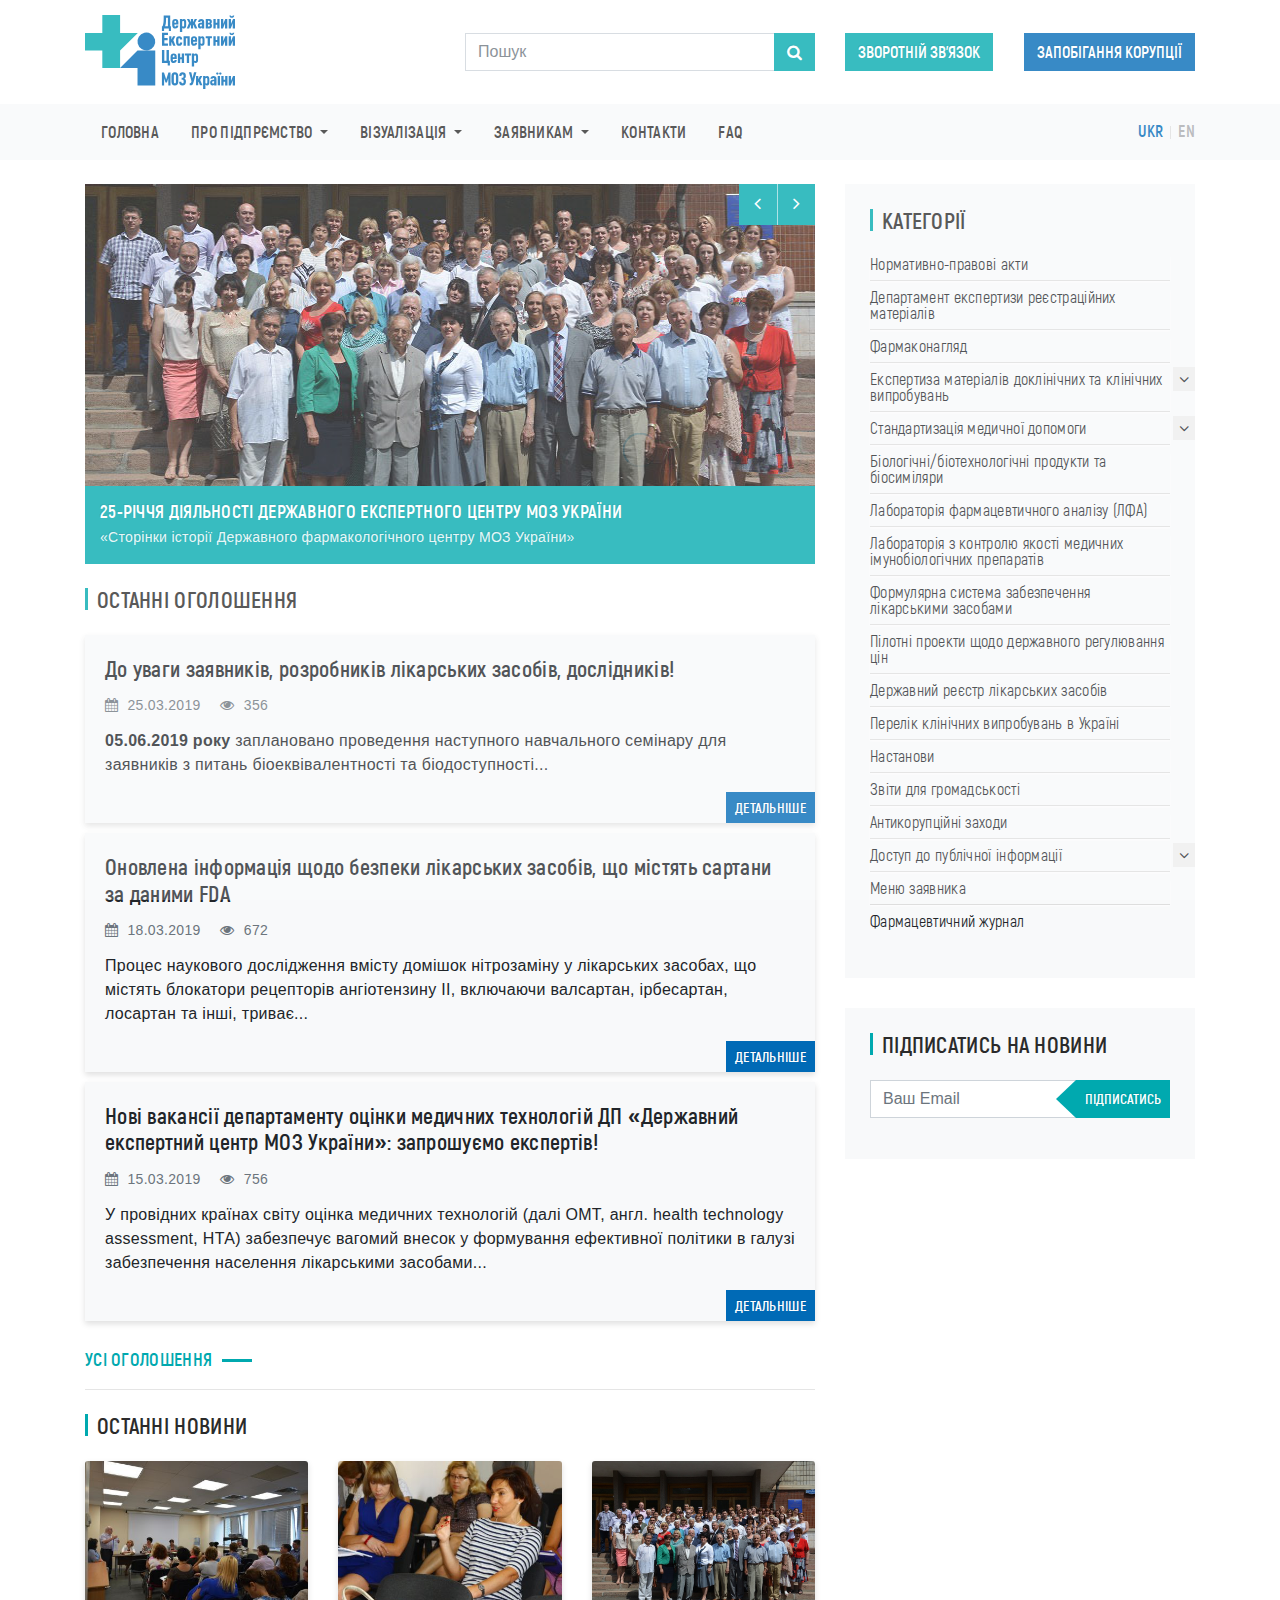
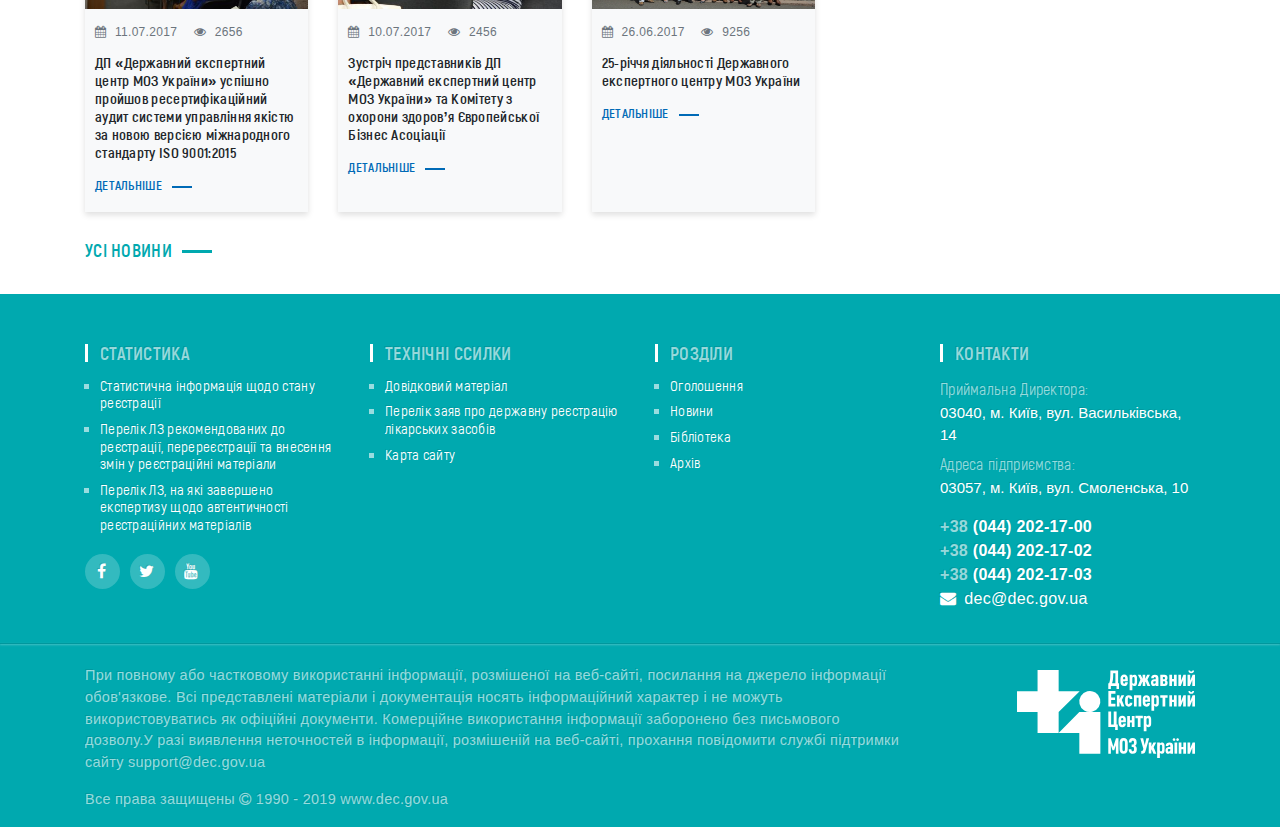
<file: dec/index.html>
<!doctype html>
<html lang="uk">
<head>
  <meta charset="utf-8">
  <meta name="viewport" content="width=device-width, initial-scale=1, shrink-to-fit=no">
  <title>Державний експертний центр Міністерства охорони здоров’я України</title>
  <link href="libs/font-awesome-4.7.0/css/font-awesome.min.css" rel="stylesheet">
  <link href="css/bootstrap/bootstrap.min.css" rel="stylesheet">
  <link href="libs/owl-carousel/owl.carousel.css" rel="stylesheet">
  <link href="libs/owl-carousel/owl.transitions.css" rel="stylesheet">
  <link href="libs/Magnific-Popup/magnific-popup.css" rel="stylesheet">
  <link href="libs/scroll/css/style.css" rel="stylesheet">
  <link href="fonts/akrobat/akrobat.css" rel="stylesheet">
  <link href="css/style.css" rel="stylesheet">

</head>
<body>
  <div id="preloader">
    <div class="preloader4"></div>
  </div>
  <header>
    <div class="container">
      <div class="row">
        <div class="col-xl-4 col-lg-4 col-md-12">
          <a href="/" class="logo">
		        <img src="img/logo_1.svg" class="img-fluid" alt="logo">
          </a>
        </div>
        <div class="col-xl-4 col-lg-4 col-md-6 col-sm-5 d-flex align-items-center">
          <div class="search">
            <form>
                <div class="form-group">
                  <input type="text" class="form-control" placeholder="Пошук" name="search">
                  <button type="submit" name="submitSearch" class="btn btn-info"><i class="fa fa-search" aria-hidden="true"></i></button>
                </div>
            </form>
          </div>
        </div>
        <div class="col-xl-4 col-lg-4 col-md-6 col-sm-7 d-flex justify-content-between align-items-center header_button">
          <button class="btn btn-info" data-toggle="modal" data-target="#feedback">Зворотній зв'язок</button>
          <button class="btn btn-primary" data-toggle="modal" data-target="#corruption">Запобігання корупції</button>
        </div>
      </div>
    </div>
  </header>
  <nav id="nav-menu" class="navbar navbar-expand-lg navbar-light bg-light">
    <div class="container">
      <a class="navbar-brand" href="/">
	    <img src="img/logotip.svg" class="img-fluid" alt="logo">
	  </a>
      <button class="navbar-toggler" type="button" data-toggle="collapse" data-target="#navbarCollapse" aria-controls="navbarCollapse" aria-expanded="false" aria-label="Toggle navigation">
        <i class="fa fa-bars" aria-hidden="true"></i>
      </button>
      <div class="collapse navbar-collapse" id="navbarCollapse">
        <ul class="navbar-nav mr-auto">
          <li class="nav-item">
            <a class="nav-link" href="index.html">Головна</a>
          </li>
          <li class="nav-item dropdown">
            <a class="nav-link dropdown-toggle" href="#" role="button" data-toggle="dropdown" aria-haspopup="true" aria-expanded="false">
              Про підпрємство
            </a>
            <div class="dropdown-menu">
              <a class="dropdown-item" href="page.html">Державний експертний центр</a>
              <a class="dropdown-item" href="page.html">Історія</a>
              <a class="dropdown-item" href="page.html">Графік прийому громадян</a>
              <a class="dropdown-item" href="page.html">ISO 9001:2015</a>
              <a class="dropdown-item" href="page.html">25-річчя діяльності ДЕЦ</a>
            </div>
          </li>
          <li class="nav-item dropdown">
            <a class="nav-link dropdown-toggle" href="#" role="button" data-toggle="dropdown" aria-haspopup="true" aria-expanded="false">
              Візуалізація
            </a>
            <div class="dropdown-menu">
              <a class="dropdown-item" href="#">Візуалізація</a>
              <a class="dropdown-item" href="#">Зразок листа-запиту на доступ до візуалізації</a>
              <a class="dropdown-item" href="#">Зразок довіренності від заявника</a>
            </div>
          </li>
          <li class="nav-item dropdown">
            <a class="nav-link dropdown-toggle" href="#" role="button" data-toggle="dropdown" aria-haspopup="true" aria-expanded="false">
              Заявникам
            </a>
            <div class="dropdown-menu">
              <a class="dropdown-item" href="#">Візуалізація</a>
              <a class="dropdown-item" href="#">Консультація</a>
            </div>
          </li>
          <li class="nav-item">
            <a class="nav-link" href="contact.html">Контакти</a>
          </li>
          <li class="nav-item">
            <a class="nav-link" href="#">FAQ</a>
          </li>
        </ul>
        <div class="lang">
          <ul class="d-flex">
            <li class="lang-item current-lang"><a hreflang="uk-UK" href="#" lang="uk-UK">UKR</a></li>
            <li class="lang-item"><a hreflang="en-US" href="#" lang="en-US">EN</a></li>
          </ul>
        </div>
      </div>
    </div>
  </nav>
  <main>
    <div class="container">
      <div class="row mt-4">
        <div class="col-xl-8 col-lg-8 col-md-12">
          <div class="home-carusel owl-carousel owl-theme">
            <div class="item">
              <img src="img/slider/25.jpg" class="img-fluid" alt="">
              <div class="bg-img">
                <h3>25-річчя діяльності Державного експертного центру МОЗ України</h3>
                <p>«Сторінки історії Державного фармакологічного центру МОЗ України»</p>
              </div>
            </div>
            <div class="item">
              <img src="img/slider/sl-02.jpg" class="img-fluid" alt="">
              <div class="bg-img">
                <h3>25-річчя діяльності Державного експертного центру МОЗ України</h3>
                <p>«Сторінки історії Державного фармакологічного центру МОЗ України»</p>
              </div>
            </div>
            <div class="item">
              <img src="img/slider/sl-03.jpg" class="img-fluid" alt="">
              <div class="bg-img">
                <h3>25-річчя діяльності Державного експертного центру МОЗ України</h3>
                <p>«Сторінки історії Державного фармакологічного центру МОЗ України»</p>
              </div>
            </div>
          </div>
          <div class="announcement mt-4">
            <span class="title-text">Останні Оголошення</span>
            <div class="cart">
              <div class="card-body">
                <h5 class="card-title">До уваги заявників, розробників лікарських засобів, дослідників!</h5>
                <div class="meta-data text-muted">
                  <span><i class="fa fa-calendar" aria-hidden="true"></i> 25.03.2019</span>
                  <span><i class="fa fa-eye" aria-hidden="true"></i> 356</span>
                </div>
                <p class="card-text"><strong>05.06.2019 року</strong> заплановано проведення наступного навчального семінару для заявників з питань біоеквівалентності та біодоступності...</p>
                <a href="announcement-page.html" class="btn btn-primary btn-sm">Детальніше</a>
              </div>
            </div>
            <div class="cart">
              <div class="card-body">
                <h5 class="card-title">Оновлена інформація щодо безпеки лікарських засобів, що містять сартани за даними FDA</h5>
                <div class="meta-data text-muted">
                  <span><i class="fa fa-calendar" aria-hidden="true"></i> 18.03.2019</span>
                  <span><i class="fa fa-eye" aria-hidden="true"></i> 672</span>
                </div>
                <p class="card-text">Процес наукового дослідження вмісту домішок нітрозаміну у лікарських засобах, що містять блокатори рецепторів ангіотензину II, включаючи валсартан, ірбесартан, лосартан та інші, триває...</p>
                <a href="announcement-page.html" class="btn btn-primary btn-sm">Детальніше</a>
              </div>
            </div>
            <div class="cart">
              <div class="card-body">
                <h5 class="card-title">Нові вакансії департаменту оцінки медичних технологій ДП «Державний експертний центр МОЗ України»: запрошуємо експертів!</h5>
                <div class="meta-data text-muted">
                  <span><i class="fa fa-calendar" aria-hidden="true"></i> 15.03.2019</span>
                  <span><i class="fa fa-eye" aria-hidden="true"></i> 756</span>
                </div>
                <p class="card-text">У провідних країнах світу оцінка медичних технологій (далі ОМТ, англ. health technology assessment, НТА) забезпечує вагомий внесок у формування ефективної політики в галузі забезпечення населення лікарськими засобами...</p>
                <a href="announcement-page.html" class="btn btn-primary btn-sm">Детальніше</a>
              </div>
            </div>
            <a href="announcement.html" class="title-link">Усі Оголошення</a>
          </div>
          <hr>
          <div class="home-news mt-4">
            <span class="title-text">Останні Новини</span>
            <div class="row">
              <div class="col-xl-4 col-lg-4 col-md-4 col-sm-12 d-flex flex-wrap">
                <div class="cart">
                  <a href="news-page.html" class="wrap-img">
                    <img src="img/images/img-0003.jpg" class="card-img-top" alt="">
                  </a>
                  <div class="card-body">
                    <div class="meta-data text-muted">
                      <span><i class="fa fa-calendar" aria-hidden="true"></i> 11.07.2017</span>
                      <span><i class="fa fa-eye" aria-hidden="true"></i> 2656</span>
                    </div>
                    <h5 class="card-title">ДП «Державний експертний центр МОЗ України» успішно пройшов ресертифікаційний аудит системи управління якістю за новою версією міжнародного стандарту ISO 9001:2015</h5>
                    <a href="news-page.html" class="title-link">Детальніше</a>
                  </div>
                </div>
              </div>
              <div class="col-xl-4 col-lg-4 col-md-4 col-sm-12 d-flex flex-wrap">
                <div class="cart">
                  <a href="news-page.html" class="wrap-img">
                    <img src="img/images/img-0002.jpg" class="card-img-top" alt="">
                  </a>
                  <div class="card-body">
                    <div class="meta-data text-muted">
                      <span><i class="fa fa-calendar" aria-hidden="true"></i> 10.07.2017</span>
                      <span><i class="fa fa-eye" aria-hidden="true"></i> 2456</span>
                    </div>
                    <h5 class="card-title">Зустріч представників ДП «Державний експертний центр МОЗ України» та Комітету з охорони здоров’я Європейської Бізнес Асоціації</h5>
                    <a href="news-page.html" class="title-link">Детальніше</a>
                  </div>
                </div>
              </div>
              <div class="col-xl-4 col-lg-4 col-md-4 col-sm-12 d-flex flex-wrap">
                <div class="cart">
                  <a href="#" class="wrap-img">
                    <img src="img/images/img-0001.jpg" class="card-img-top" alt="">
                  </a>
                  <div class="card-body">
                    <div class="meta-data text-muted">
                      <span><i class="fa fa-calendar" aria-hidden="true"></i> 26.06.2017</span>
                      <span><i class="fa fa-eye" aria-hidden="true"></i> 9256</span>
                    </div>
                    <h5 class="card-title">25-річчя діяльності Державного експертного центру МОЗ України</h5>
                    <a href="#" class="title-link">Детальніше</a>
                  </div>
                </div>
              </div>
              <div class="col-12">
                <a href="news.html" class="title-link">Усі Новини</a>
              </div>
            </div>
          </div>
        </div>
        <div class="col-xl-4 col-lg-4 col-md-12 mb-5">
          <aside>
            <span class="title-text">Категорії</span>
            <ul>
              <li><a href="#">Нормативно-правові акти</a></li>
              <li><a href="#">Департамент експертизи реєстраційних матеріалів </a></li>
              <li><a href="#">Фармаконагляд</a></li>
              <li><a href="#" class="dropdown_toggle">Експертиза матеріалів доклінічних та клінічних випробувань</a>
                <ul class="dropdown_menu">
                  <li><a href="#">Законодавство України про доклінічні та клінічні випробування</a></li>
                  <li><a href="#">Методичні рекомендації щодо проведення доклінічних та клінічних випробувань</a></li>
                  <li><a href="#">Актуальна інформація</a></li>
                  <li><a href="#">Участь співробітників Департаменту у тематичних міжнародних конференціях</a></li>
                  <li><a href="#">Інформація щодо місць проведення клінічних випробувань </a></li>
                  <li><a href="#">Перелік протоколів клінічних випробувань лікарських засобів</a></li>
                  <li><a href="#">Накази МОЗ України «Про проведення КВ»</a></li>
                  <li><a href="#">Реєстр клінічних випробувань лікарських засобів</a></li>
                </ul>
              </li>
              <li><a href="#" class="dropdown_toggle">Стандартизація медичної допомоги</a>
                <ul class="dropdown_menu">
                  <li><a href="#">Департамент стандартизації медичних послуг</a></li>
                  <li><a href="#">РЕЄСТР медико-технологічних документів (перейти на сайт)</a></li>
                  <li><a href="#">Стан затвердження медико-технологічних документів</a></li>
                </ul>
              </li>
              <li><a href="#">Біологічні/біотехнологічні продукти та біосиміляри</a></li>
              <li><a href="#">Лабораторія фармацевтичного аналізу (ЛФА)</a></li>
              <li><a href="#">Лабораторія з контролю якості медичних імунобіологічних препаратів</a></li>
              <li><a href="#">Формулярна система забезпечення лікарськими засобами </a></li>
              <li><a href="#">Пілотні проекти щодо державного регулювання цін </a></li>
              <li><a href="#">Державний реєстр лікарських засобів</a></li>
              <li><a href="#">Перелік клінічних випробувань в Україні</a></li>
              <li><a href="#">Настанови</a></li>
              <li><a href="#">Звіти для громадськості</a></li>
              <li><a href="#">Антикорупційні заходи</a></li>
              <li><a href="#" class="dropdown_toggle">Доступ до публічної інформації</a>
                <ul class="dropdown_menu">
                  <li><a href="#">Дані про надання публічної інформації</a></li>
                  <li><a href="#">Найбільш запитувана інформація</a></li>
                  <li><a href="#">Порядок оскарження</a></li>
                  <li><a href="#">Звіти про виконання фінансового плану</a></li>
                </ul>
              </li>
              <li><a href="#">Меню заявника</a></li>
              <li><a href="#">Фармацевтичний журнал</a></li>
            </ul>
          </aside>
          <div class="newsletter">
            <span class="title-text">Підписатись на новини</span>
            <form>
                <div class="form-group">
                  <input type="text" class="form-control input-md" placeholder="Ваш Email" name="email">
                  <button type="submit" name="submitNewsletter" class="btn btn-info btn-sm">Підписатись</button>
                </div>
            </form>
          </div>
        </div>
      </div>
    </div>
  </main>

  <footer>
    <div class="container">
      <div class="row">
        <div class="col-xl-3 col-lg-3 col-md-6 col-sm-12 col-12">
          <span class="footer_title">Статистика</span>
          <ul>
            <li><a href="#">Статистична інформація щодо стану реєстрації</a></li>
            <li><a href="#">Перелік ЛЗ рекомендованих до реєстрації, перереєстрації та внесення змін у реєстраційні матеріали</a></li>
            <li><a href="#">Перелік ЛЗ, на які завершено експертизу щодо автентичності реєстраційних матеріалів</a></li>
          </ul>
          <div class="social">
            <a href="#" rel="nofollow noopener" target="_blank"><i class="fa fa-facebook" aria-hidden="true"></i></a>
            <a href="#" rel="nofollow noopener" target="_blank"><i class="fa fa-twitter" aria-hidden="true"></i></a>
            <a href="#" rel="nofollow noopener" target="_blank"><i class="fa fa-youtube" aria-hidden="true"></i></a>
          </div>
        </div>
        <div class="col-xl-3 col-lg-3 col-md-6 col-sm-12 col-12">
          <span class="footer_title">Технічні ссилки</span>
          <ul>
            <li><a href="#">Довідковий матеріал</a></li>
            <li><a href="#">Перелік заяв про державну реєстрацію лікарських засобів</a></li>
            <li><a href="#">Карта сайту</a></li>
          </ul>
        </div>
        <div class="col-xl-3 col-lg-3 col-md-6 col-sm-12 col-12">
          <span class="footer_title">Розділи</span>
          <ul>
            <li><a href="#">Оголошення</a></li>
            <li><a href="#">Новини</a></li>
            <li><a href="#">Бібліотека</a></li>
            <li><a href="#">Архів</a></li>
          </ul>
        </div>
        <div class="col-xl-3 col-lg-3 col-md-6 col-sm-12 col-12">
          <span class="footer_title">Контакти</span>
          <div class="footer_contact">
            <address>
              <span>Приймальна Директора:</span>
              <p class="text">03040, м. Київ, вул. Васильківська, 14</p>
              <span>Адреса підприємства:</span>
              <p class="text">03057, м. Київ, вул. Смоленська, 10</p>
            </address>
            <div class="text_phon">
              <p class="phon"><a href="tel:+380442021700"><span>+38</span> (044) 202-17-00</a></p>
              <p class="phon"><a href="tel:+380442021702"><span>+38</span> (044) 202-17-02</a></p>
              <p class="phon"><a href="tel:+380442021703"><span>+38</span> (044) 202-17-03</a></p>
              <p class="email"><a href="mailto:dec@dec.gov.ua"><i class="fa fa-envelope mr-2"></i>dec@dec.gov.ua</a></p>
            </div>
          </div>
        </div>
      </div>
    </div>
    <hr class="footer_hr">
    <div class="copirayt container">
      <div class="row">
        <div class="col-xl-9 col-lg-9 col-md-12 col-sm-12">
          <p>При повному або частковому використанні інформації, розмішеної на веб-сайті, посилання на джерело інформації обов'язкове. Всі представлені матеріали і документація носять інформаційний характер і не можуть використовуватись як офіційні документи. Комерційне використання інформації заборонено без письмового дозволу.У разі виявлення неточностей в інформації, розмішеній на веб-сайті, прохання повідомити службі підтримки сайту support@dec.gov.ua</p>
          <p>Все права защищены <span><i class="fa fa-copyright"></i></span> 1990 - 2019 www.dec.gov.ua</p>
        </div>
        <div class="col-xl-3 col-lg-3 col-md-12 col-sm-12 d-flex justify-content-lg-end justify-content-md-center justify-content-sm-center justify-content-center align-items-start">
		      <img src="img/logo_wite.svg" class="img-fluid" alt="logo">
        </div>
      </div>
    </div>
  </footer>
  <div id="scroll">
    <a class="scrollup"></a>
  </div>
  <!-- feedback -->
  <div class="modal fade" id="feedback" tabindex="-1" role="dialog" aria-labelledby="myModalLabel" aria-hidden="true">
      <div class="modal-dialog text-center">
          <div class="modal-content">
              <div class="modal-header d-block">
                  <button type="button" class="close" data-dismiss="modal" aria-hidden="true">&times;</button>
                  <h4 class="modal-title">Зворотній зв'язок</h4>
              </div>
              <div class="modal-body">
                  <form action="" method="post" class="ajax_form af_example">
                    <div class="form-group">
                      <input type="text" class="form-control" placeholder="Ваше ім'я" name="name" required>
                      <span class="required">*</span>
                    </div>
                    <div class="form-group">
                      <input type="text" class="form-control" placeholder="Ваш email" name="email" required>
                      <span class="required">*</span>
                    </div>
                    <div class="form-group">
                      <input type="text" class="form-control" placeholder="Ваш телефон" name="phone">
                    </div>
                    <div class="form-group">
                      <textarea class="form-control" placeholder="Ваше повідомлення" rows="3"></textarea>
                    </div>
                    <button type="submit" class="btn btn-info mb-2">Відправити</button>
                  </form>
              </div>
          </div>
      </div>
  </div>
  <!-- corruption -->
  <div class="modal fade" id="corruption" tabindex="-1" role="dialog" aria-labelledby="myModalLabel" aria-hidden="true">
      <div class="modal-dialog text-center">
          <div class="modal-content">
            <div class="modal-header d-block">
              <button type="button" class="close" data-dismiss="modal" aria-hidden="true">&times;</button>
              <h4 class="modal-title">Запобігання корупції</h4>
            </div>
            <div class="modal-body">
              <img src="img/images/img338.jpg" class="img-fluid" alt="corruption">
            </div>
         </div>
      </div>
  </div>

<script src="js/jquery-3.3.1.min.js"></script>
<script src="js/jquery-migrate-3.0.1.min.js"></script>
<script src="js/bootstrap/bootstrap.bundle.min.js"></script>
<script src="libs/owl-carousel/owl.carousel.min.js"></script>
<script src="libs/Magnific-Popup/jquery.magnific-popup.min.js"></script>
<script src="libs/scroll/scrollup.js"></script>
<script src="js/castom.js"></script>

</body>
</html>
</file>
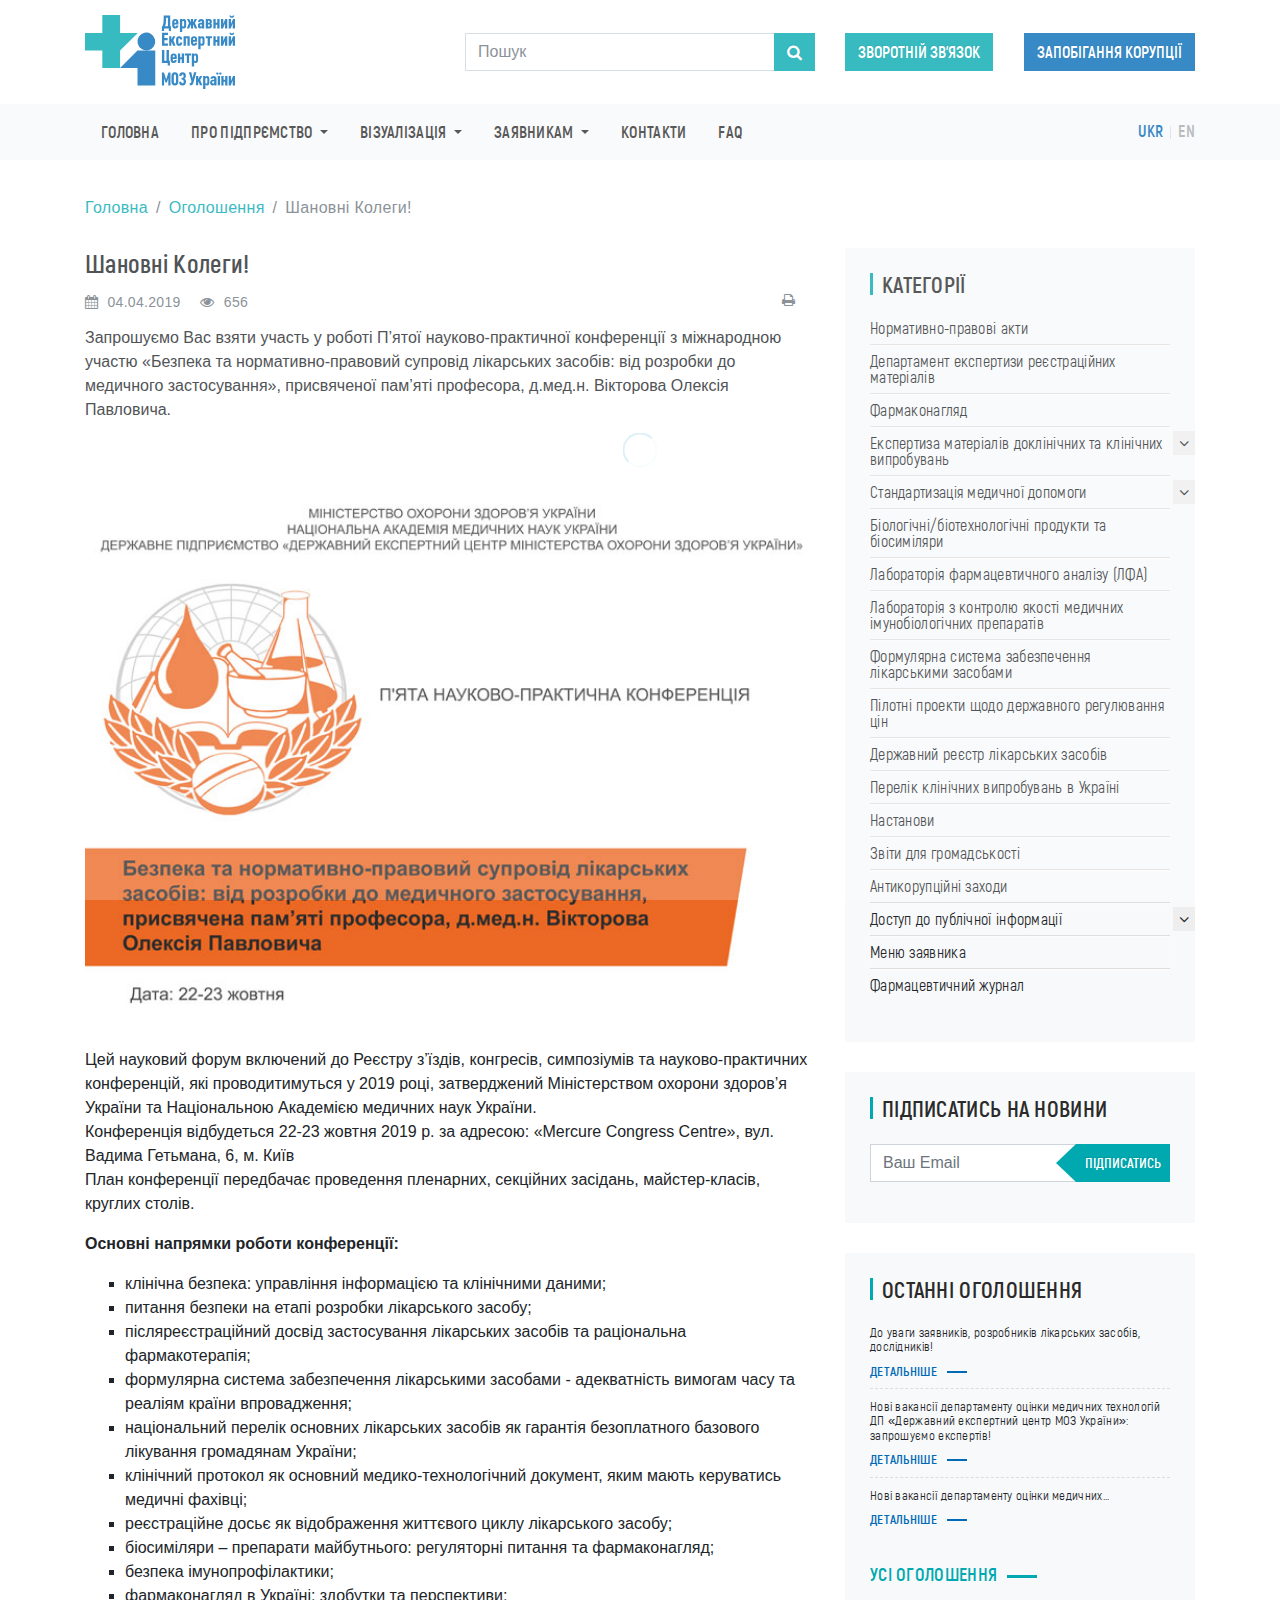
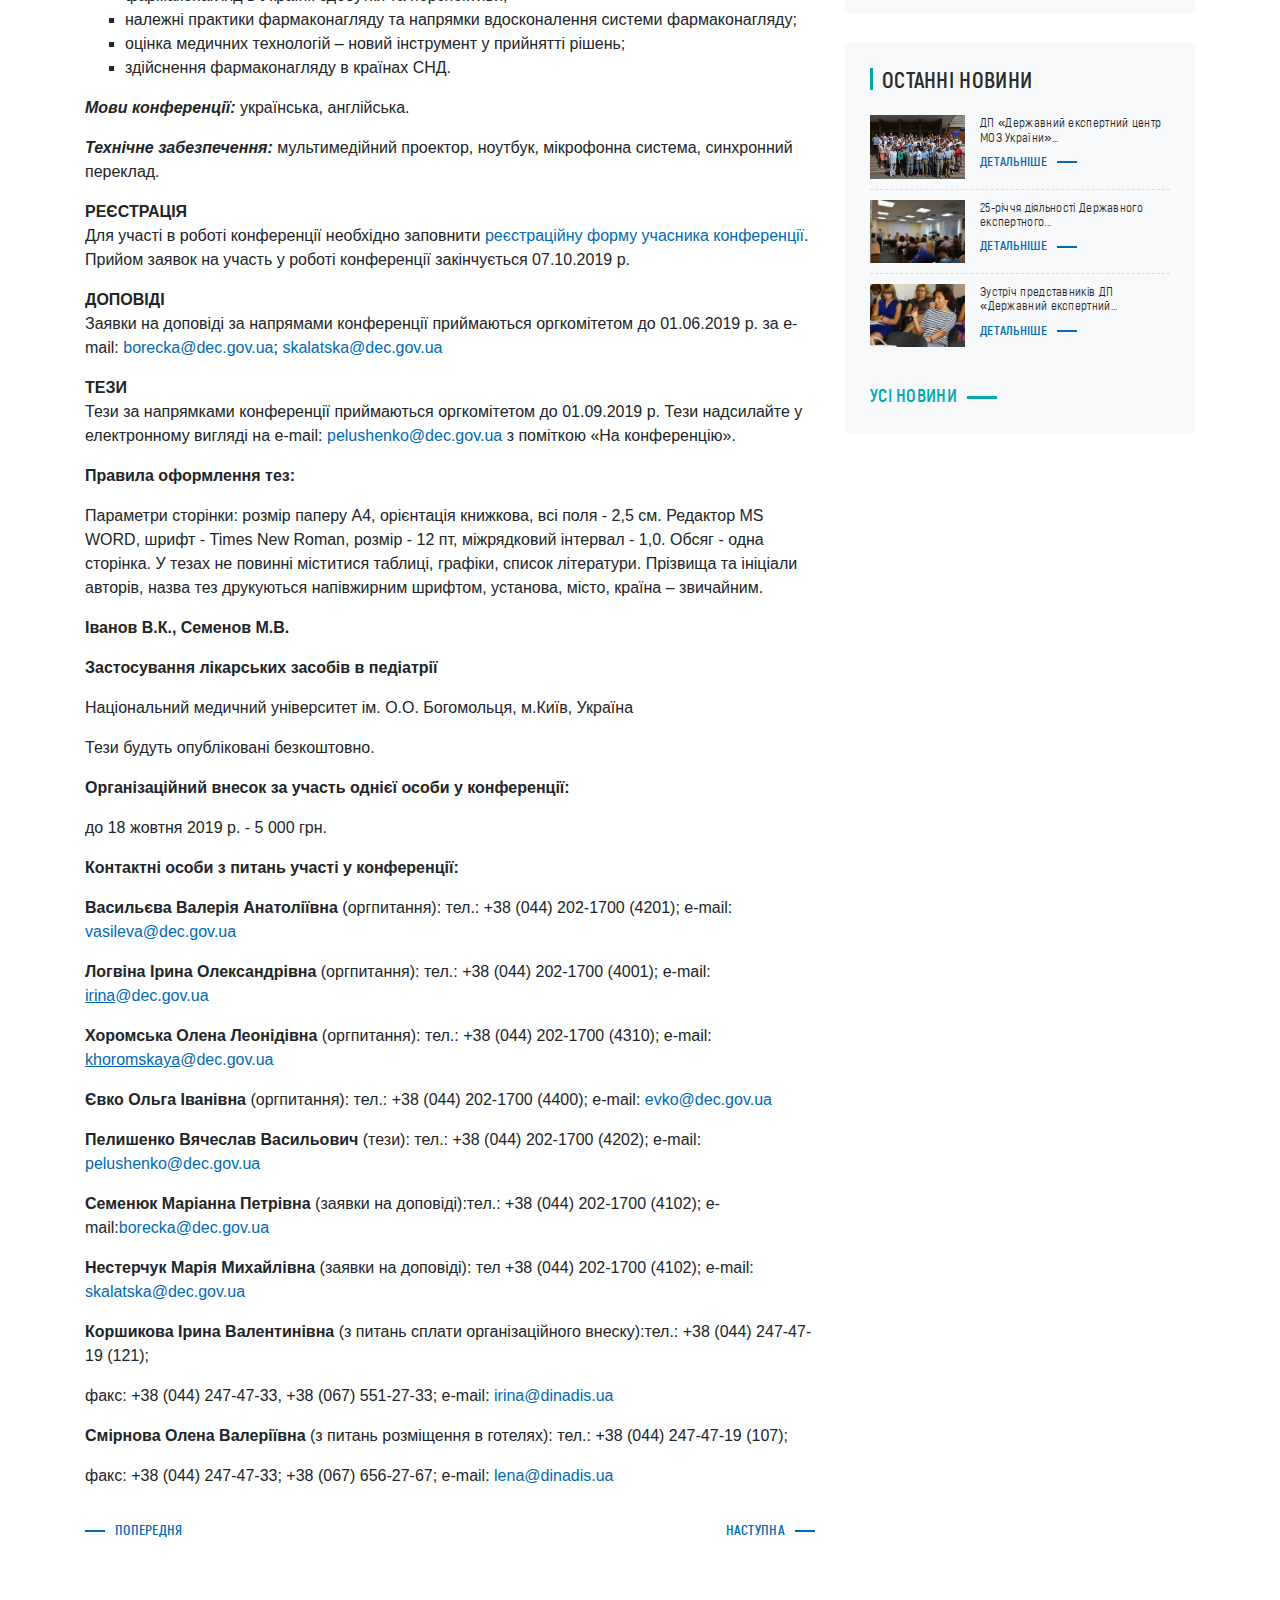
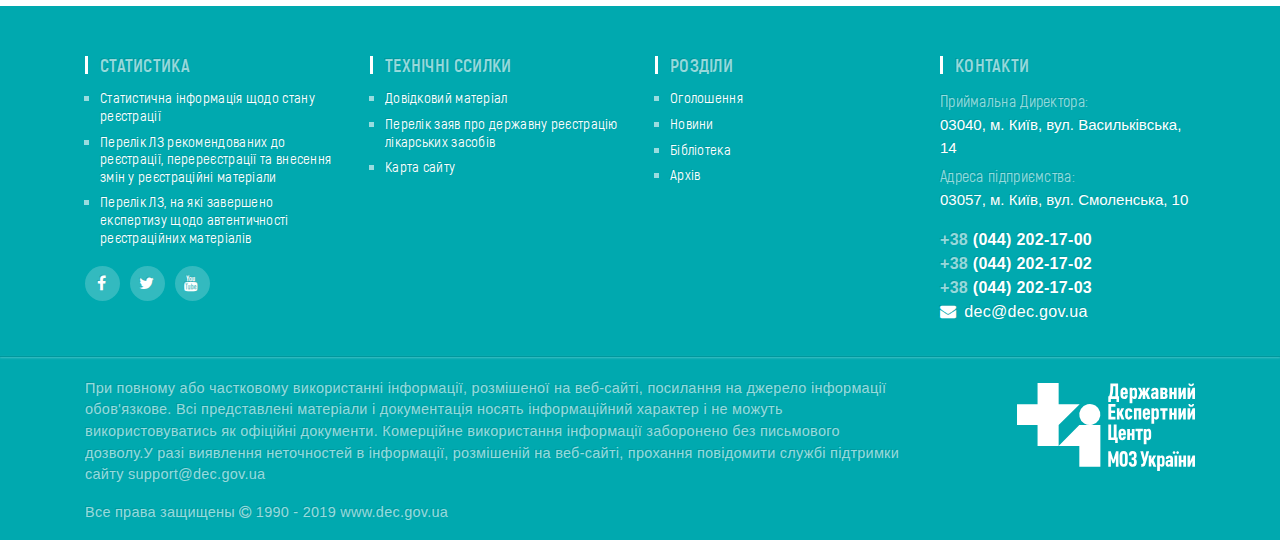
<file: dec/announcement-page.html>
<!doctype html>
<html lang="uk">
<head>
  <meta charset="utf-8">
  <meta name="viewport" content="width=device-width, initial-scale=1, shrink-to-fit=no">
  <title>Державний експертний центр Міністерства охорони здоров’я України</title>
  <link href="libs/font-awesome-4.7.0/css/font-awesome.min.css" rel="stylesheet">
  <link href="css/bootstrap/bootstrap.min.css" rel="stylesheet">
  <link href="libs/owl-carousel/owl.carousel.css" rel="stylesheet">
  <link href="libs/owl-carousel/owl.transitions.css" rel="stylesheet">
  <link href="libs/Magnific-Popup/magnific-popup.css" rel="stylesheet">
  <link href="libs/scroll/css/style.css" rel="stylesheet">
  <link href="fonts/akrobat/akrobat.css" rel="stylesheet">
  <link href="css/style.css" rel="stylesheet">

</head>
<body>
  <div id="preloader">
    <div class="preloader4"></div>
  </div>
  <header>
    <div class="container">
      <div class="row">
        <div class="col-xl-4 col-lg-4 col-md-12">
          <a href="/" class="logo">
            <img src="img/logo_1.svg" class="img-fluid" alt="logo">
          </a>
        </div>
        <div class="col-xl-4 col-lg-4 col-md-6 col-sm-5 d-flex align-items-center">
          <div class="search">
            <form>
                <div class="form-group">
                  <input type="text" class="form-control" placeholder="Пошук" name="search">
                  <button type="submit" name="submitSearch" class="btn btn-info"><i class="fa fa-search" aria-hidden="true"></i></button>
                </div>
            </form>
          </div>
        </div>
        <div class="col-xl-4 col-lg-4 col-md-6 col-sm-7 d-flex justify-content-between align-items-center header_button">
          <button class="btn btn-info" data-toggle="modal" data-target="#feedback">Зворотній зв'язок</button>
          <button class="btn btn-primary" data-toggle="modal" data-target="#corruption">Запобігання корупції</button>
        </div>
      </div>
    </div>
  </header>
  <nav id="nav-menu" class="navbar navbar-expand-lg navbar-light bg-light">
    <div class="container">
      <a class="navbar-brand" href="#">
	    <img src="img/logotip.svg" class="img-fluid" alt="logo">
	  </a>
      <button class="navbar-toggler" type="button" data-toggle="collapse" data-target="#navbarCollapse" aria-controls="navbarCollapse" aria-expanded="false" aria-label="Toggle navigation">
        <i class="fa fa-bars" aria-hidden="true"></i>
      </button>
      <div class="collapse navbar-collapse" id="navbarCollapse">
        <ul class="navbar-nav mr-auto">
          <li class="nav-item">
            <a class="nav-link" href="index.html">Головна</a>
          </li>
          <li class="nav-item dropdown">
            <a class="nav-link dropdown-toggle" href="#" role="button" data-toggle="dropdown" aria-haspopup="true" aria-expanded="false">
              Про підпрємство
            </a>
            <div class="dropdown-menu">
              <a class="dropdown-item" href="#">Державний експертний центр</a>
              <a class="dropdown-item" href="#">Історія</a>
              <a class="dropdown-item" href="#">Графік прийому громадян</a>
              <a class="dropdown-item" href="#">ISO 9001:2015</a>
              <a class="dropdown-item" href="#">25-річчя діяльності ДЕЦ</a>
            </div>
          </li>
          <li class="nav-item dropdown">
            <a class="nav-link dropdown-toggle" href="#" role="button" data-toggle="dropdown" aria-haspopup="true" aria-expanded="false">
              Візуалізація
            </a>
            <div class="dropdown-menu">
              <a class="dropdown-item" href="#">Візуалізація</a>
              <a class="dropdown-item" href="#">Зразок листа-запиту на доступ до візуалізації</a>
              <a class="dropdown-item" href="#">Зразок довіренності від заявника</a>
            </div>
          </li>
          <li class="nav-item dropdown">
            <a class="nav-link dropdown-toggle" href="#" role="button" data-toggle="dropdown" aria-haspopup="true" aria-expanded="false">
              Заявникам
            </a>
            <div class="dropdown-menu">
              <a class="dropdown-item" href="#">Візуалізація</a>
              <a class="dropdown-item" href="#">Консультація</a>
            </div>
          </li>
          <li class="nav-item">
            <a class="nav-link" href="#">Контакти</a>
          </li>
          <li class="nav-item">
            <a class="nav-link" href="#">FAQ</a>
          </li>
        </ul>
        <div class="lang">
          <ul class="d-flex">
            <li class="lang-item current-lang"><a hreflang="uk-UK" href="#" lang="uk-UK">UKR</a></li>
            <li class="lang-item"><a hreflang="en-US" href="#" lang="en-US">EN</a></li>
          </ul>
        </div>
      </div>
    </div>
  </nav>
  <div class="container">
    <div class="row">
      <div class="col-12">
        <ul class="breadcrumb mt-4">
          <li class="breadcrumb-item"><a href="index.html">Головна</a></li>
          <li class="breadcrumb-item"><a href="announcement.html">Оголошення</a></li>
          <li class="breadcrumb-item active">Шановні Колеги!</li>
        </ul>
      </div>
    </div>
  </div>
  <main class="mb-5">
    <div class="container">
      <div class="row">
        <div class="col-xl-8 col-lg-8 col-md-12">
          <article class="announcement-page">
            <h1 class="card-title">Шановні Колеги!</h1>
            <div class="meta-data text-muted">
              <span><i class="fa fa-calendar" aria-hidden="true"></i> 04.04.2019</span>
              <span><i class="fa fa-eye" aria-hidden="true"></i> 656</span>
              <span class="print"><a href="#" title="Друк"> <i class="fa fa-print" aria-hidden="true"></i></a></span>
            </div>
            <div class="announcement-text">
              <p>Запрошуємо Вас взяти участь у роботі  П’ятої науково-практичної конференції з міжнародною участю «Безпека та нормативно-правовий супровід лікарських засобів: від розробки до медичного застосування», присвяченої пам’яті професора, д.мед.н. Вікторова Олексія Павловича.</p>
              <img src="img/images/1-ua.jpg" class="img-fluid" alt="">
              <p>Цей науковий форум включений до Реєстру з’їздів, конгресів, симпозіумів та науково-практичних конференцій, які проводитимуться у 2019 році, затверджений Міністерством охорони здоров’я України та Національною Академією медичних наук України.<br>
              Конференція відбудеться 22-23 жовтня 2019 р. за адресою: «Mercure Congress Centre», вул. Вадима Гетьмана, 6, м. Київ<br>
              План конференції передбачає проведення пленарних, секційних засідань, майстер-класів, круглих столів.</p>
              <p><strong>Основні напрямки роботи конференції:</strong></p>
              <ul>
                <li>клінічна безпека: управління інформацією та клінічними даними;</li>
                <li>питання безпеки на етапі розробки лікарського засобу;</li>
                <li>післяреєстраційний досвід застосування лікарських засобів та раціональна фармакотерапія;</li>
                <li>формулярна система забезпечення лікарськими засобами - адекватність вимогам часу та реаліям країни впровадження;</li>
                <li>національний перелік основних лікарських засобів як гарантія безоплатного базового лікування громадянам України;</li>
                <li>клінічний протокол як основний медико-технологічний документ, яким мають керуватись медичні фахівці;</li>
                <li>реєстраційне досьє як відображення життєвого циклу лікарського засобу;</li>
                <li>біосиміляри – препарати майбутнього: регуляторні питання та фармаконагляд; </li>
                <li>безпека імунопрофілактики;</li>
                <li>фармаконагляд в Україні: здобутки та перспективи;</li>
                <li>належні практики фармаконагляду та напрямки вдосконалення системи фармаконагляду;</li>
                <li>оцінка медичних технологій – новий інструмент у прийнятті рішень;</li>
                <li>здійснення фармаконагляду в країнах СНД.</li>
              </ul>
              <p><strong><em>Мови конференції:</em></strong> українська, англійська.</p>
              <p><strong><em>Технічне забезпечення:</em></strong> мультимедійний проектор, ноутбук, мікрофонна система, синхронний переклад.</p>
              <p><strong>РЕЄСТРАЦІЯ</strong>
              <br>Для участі в роботі конференції необхідно заповнити <a href="https://docs.google.com/forms/d/e/1FAIpQLSeTZapt_hPgCnDY202lvdcdrNnku3UylnqDhQgdevLlM0deuw/viewform?usp=sf_link">реєстраційну форму учасника конференції</a>. Прийом заявок на участь у роботі конференції закінчується 07.10.2019 р.</p>
              <p><strong>ДОПОВІДІ</strong>
              <br>Заявки на доповіді за напрямами конференції приймаються оргкомітетом до 01.06.2019 р. за e-mail: <a href="mailto:pelushenko@dec.gov.ua">borecka@dec.gov.ua</a>; <a href="mailto:skalatska@dec.gov.ua">skalatska@dec.gov.ua</a></p>
              <p><strong>ТЕЗИ</strong>
              <br>Тези за напрямками конференції приймаються оргкомітетом до 01.09.2019 р. Тези надсилайте у електронному вигляді на e-mail: <a href="mailto:pelushenko@dec.gov.ua">pelushenko@dec.gov.ua</a> з поміткою «На конференцію».</p>
              <p><strong>Правила оформлення тез:</strong></p>
              <p>Параметри сторінки: розмір паперу А4, орієнтація книжкова, всі поля - 2,5 см. Редактор MS WORD, шрифт - Times New Roman, розмір - 12 пт, міжрядковий інтервал - 1,0. Обсяг - одна сторінка. У тезах не повинні міститися таблиці, графіки, список літератури. Прізвища та ініціали авторів, назва тез друкуються напівжирним шрифтом, установа, місто, країна – звичайним.</p>
              <p><strong>Іванов В.К., Семенов М.В.</strong></p>
              <p><strong>Застосування лікарських засобів в педіатрії</strong></p>
              <p>Національний медичний університет ім. О.О. Богомольця, м.Київ, Україна</p>
              <p>Тези будуть опубліковані безкоштовно.</p>
              <p><strong>Організаційний внесок за участь однієї особи у конференції:</strong></p>
              <p>до 18 жовтня 2019 р. - 5 000 грн.</p>
              <p><strong>Контактні особи з питань участі у конференції:</strong></p>
              <p><strong>Васильєва Валерія Анатоліївна</strong> (оргпитання): тел.: +38 (044) 202-1700 (4201); e-mail: <a href="mailto:vasileva@dec.gov.ua">vasileva@dec.gov.ua</a></p>
              <p><strong>Логвіна Ірина Олександрівна</strong> (оргпитання): тел.: +38 (044) 202-1700 (4001); e-mail: <a href="mailto:irina@dec.gov.ua"><u>irina</u>@dec.gov.ua</a></p>
              <p><strong>Хоромська Олена Леонідівна</strong> (оргпитання): тел.: +38 (044) 202-1700 (4310); e-mail: <a title="khoromskaya@dec.gov.ua" href="mailto:khoromskaya@dec.gov.ua"><u>khoromskaya</u>@dec.gov.ua</a></p>
              <p><strong>Євко Ольга Іванівна </strong>(оргпитання): тел.: +38 (044) 202-1700 (4400); e-mail: <a href="mailto:evko@dec.gov.ua">evko@dec.gov.ua</a></p>
              <p><strong>Пелишенко Вячеслав Васильович</strong> (тези): тел.: +38 (044) 202-1700 (4202); e-mail: <a href="mailto:pelushenko@dec.gov.ua">pelushenko@dec.gov.ua</a></p>
              <p><strong>Семенюк Маріанна Петрівна</strong> (заявки на доповіді):тел.: +38 (044) 202-1700 (4102); e-mail:<a href="mailto:pelushenko@dec.gov.ua">borecka@dec.gov.ua</a></p>
              <p><strong>Нестерчук Марія Михайлівна</strong> (заявки на доповіді): тел +38 (044) 202-1700 (4102); e-mail: <a href="mailto:skalatska@dec.gov.ua">skalatska@dec.gov.ua</a></p>
              <p><strong>Коршикова Ірина Валентинівна</strong> (з питань сплати організаційного внеску):тел.: +38 (044) 247-47-19 (121);</p>
              <p>факс: +38 (044) 247-47-33, +38 (067) 551-27-33; e-mail: <a href="mailto:irina@dinadis.ua">irina@dinadis.ua</a>&nbsp;</p>
              <p><strong>Смірнова Олена Валеріївна</strong> (з питань розміщення в готелях): тел.: +38 (044) 247-47-19 (107);</p>
              <p>факс: +38 (044) 247-47-33; +38 (067) 656-27-67; e-mail: <a href="mailto:lena@dinadis.ua">lena@dinadis.ua</a></p>
            </div>
          </article>
          <ul class="pagenav">
            <li class="prev">
                <a href="#">Попередня</a>
            </li>
            <li class="next">
                <a href="#">Наступна</a>
            </li>
          </ul>
        </div>
        <div class="col-xl-4 col-lg-4 col-md-12 mb-5">
          <aside>
            <span class="title-text">Категорії</span>
            <ul>
              <li><a href="#">Нормативно-правові акти</a></li>
              <li><a href="#">Департамент експертизи реєстраційних матеріалів </a></li>
              <li><a href="#">Фармаконагляд</a></li>
              <li><a href="#" class="dropdown_toggle">Експертиза матеріалів доклінічних та клінічних випробувань</a>
                <ul class="dropdown_menu">
                  <li><a href="#">Законодавство України про доклінічні та клінічні випробування</a></li>
                  <li><a href="#">Методичні рекомендації щодо проведення доклінічних та клінічних випробувань</a></li>
                  <li><a href="#">Актуальна інформація</a></li>
                  <li><a href="#">Участь співробітників Департаменту у тематичних міжнародних конференціях</a></li>
                  <li><a href="#">Інформація щодо місць проведення клінічних випробувань </a></li>
                  <li><a href="#">Перелік протоколів клінічних випробувань лікарських засобів</a></li>
                  <li><a href="#">Накази МОЗ України «Про проведення КВ»</a></li>
                  <li><a href="#">Реєстр клінічних випробувань лікарських засобів</a></li>
                </ul>
              </li>
              <li><a href="#" class="dropdown_toggle">Стандартизація медичної допомоги</a>
                <ul class="dropdown_menu">
                  <li><a href="#">Департамент стандартизації медичних послуг</a></li>
                  <li><a href="#">РЕЄСТР медико-технологічних документів (перейти на сайт)</a></li>
                  <li><a href="#">Стан затвердження медико-технологічних документів</a></li>
                </ul>
              </li>
              <li><a href="#">Біологічні/біотехнологічні продукти та біосиміляри</a></li>
              <li><a href="#">Лабораторія фармацевтичного аналізу (ЛФА)</a></li>
              <li><a href="#">Лабораторія з контролю якості медичних імунобіологічних препаратів</a></li>
              <li><a href="#">Формулярна система забезпечення лікарськими засобами </a></li>
              <li><a href="#">Пілотні проекти щодо державного регулювання цін </a></li>
              <li><a href="#">Державний реєстр лікарських засобів</a></li>
              <li><a href="#">Перелік клінічних випробувань в Україні</a></li>
              <li><a href="#">Настанови</a></li>
              <li><a href="#">Звіти для громадськості</a></li>
              <li><a href="#">Антикорупційні заходи</a></li>
              <li><a href="#" class="dropdown_toggle">Доступ до публічної інформації</a>
                <ul class="dropdown_menu">
                  <li><a href="#">Дані про надання публічної інформації</a></li>
                  <li><a href="#">Найбільш запитувана інформація</a></li>
                  <li><a href="#">Порядок оскарження</a></li>
                  <li><a href="#">Звіти про виконання фінансового плану</a></li>
                </ul>
              </li>
              <li><a href="#">Меню заявника</a></li>
              <li><a href="#">Фармацевтичний журнал</a></li>
            </ul>
          </aside>
          <div class="newsletter">
            <span class="title-text">Підписатись на новини</span>
            <form>
                <div class="form-group">
                  <input type="text" class="form-control input-md" placeholder="Ваш Email" name="email">
                  <button type="submit" name="submitNewsletter" class="btn btn-info btn-sm">Підписатись</button>
                </div>
            </form>
          </div>
          <div class="sidebar-widget">
            <span class="title-text">Останні Оголошення</span>
            <div class="news-sidebar">
                <a href="#" class="title-news-sidebar"><p>До уваги заявників, розробників лікарських засобів, дослідників!</p></a>
                <a href="#" class="title-link">Детальніше</a>
            </div>
            <div class="news-sidebar">
              <a href="#" class="title-news-sidebar"><p>Нові вакансії департаменту оцінки медичних технологій ДП «Державний експертний центр МОЗ України»: запрошуємо експертів!</p></a>
              <a href="#" class="title-link">Детальніше</a>
            </div>
            <div class="news-sidebar">
              <a href="#" class="title-news-sidebar"><p>Нові вакансії департаменту оцінки медичних...</p></a>
              <a href="#" class="title-link">Детальніше</a>
            </div>
            <a href="announcement.html" class="title-link">Усі Оголошення</a>
          </div>
          <div class="sidebar-widget">
            <span class="title-text">Останні Новини</span>
            <div class="news-sidebar">
              <div class="row">
                <div class="col-4 pr-0">
                  <a href="news-page.html" class="widget-post-media">
                    <img src="img/images/img-0001.jpg" class="img-fluid" alt="">
                  </a>
                </div>
                <div class="col-8">
                  <a href="news-page.html" class="title-news-sidebar"><p>ДП «Державний експертний центр МОЗ України»...</p></a>
                  <a href="news-page.html" class="title-link">Детальніше</a>
                </div>
              </div>
            </div>
            <div class="news-sidebar">
              <div class="row">
                <div class="col-4 pr-0">
                  <a href="#" class="widget-post-media">
                    <img src="img/images/img-0003.jpg" class="img-fluid" alt="">
                  </a>
                </div>
                <div class="col-8">
                  <a href="#" class="title-news-sidebar"><p>25-річчя діяльності Державного експертного...</p></a>
                  <a href="#" class="title-link">Детальніше</a>
                </div>
              </div>
            </div>
            <div class="news-sidebar">
              <div class="row">
                <div class="col-4 pr-0">
                  <a href="#" class="widget-post-media">
                    <img src="img/images/img-0002.jpg" class="img-fluid" alt="">
                  </a>
                </div>
                <div class="col-8">
                  <a href="#" class="title-news-sidebar"><p>Зустріч представників ДП «Державний експертний...</p></a>
                  <a href="#" class="title-link">Детальніше</a>
                </div>
              </div>
            </div>
            <a href="news.html" class="title-link">Усі Новини</a>
          </div>
        </div>
      </div>
    </div>
  </main>

  <footer>
    <div class="container">
      <div class="row">
        <div class="col-xl-3 col-lg-3 col-md-6 col-sm-12 col-12">
          <span class="footer_title">Статистика</span>
          <ul>
            <li><a href="#">Статистична інформація щодо стану реєстрації</a></li>
            <li><a href="#">Перелік ЛЗ рекомендованих до реєстрації, перереєстрації та внесення змін у реєстраційні матеріали</a></li>
            <li><a href="#">Перелік ЛЗ, на які завершено експертизу щодо автентичності реєстраційних матеріалів</a></li>
          </ul>
          <div class="social">
            <a href="#" rel="nofollow noopener" target="_blank"><i class="fa fa-facebook" aria-hidden="true"></i></a>
            <a href="#" rel="nofollow noopener" target="_blank"><i class="fa fa-twitter" aria-hidden="true"></i></a>
            <a href="#" rel="nofollow noopener" target="_blank"><i class="fa fa-youtube" aria-hidden="true"></i></a>
          </div>
        </div>
        <div class="col-xl-3 col-lg-3 col-md-6 col-sm-12 col-12">
          <span class="footer_title">Технічні ссилки</span>
          <ul>
            <li><a href="#">Довідковий матеріал</a></li>
            <li><a href="#">Перелік заяв про державну реєстрацію лікарських засобів</a></li>
            <li><a href="#">Карта сайту</a></li>
          </ul>
        </div>
        <div class="col-xl-3 col-lg-3 col-md-6 col-sm-12 col-12">
          <span class="footer_title">Розділи</span>
          <ul>
            <li><a href="#">Оголошення</a></li>
            <li><a href="#">Новини</a></li>
            <li><a href="#">Бібліотека</a></li>
            <li><a href="#">Архів</a></li>
          </ul>
        </div>
        <div class="col-xl-3 col-lg-3 col-md-6 col-sm-12 col-12">
          <span class="footer_title">Контакти</span>
          <div class="footer_contact">
            <address>
              <span>Приймальна Директора:</span>
              <p class="text">03040, м. Київ, вул. Васильківська, 14</p>
              <span>Адреса підприємства:</span>
              <p class="text">03057, м. Київ, вул. Смоленська, 10</p>
            </address>
            <div class="text_phon">
              <p class="phon"><a href="tel:+380442021700"><span>+38</span> (044) 202-17-00</a></p>
              <p class="phon"><a href="tel:+380442021702"><span>+38</span> (044) 202-17-02</a></p>
              <p class="phon"><a href="tel:+380442021703"><span>+38</span> (044) 202-17-03</a></p>
              <p class="email"><a href="mailto:dec@dec.gov.ua"><i class="fa fa-envelope mr-2"></i>dec@dec.gov.ua</a></p>
            </div>
          </div>
        </div>
      </div>
    </div>
    <hr class="footer_hr">
    <div class="copirayt container">
      <div class="row">
        <div class="col-xl-9 col-lg-9 col-md-12 col-sm-12">
          <p>При повному або частковому використанні інформації, розмішеної на веб-сайті, посилання на джерело інформації обов'язкове. Всі представлені матеріали і документація носять інформаційний характер і не можуть використовуватись як офіційні документи. Комерційне використання інформації заборонено без письмового дозволу.У разі виявлення неточностей в інформації, розмішеній на веб-сайті, прохання повідомити службі підтримки сайту support@dec.gov.ua</p>
          <p>Все права защищены <span><i class="fa fa-copyright"></i></span> 1990 - 2019 www.dec.gov.ua</p>
        </div>
        <div class="col-xl-3 col-lg-3 col-md-12 col-sm-12 d-flex justify-content-lg-end justify-content-md-center justify-content-sm-center justify-content-center align-items-start">
          <img src="img/logo_wite.svg" class="img-fluid" alt="logo">
        </div>
      </div>
    </div>
  </footer>
  <div id="scroll">
    <a class="scrollup"></a>
  </div>
  <!-- feedback -->
  <div class="modal fade" id="feedback" tabindex="-1" role="dialog" aria-labelledby="myModalLabel" aria-hidden="true">
      <div class="modal-dialog text-center">
          <div class="modal-content">
              <div class="modal-header d-block">
                  <button type="button" class="close" data-dismiss="modal" aria-hidden="true">&times;</button>
                  <h4 class="modal-title">Зворотній зв'язок</h4>
              </div>
              <div class="modal-body">
                  <form action="" method="post" class="ajax_form af_example">
                    <div class="form-group">
                      <input type="text" class="form-control" placeholder="Ваше ім'я" name="name" required>
                      <span class="required">*</span>
                    </div>
                    <div class="form-group">
                      <input type="text" class="form-control" placeholder="Ваш email" name="email" required>
                      <span class="required">*</span>
                    </div>
                    <div class="form-group">
                      <input type="text" class="form-control" placeholder="Ваш телефон" name="phone">
                    </div>
                    <div class="form-group">
                      <textarea class="form-control" placeholder="Ваше повідомлення" rows="3"></textarea>
                    </div>
                    <button type="submit" class="btn btn-info mb-2">Відправити</button>
                  </form>
              </div>
          </div>
      </div>
  </div>
  <!-- corruption -->
  <div class="modal fade" id="corruption" tabindex="-1" role="dialog" aria-labelledby="myModalLabel" aria-hidden="true">
      <div class="modal-dialog text-center">
          <div class="modal-content">
            <div class="modal-header d-block">
              <button type="button" class="close" data-dismiss="modal" aria-hidden="true">&times;</button>
              <h4 class="modal-title">Запобігання корупції</h4>
            </div>
            <div class="modal-body">
              <img src="img/images/img338.jpg" class="img-fluid" alt="corruption">
            </div>
         </div>
      </div>
  </div>

<script src="js/jquery-3.3.1.min.js"></script>
<script src="js/jquery-migrate-3.0.1.min.js"></script>
<script src="js/bootstrap/bootstrap.bundle.min.js"></script>
<script src="libs/owl-carousel/owl.carousel.min.js"></script>
<script src="libs/Magnific-Popup/jquery.magnific-popup.min.js"></script>
<script src="libs/scroll/scrollup.js"></script>
<script src="js/castom.js"></script>

</body>
</html>
</file>
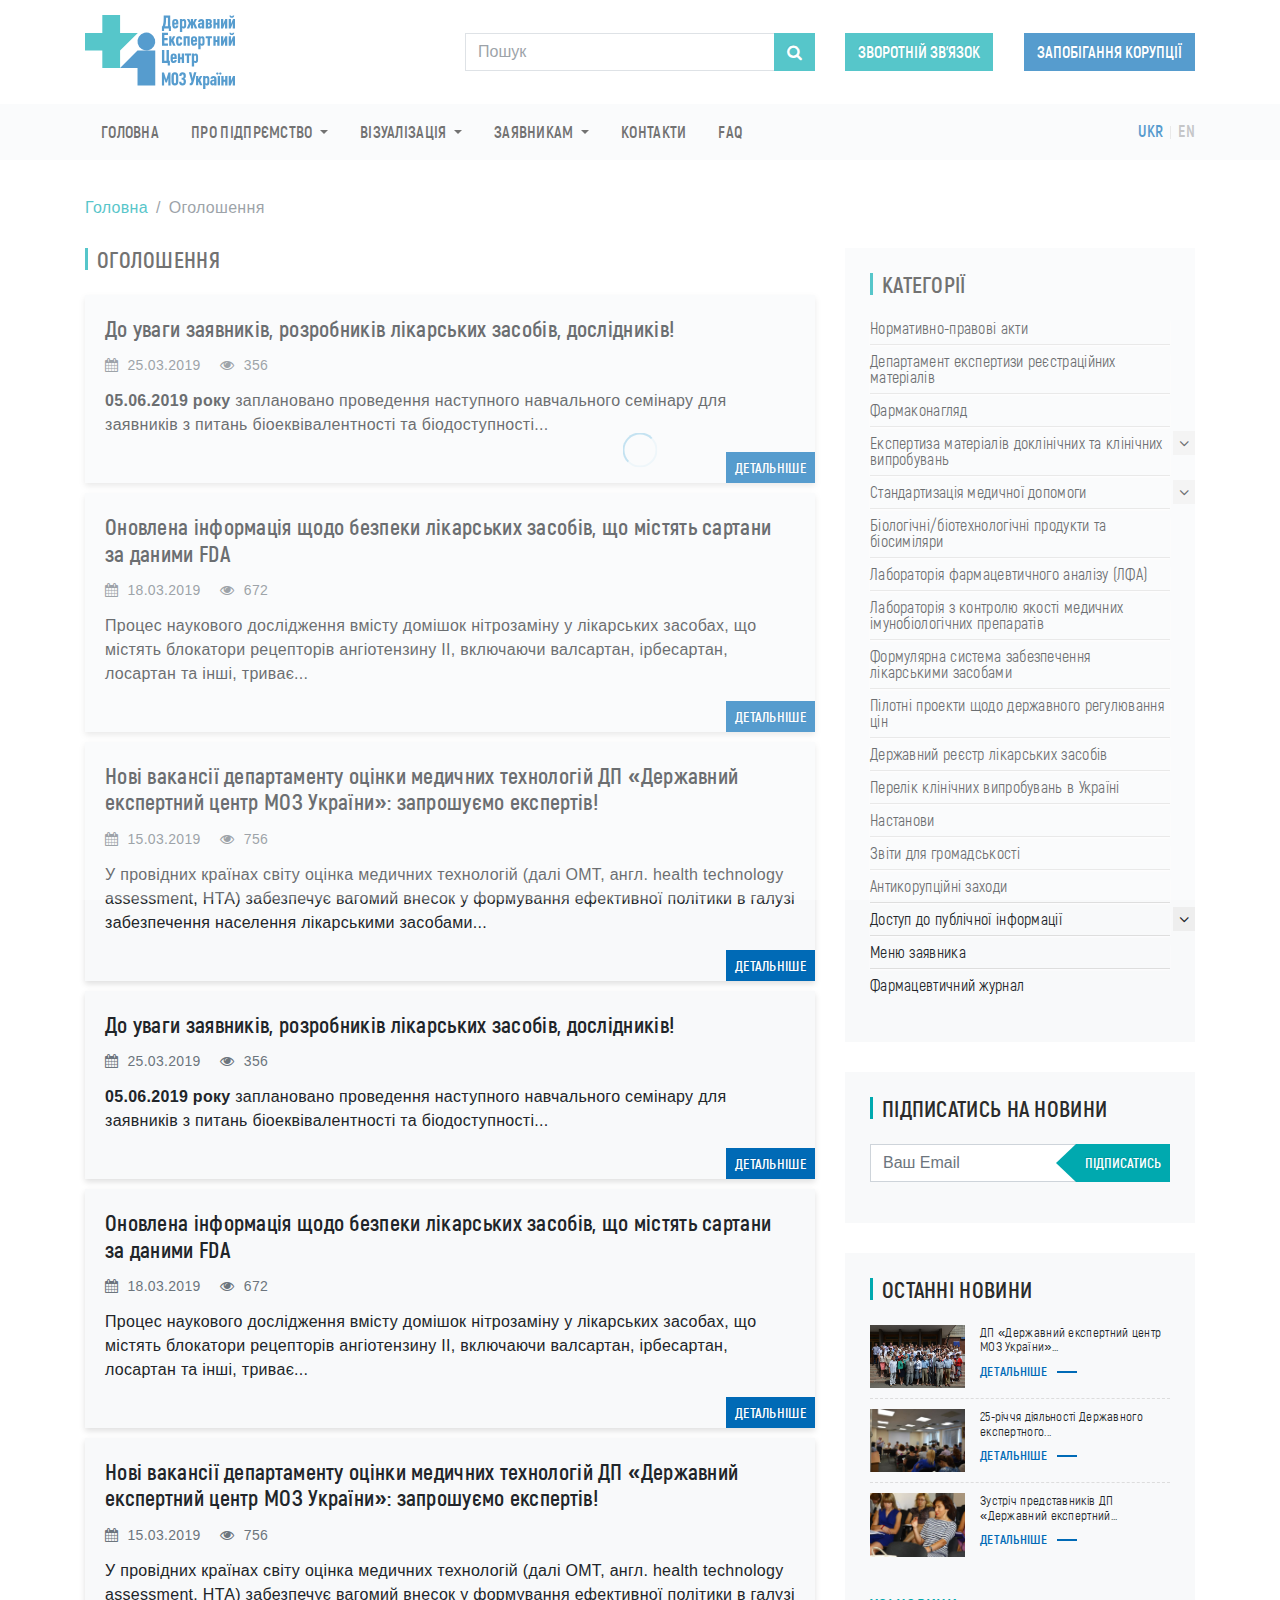
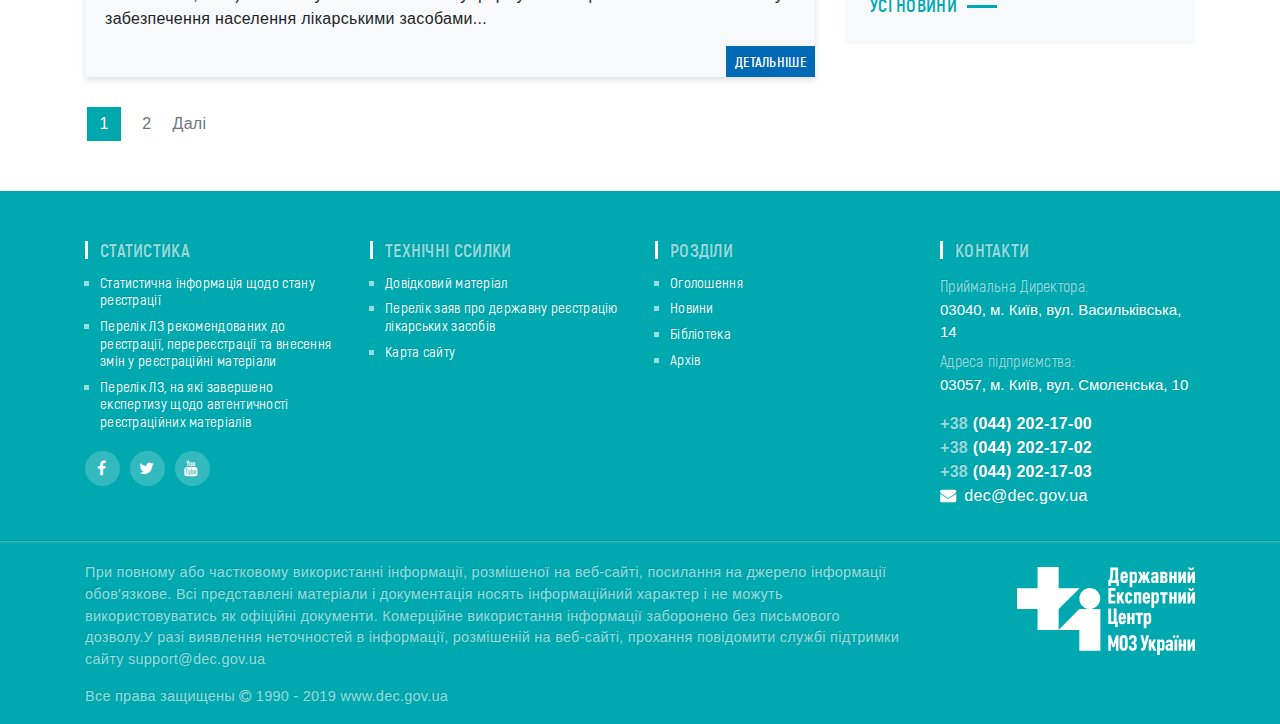
<file: dec/announcement.html>
<!doctype html>
<html lang="uk">
<head>
  <meta charset="utf-8">
  <meta name="viewport" content="width=device-width, initial-scale=1, shrink-to-fit=no">
  <title>Державний експертний центр Міністерства охорони здоров’я України</title>
  <link href="libs/font-awesome-4.7.0/css/font-awesome.min.css" rel="stylesheet">
  <link href="css/bootstrap/bootstrap.min.css" rel="stylesheet">
  <link href="libs/owl-carousel/owl.carousel.css" rel="stylesheet">
  <link href="libs/owl-carousel/owl.transitions.css" rel="stylesheet">
  <link href="libs/Magnific-Popup/magnific-popup.css" rel="stylesheet">
  <link href="libs/scroll/css/style.css" rel="stylesheet">
  <link href="fonts/akrobat/akrobat.css" rel="stylesheet">
  <link href="css/style.css" rel="stylesheet">

</head>
<body>
  <div id="preloader">
    <div class="preloader4"></div>
  </div>
  <header>
    <div class="container">
      <div class="row">
        <div class="col-xl-4 col-lg-4 col-md-12">
          <a href="/" class="logo">
            <img src="img/logo_1.svg" class="img-fluid" alt="logo">
          </a>
        </div>
        <div class="col-xl-4 col-lg-4 col-md-6 col-sm-5 d-flex align-items-center">
          <div class="search">
            <form>
                <div class="form-group">
                  <input type="text" class="form-control" placeholder="Пошук" name="search">
                  <button type="submit" name="submitSearch" class="btn btn-info"><i class="fa fa-search" aria-hidden="true"></i></button>
                </div>
            </form>
          </div>
        </div>
        <div class="col-xl-4 col-lg-4 col-md-6 col-sm-7 d-flex justify-content-between align-items-center header_button">
          <button class="btn btn-info" data-toggle="modal" data-target="#feedback">Зворотній зв'язок</button>
          <button class="btn btn-primary" data-toggle="modal" data-target="#corruption">Запобігання корупції</button>
        </div>
      </div>
    </div>
  </header>
  <nav id="nav-menu" class="navbar navbar-expand-lg navbar-light bg-light">
    <div class="container">
      <a class="navbar-brand" href="index.html">
	    <img src="img/logotip.svg" class="img-fluid" alt="logo">
	  </a>
      <button class="navbar-toggler" type="button" data-toggle="collapse" data-target="#navbarCollapse" aria-controls="navbarCollapse" aria-expanded="false" aria-label="Toggle navigation">
        <i class="fa fa-bars" aria-hidden="true"></i>
      </button>
      <div class="collapse navbar-collapse" id="navbarCollapse">
        <ul class="navbar-nav mr-auto">
          <li class="nav-item">
            <a class="nav-link" href="index.html">Головна</a>
          </li>
          <li class="nav-item dropdown">
            <a class="nav-link dropdown-toggle" href="#" role="button" data-toggle="dropdown" aria-haspopup="true" aria-expanded="false">
              Про підпрємство
            </a>
            <div class="dropdown-menu">
              <a class="dropdown-item" href="page.html">Державний експертний центр</a>
              <a class="dropdown-item" href="page.html">Історія</a>
              <a class="dropdown-item" href="page.html">Графік прийому громадян</a>
              <a class="dropdown-item" href="page.html">ISO 9001:2015</a>
              <a class="dropdown-item" href="page.html">25-річчя діяльності ДЕЦ</a>
            </div>
          </li>
          <li class="nav-item dropdown">
            <a class="nav-link dropdown-toggle" href="#" role="button" data-toggle="dropdown" aria-haspopup="true" aria-expanded="false">
              Візуалізація
            </a>
            <div class="dropdown-menu">
              <a class="dropdown-item" href="#">Візуалізація</a>
              <a class="dropdown-item" href="#">Зразок листа-запиту на доступ до візуалізації</a>
              <a class="dropdown-item" href="#">Зразок довіренності від заявника</a>
            </div>
          </li>
          <li class="nav-item dropdown">
            <a class="nav-link dropdown-toggle" href="#" role="button" data-toggle="dropdown" aria-haspopup="true" aria-expanded="false">
              Заявникам
            </a>
            <div class="dropdown-menu">
              <a class="dropdown-item" href="#">Візуалізація</a>
              <a class="dropdown-item" href="#">Консультація</a>
            </div>
          </li>
          <li class="nav-item">
            <a class="nav-link" href="contact.html">Контакти</a>
          </li>
          <li class="nav-item">
            <a class="nav-link" href="#">FAQ</a>
          </li>
        </ul>
        <div class="lang">
          <ul class="d-flex">
            <li class="lang-item current-lang"><a hreflang="uk-UK" href="#" lang="uk-UK">UKR</a></li>
            <li class="lang-item"><a hreflang="en-US" href="#" lang="en-US">EN</a></li>
          </ul>
        </div>
      </div>
    </div>
  </nav>
  <div class="container">
    <div class="row">
      <div class="col-12">
        <ul class="breadcrumb mt-4">
          <li class="breadcrumb-item"><a href="index.html">Головна</a></li>
          <li class="breadcrumb-item active">Оголошення</li>
        </ul>
      </div>
    </div>
  </div>
  <main>
    <div class="container">
      <div class="row">
        <div class="col-xl-8 col-lg-8 col-md-12">
          <div class="announcement">
            <span class="title-text">Оголошення</span>
            <div class="cart">
              <div class="card-body">
                <h5 class="card-title">До уваги заявників, розробників лікарських засобів, дослідників!</h5>
                <div class="meta-data text-muted">
                  <span><i class="fa fa-calendar" aria-hidden="true"></i> 25.03.2019</span>
                  <span><i class="fa fa-eye" aria-hidden="true"></i> 356</span>
                </div>
                <p class="card-text"><strong>05.06.2019 року</strong> заплановано проведення наступного навчального семінару для заявників з питань біоеквівалентності та біодоступності...</p>
                <a href="announcement-page.html" class="btn btn-primary btn-sm">Детальніше</a>
              </div>
            </div>
            <div class="cart">
              <div class="card-body">
                <h5 class="card-title">Оновлена інформація щодо безпеки лікарських засобів, що містять сартани за даними FDA</h5>
                <div class="meta-data text-muted">
                  <span><i class="fa fa-calendar" aria-hidden="true"></i> 18.03.2019</span>
                  <span><i class="fa fa-eye" aria-hidden="true"></i> 672</span>
                </div>
                <p class="card-text">Процес наукового дослідження вмісту домішок нітрозаміну у лікарських засобах, що містять блокатори рецепторів ангіотензину II, включаючи валсартан, ірбесартан, лосартан та інші, триває...</p>
                <a href="announcement-page.html" class="btn btn-primary btn-sm">Детальніше</a>
              </div>
            </div>
            <div class="cart">
              <div class="card-body">
                <h5 class="card-title">Нові вакансії департаменту оцінки медичних технологій ДП «Державний експертний центр МОЗ України»: запрошуємо експертів!</h5>
                <div class="meta-data text-muted">
                  <span><i class="fa fa-calendar" aria-hidden="true"></i> 15.03.2019</span>
                  <span><i class="fa fa-eye" aria-hidden="true"></i> 756</span>
                </div>
                <p class="card-text">У провідних країнах світу оцінка медичних технологій (далі ОМТ, англ. health technology assessment, НТА) забезпечує вагомий внесок у формування ефективної політики в галузі забезпечення населення лікарськими засобами...</p>
                <a href="announcement-page.html" class="btn btn-primary btn-sm">Детальніше</a>
              </div>
            </div>
            <div class="cart">
              <div class="card-body">
                <h5 class="card-title">До уваги заявників, розробників лікарських засобів, дослідників!</h5>
                <div class="meta-data text-muted">
                  <span><i class="fa fa-calendar" aria-hidden="true"></i> 25.03.2019</span>
                  <span><i class="fa fa-eye" aria-hidden="true"></i> 356</span>
                </div>
                <p class="card-text"><strong>05.06.2019 року</strong> заплановано проведення наступного навчального семінару для заявників з питань біоеквівалентності та біодоступності...</p>
                <a href="announcement-page.html" class="btn btn-primary btn-sm">Детальніше</a>
              </div>
            </div>
            <div class="cart">
              <div class="card-body">
                <h5 class="card-title">Оновлена інформація щодо безпеки лікарських засобів, що містять сартани за даними FDA</h5>
                <div class="meta-data text-muted">
                  <span><i class="fa fa-calendar" aria-hidden="true"></i> 18.03.2019</span>
                  <span><i class="fa fa-eye" aria-hidden="true"></i> 672</span>
                </div>
                <p class="card-text">Процес наукового дослідження вмісту домішок нітрозаміну у лікарських засобах, що містять блокатори рецепторів ангіотензину II, включаючи валсартан, ірбесартан, лосартан та інші, триває...</p>
                <a href="announcement-page.html" class="btn btn-primary btn-sm">Детальніше</a>
              </div>
            </div>
            <div class="cart">
              <div class="card-body">
                <h5 class="card-title">Нові вакансії департаменту оцінки медичних технологій ДП «Державний експертний центр МОЗ України»: запрошуємо експертів!</h5>
                <div class="meta-data text-muted">
                  <span><i class="fa fa-calendar" aria-hidden="true"></i> 15.03.2019</span>
                  <span><i class="fa fa-eye" aria-hidden="true"></i> 756</span>
                </div>
                <p class="card-text">У провідних країнах світу оцінка медичних технологій (далі ОМТ, англ. health technology assessment, НТА) забезпечує вагомий внесок у формування ефективної політики в галузі забезпечення населення лікарськими засобами...</p>
                <a href="announcement-page.html" class="btn btn-primary btn-sm">Детальніше</a>
              </div>
            </div>
            <nav class="navigation pagination" role="navigation">
              <div class="nav-links"><span aria-current="page" class="page-numbers current">1</span>
                <a class="page-numbers" href="#">2</a>
                <a class="next page-numbers" href="#">Далі</a>
              </div>
            </nav>
          </div>
        </div>
        <div class="col-xl-4 col-lg-4 col-md-12 mb-5">
          <aside>
            <span class="title-text">Категорії</span>
            <ul>
              <li><a href="#">Нормативно-правові акти</a></li>
              <li><a href="#">Департамент експертизи реєстраційних матеріалів </a></li>
              <li><a href="#">Фармаконагляд</a></li>
              <li><a href="#" class="dropdown_toggle">Експертиза матеріалів доклінічних та клінічних випробувань</a>
                <ul class="dropdown_menu">
                  <li><a href="#">Законодавство України про доклінічні та клінічні випробування</a></li>
                  <li><a href="#">Методичні рекомендації щодо проведення доклінічних та клінічних випробувань</a></li>
                  <li><a href="#">Актуальна інформація</a></li>
                  <li><a href="#">Участь співробітників Департаменту у тематичних міжнародних конференціях</a></li>
                  <li><a href="#">Інформація щодо місць проведення клінічних випробувань </a></li>
                  <li><a href="#">Перелік протоколів клінічних випробувань лікарських засобів</a></li>
                  <li><a href="#">Накази МОЗ України «Про проведення КВ»</a></li>
                  <li><a href="#">Реєстр клінічних випробувань лікарських засобів</a></li>
                </ul>
              </li>
              <li><a href="#" class="dropdown_toggle">Стандартизація медичної допомоги</a>
                <ul class="dropdown_menu">
                  <li><a href="#">Департамент стандартизації медичних послуг</a></li>
                  <li><a href="#">РЕЄСТР медико-технологічних документів (перейти на сайт)</a></li>
                  <li><a href="#">Стан затвердження медико-технологічних документів</a></li>
                </ul>
              </li>
              <li><a href="#">Біологічні/біотехнологічні продукти та біосиміляри</a></li>
              <li><a href="#">Лабораторія фармацевтичного аналізу (ЛФА)</a></li>
              <li><a href="#">Лабораторія з контролю якості медичних імунобіологічних препаратів</a></li>
              <li><a href="#">Формулярна система забезпечення лікарськими засобами </a></li>
              <li><a href="#">Пілотні проекти щодо державного регулювання цін </a></li>
              <li><a href="#">Державний реєстр лікарських засобів</a></li>
              <li><a href="#">Перелік клінічних випробувань в Україні</a></li>
              <li><a href="#">Настанови</a></li>
              <li><a href="#">Звіти для громадськості</a></li>
              <li><a href="#">Антикорупційні заходи</a></li>
              <li><a href="#" class="dropdown_toggle">Доступ до публічної інформації</a>
                <ul class="dropdown_menu">
                  <li><a href="#">Дані про надання публічної інформації</a></li>
                  <li><a href="#">Найбільш запитувана інформація</a></li>
                  <li><a href="#">Порядок оскарження</a></li>
                  <li><a href="#">Звіти про виконання фінансового плану</a></li>
                </ul>
              </li>
              <li><a href="#">Меню заявника</a></li>
              <li><a href="#">Фармацевтичний журнал</a></li>
            </ul>
          </aside>
          <div class="newsletter">
            <span class="title-text">Підписатись на новини</span>
            <form>
                <div class="form-group">
                  <input type="text" class="form-control input-md" placeholder="Ваш Email" name="email">
                  <button type="submit" name="submitNewsletter" class="btn btn-info btn-sm">Підписатись</button>
                </div>
            </form>
          </div>
          <div class="sidebar-widget">
            <span class="title-text">Останні Новини</span>
            <div class="news-sidebar">
              <div class="row">
                <div class="col-4 pr-0">
                  <a href="news-page.html" class="widget-post-media">
                    <img src="img/images/img-0001.jpg" class="img-fluid" alt="">
                  </a>
                </div>
                <div class="col-8">
                  <a href="news-page.html" class="title-news-sidebar"><p>ДП «Державний експертний центр МОЗ України»...</p></a>
                  <a href="news-page.html" class="title-link">Детальніше</a>
                </div>
              </div>
            </div>
            <div class="news-sidebar">
              <div class="row">
                <div class="col-4 pr-0">
                  <a href="news-page.html" class="widget-post-media">
                    <img src="img/images/img-0003.jpg" class="img-fluid" alt="">
                  </a>
                </div>
                <div class="col-8">
                  <a href="news-page.html" class="title-news-sidebar"><p>25-річчя діяльності Державного експертного...</p></a>
                  <a href="news-page.html" class="title-link">Детальніше</a>
                </div>
              </div>
            </div>
            <div class="news-sidebar">
              <div class="row">
                <div class="col-4 pr-0">
                  <a href="news-page.html" class="widget-post-media">
                    <img src="img/images/img-0002.jpg" class="img-fluid" alt="">
                  </a>
                </div>
                <div class="col-8">
                  <a href="news-page.html" class="title-news-sidebar"><p>Зустріч представників ДП «Державний експертний...</p></a>
                  <a href="news-page.html" class="title-link">Детальніше</a>
                </div>
              </div>
            </div>
            <a href="news.html" class="title-link">Усі Новини</a>
          </div>
        </div>
      </div>
    </div>
  </main>

  <footer>
    <div class="container">
      <div class="row">
        <div class="col-xl-3 col-lg-3 col-md-6 col-sm-12 col-12">
          <span class="footer_title">Статистика</span>
          <ul>
            <li><a href="#">Статистична інформація щодо стану реєстрації</a></li>
            <li><a href="#">Перелік ЛЗ рекомендованих до реєстрації, перереєстрації та внесення змін у реєстраційні матеріали</a></li>
            <li><a href="#">Перелік ЛЗ, на які завершено експертизу щодо автентичності реєстраційних матеріалів</a></li>
          </ul>
          <div class="social">
            <a href="#" rel="nofollow noopener" target="_blank"><i class="fa fa-facebook" aria-hidden="true"></i></a>
            <a href="#" rel="nofollow noopener" target="_blank"><i class="fa fa-twitter" aria-hidden="true"></i></a>
            <a href="#" rel="nofollow noopener" target="_blank"><i class="fa fa-youtube" aria-hidden="true"></i></a>
          </div>
        </div>
        <div class="col-xl-3 col-lg-3 col-md-6 col-sm-12 col-12">
          <span class="footer_title">Технічні ссилки</span>
          <ul>
            <li><a href="#">Довідковий матеріал</a></li>
            <li><a href="#">Перелік заяв про державну реєстрацію лікарських засобів</a></li>
            <li><a href="#">Карта сайту</a></li>
          </ul>
        </div>
        <div class="col-xl-3 col-lg-3 col-md-6 col-sm-12 col-12">
          <span class="footer_title">Розділи</span>
          <ul>
            <li><a href="#">Оголошення</a></li>
            <li><a href="#">Новини</a></li>
            <li><a href="#">Бібліотека</a></li>
            <li><a href="#">Архів</a></li>
          </ul>
        </div>
        <div class="col-xl-3 col-lg-3 col-md-6 col-sm-12 col-12">
          <span class="footer_title">Контакти</span>
          <div class="footer_contact">
            <address>
              <span>Приймальна Директора:</span>
              <p class="text">03040, м. Київ, вул. Васильківська, 14</p>
              <span>Адреса підприємства:</span>
              <p class="text">03057, м. Київ, вул. Смоленська, 10</p>
            </address>
            <div class="text_phon">
              <p class="phon"><a href="tel:+380442021700"><span>+38</span> (044) 202-17-00</a></p>
              <p class="phon"><a href="tel:+380442021702"><span>+38</span> (044) 202-17-02</a></p>
              <p class="phon"><a href="tel:+380442021703"><span>+38</span> (044) 202-17-03</a></p>
              <p class="email"><a href="mailto:dec@dec.gov.ua"><i class="fa fa-envelope mr-2"></i>dec@dec.gov.ua</a></p>
            </div>
          </div>
        </div>
      </div>
    </div>
    <hr class="footer_hr">
    <div class="copirayt container">
      <div class="row">
        <div class="col-xl-9 col-lg-9 col-md-12 col-sm-12">
          <p>При повному або частковому використанні інформації, розмішеної на веб-сайті, посилання на джерело інформації обов'язкове. Всі представлені матеріали і документація носять інформаційний характер і не можуть використовуватись як офіційні документи. Комерційне використання інформації заборонено без письмового дозволу.У разі виявлення неточностей в інформації, розмішеній на веб-сайті, прохання повідомити службі підтримки сайту support@dec.gov.ua</p>
          <p>Все права защищены <span><i class="fa fa-copyright"></i></span> 1990 - 2019 www.dec.gov.ua</p>
        </div>
        <div class="col-xl-3 col-lg-3 col-md-12 col-sm-12 d-flex justify-content-lg-end justify-content-md-center justify-content-sm-center justify-content-center align-items-start">
          <img src="img/logo_wite.svg" class="img-fluid" alt="logo">
        </div>
      </div>
    </div>
  </footer>
  <div id="scroll">
    <a class="scrollup"></a>
  </div>
  <!-- feedback -->
  <div class="modal fade" id="feedback" tabindex="-1" role="dialog" aria-labelledby="myModalLabel" aria-hidden="true">
      <div class="modal-dialog text-center">
          <div class="modal-content">
              <div class="modal-header d-block">
                  <button type="button" class="close" data-dismiss="modal" aria-hidden="true">&times;</button>
                  <h4 class="modal-title">Зворотній зв'язок</h4>
              </div>
              <div class="modal-body">
                  <form action="" method="post" class="ajax_form af_example">
                    <div class="form-group">
                      <input type="text" class="form-control" placeholder="Ваше ім'я" name="name" required>
                      <span class="required">*</span>
                    </div>
                    <div class="form-group">
                      <input type="text" class="form-control" placeholder="Ваш email" name="email" required>
                      <span class="required">*</span>
                    </div>
                    <div class="form-group">
                      <input type="text" class="form-control" placeholder="Ваш телефон" name="phone">
                    </div>
                    <div class="form-group">
                      <textarea class="form-control" placeholder="Ваше повідомлення" rows="3"></textarea>
                    </div>
                    <button type="submit" class="btn btn-info mb-2">Відправити</button>
                  </form>
              </div>
          </div>
      </div>
  </div>
  <!-- corruption -->
  <div class="modal fade" id="corruption" tabindex="-1" role="dialog" aria-labelledby="myModalLabel" aria-hidden="true">
      <div class="modal-dialog text-center">
          <div class="modal-content">
            <div class="modal-header d-block">
              <button type="button" class="close" data-dismiss="modal" aria-hidden="true">&times;</button>
              <h4 class="modal-title">Запобігання корупції</h4>
            </div>
            <div class="modal-body">
              <img src="img/images/img338.jpg" class="img-fluid" alt="corruption">
            </div>
         </div>
      </div>
  </div>

<script src="js/jquery-3.3.1.min.js"></script>
<script src="js/jquery-migrate-3.0.1.min.js"></script>
<script src="js/bootstrap/bootstrap.bundle.min.js"></script>
<script src="libs/owl-carousel/owl.carousel.min.js"></script>
<script src="libs/Magnific-Popup/jquery.magnific-popup.min.js"></script>
<script src="libs/scroll/scrollup.js"></script>
<script src="js/castom.js"></script>

</body>
</html>
</file>
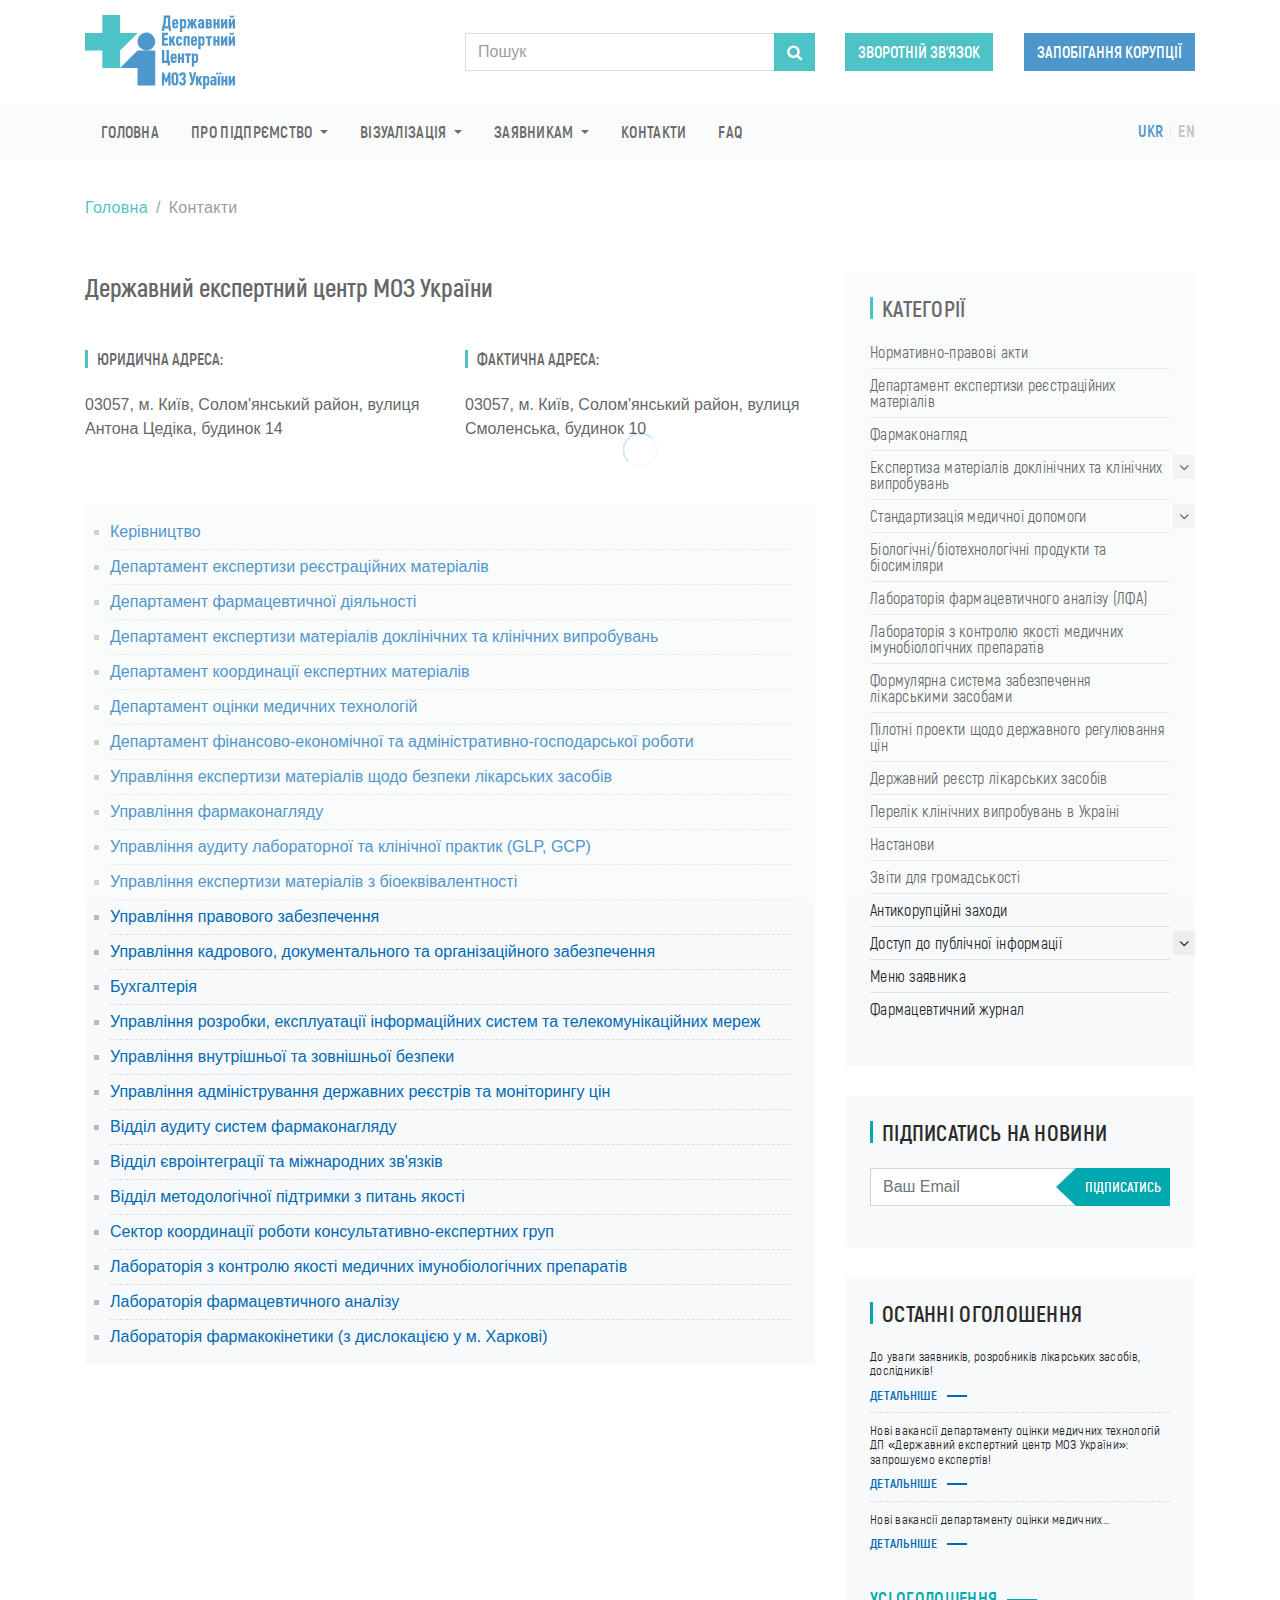
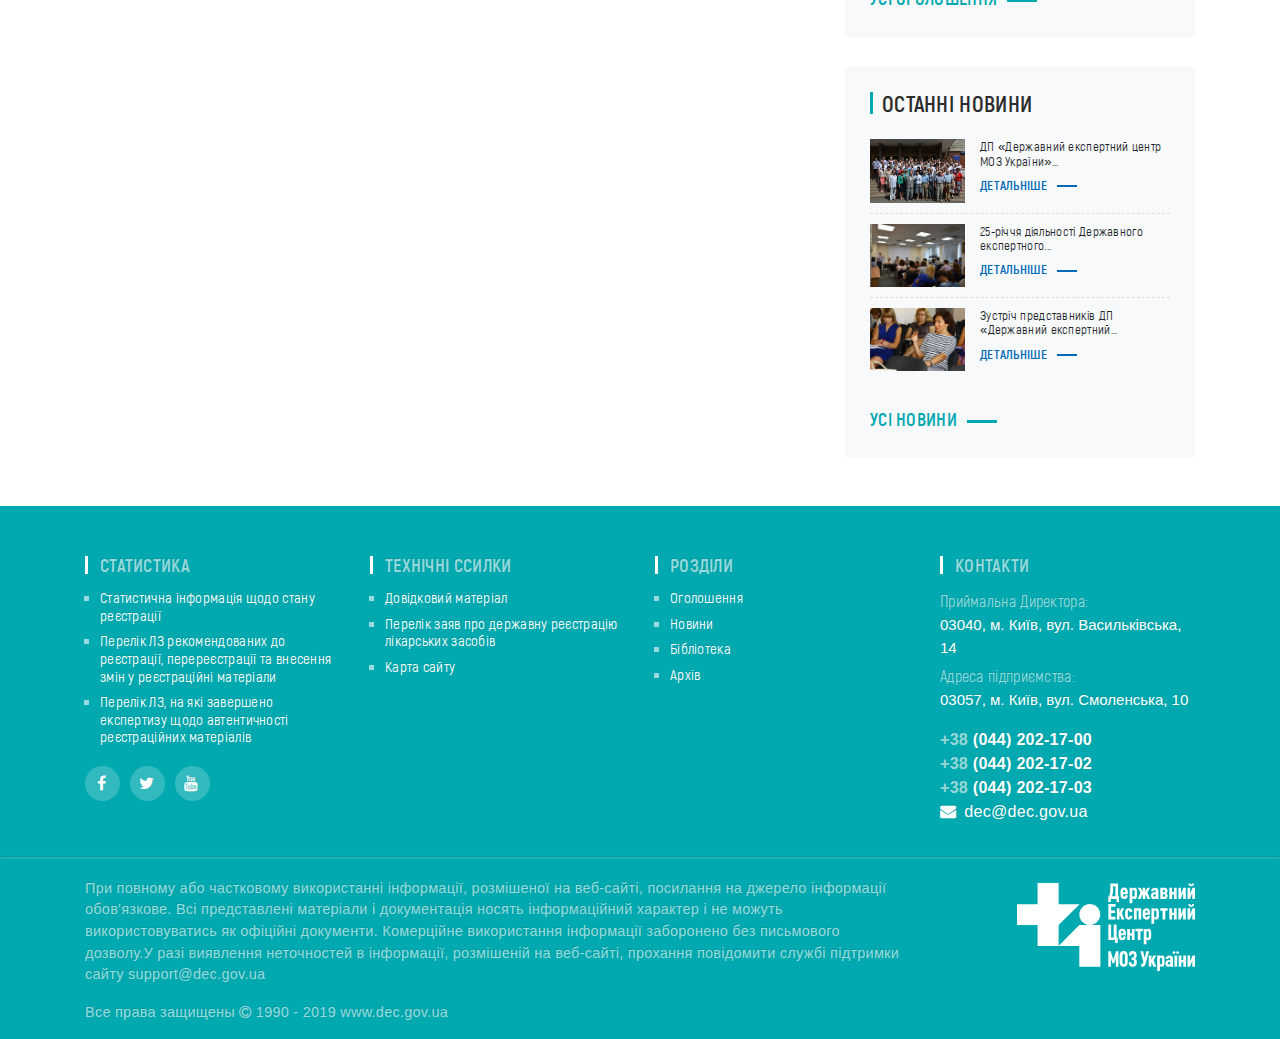
<file: dec/contact.html>
<!doctype html>
<html lang="uk">
<head>
  <meta charset="utf-8">
  <meta name="viewport" content="width=device-width, initial-scale=1, shrink-to-fit=no">
  <title>Державний експертний центр Міністерства охорони здоров’я України</title>
  <link href="libs/font-awesome-4.7.0/css/font-awesome.min.css" rel="stylesheet">
  <link href="css/bootstrap/bootstrap.min.css" rel="stylesheet">
  <link href="libs/owl-carousel/owl.carousel.css" rel="stylesheet">
  <link href="libs/owl-carousel/owl.transitions.css" rel="stylesheet">
  <link href="libs/Magnific-Popup/magnific-popup.css" rel="stylesheet">
  <link href="libs/scroll/css/style.css" rel="stylesheet">
  <link href="fonts/akrobat/akrobat.css" rel="stylesheet">
  <link href="css/style.css" rel="stylesheet">

</head>
<body>
  <div id="preloader">
    <div class="preloader4"></div>
  </div>
  <header>
    <div class="container">
      <div class="row">
        <div class="col-xl-4 col-lg-4 col-md-12">
          <a href="index.html" class="logo">
            <img src="img/logo_1.svg" class="img-fluid" alt="logo">
          </a>
        </div>
        <div class="col-xl-4 col-lg-4 col-md-6 col-sm-5 d-flex align-items-center">
          <div class="search">
            <form>
                <div class="form-group">
                  <input type="text" class="form-control" placeholder="Пошук" name="search">
                  <button type="submit" name="submitSearch" class="btn btn-info"><i class="fa fa-search" aria-hidden="true"></i></button>
                </div>
            </form>
          </div>
        </div>
        <div class="col-xl-4 col-lg-4 col-md-6 col-sm-7 d-flex justify-content-between align-items-center header_button">
          <button class="btn btn-info" data-toggle="modal" data-target="#feedback">Зворотній зв'язок</button>
          <button class="btn btn-primary" data-toggle="modal" data-target="#corruption">Запобігання корупції</button>
        </div>
      </div>
    </div>
  </header>
  <nav id="nav-menu" class="navbar navbar-expand-lg navbar-light bg-light">
    <div class="container">
      <a class="navbar-brand" href="index.html">
      <img src="img/logotip.svg" class="img-fluid" alt="logo">
    </a>
      <button class="navbar-toggler" type="button" data-toggle="collapse" data-target="#navbarCollapse" aria-controls="navbarCollapse" aria-expanded="false" aria-label="Toggle navigation">
        <i class="fa fa-bars" aria-hidden="true"></i>
      </button>
      <div class="collapse navbar-collapse" id="navbarCollapse">
        <ul class="navbar-nav mr-auto">
          <li class="nav-item">
            <a class="nav-link" href="index.html">Головна</a>
          </li>
          <li class="nav-item dropdown">
            <a class="nav-link dropdown-toggle" href="#" role="button" data-toggle="dropdown" aria-haspopup="true" aria-expanded="false">
              Про підпрємство
            </a>
            <div class="dropdown-menu">
              <a class="dropdown-item" href="page.html">Державний експертний центр</a>
              <a class="dropdown-item" href="page.html">Історія</a>
              <a class="dropdown-item" href="page.html">Графік прийому громадян</a>
              <a class="dropdown-item" href="page.html">ISO 9001:2015</a>
              <a class="dropdown-item" href="page.html">25-річчя діяльності ДЕЦ</a>
            </div>
          </li>
          <li class="nav-item dropdown">
            <a class="nav-link dropdown-toggle" href="#" role="button" data-toggle="dropdown" aria-haspopup="true" aria-expanded="false">
              Візуалізація
            </a>
            <div class="dropdown-menu">
              <a class="dropdown-item" href="#">Візуалізація</a>
              <a class="dropdown-item" href="#">Зразок листа-запиту на доступ до візуалізації</a>
              <a class="dropdown-item" href="#">Зразок довіренності від заявника</a>
            </div>
          </li>
          <li class="nav-item dropdown">
            <a class="nav-link dropdown-toggle" href="#" role="button" data-toggle="dropdown" aria-haspopup="true" aria-expanded="false">
              Заявникам
            </a>
            <div class="dropdown-menu">
              <a class="dropdown-item" href="#">Візуалізація</a>
              <a class="dropdown-item" href="#">Консультація</a>
            </div>
          </li>
          <li class="nav-item">
            <a class="nav-link" href="contact.html">Контакти</a>
          </li>
          <li class="nav-item">
            <a class="nav-link" href="#">FAQ</a>
          </li>
        </ul>
        <div class="lang">
          <ul class="d-flex">
            <li class="lang-item current-lang"><a hreflang="uk-UK" href="#" lang="uk-UK">UKR</a></li>
            <li class="lang-item"><a hreflang="en-US" href="#" lang="en-US">EN</a></li>
          </ul>
        </div>
      </div>
    </div>
  </nav>
  <div class="container">
    <div class="row">
      <div class="col-12">
        <ul class="breadcrumb mt-4">
          <li class="breadcrumb-item"><a href="index.html">Головна</a></li>
          <li class="breadcrumb-item active">Контакти</li>
        </ul>
      </div>
    </div>
  </div>
  <main>
    <div class="container">
      <div class="row mt-4">
        <div class="col-xl-8 col-lg-8 col-md-12">
          <article class="page">
            <h1 class="card-title">Державний експертний центр МОЗ України</h1>
            <div class="contact">
              <div class="row mt-5 mb-5">
                <div class="col-md-6">
                  <p class="title-text-sm">Юридична адреса:</p>
                  <address>03057, м. Київ, Солом'янський район, вулиця Антона Цедіка, будинок 14</address>
                </div>
                <div class="col-md-6">
                  <p class="title-text-sm">Фактична адреса:</p>
                  <address>03057, м. Київ, Солом'янський район, вулиця Смоленська, будинок 10</address>
                </div>
              </div>
              <ul class="list-striped">
                <li><a href="#">Керівництво</a>
                </li>
                <li><a href="#">Департамент експертизи реєстраційних матеріалів</a>
                </li>
                <li><a href="#">Департамент фармацевтичної діяльності</a>
                </li>
                <li><a href="#">Департамент експертизи матеріалів доклінічних та клінічних випробувань</a>
                </li>
                <li><a href="#">Департамент координації експертних матеріалів</a>
                </li>
                <li><a href="#">Департамент оцінки медичних технологій</a>
                </li>
                <li><a href="#">Департамент фінансово-економічної та адміністративно-господарської роботи</a>
                </li>
                <li><a href="#">Управління експертизи матеріалів щодо безпеки лікарських засобів</a>
                </li>
                <li><a href="#">Управління фармаконагляду</a>
                </li>
                <li><a href="#">Управління аудиту лабораторної та клінічної практик (GLP, GСP)</a>
                </li>
                <li><a href="#">Управління експертизи матеріалів з біоеквівалентності</a>
                </li>
                <li><a href="#">Управління правового забезпечення</a>
                </li>
                <li><a href="#">Управління кадрового, документального та організаційного забезпечення</a>
                </li>
                <li><a href="#">Бухгалтерія</a>
                </li>
                <li><a href="#">Управління розробки, експлуатації інформаційних систем та телекомунікаційних мереж</a>
                </li>
                <li><a href="#">Управління внутрішньої та зовнішньої безпеки</a>
                </li>
                <li><a href="#">Управління адміністрування державних реєстрів та моніторингу цін</a>
                </li>
                <li><a href="#">Відділ аудиту систем фармаконагляду</a>
                </li>
                <li><a href="#">Відділ євроінтеграції та міжнародних зв'язків</a>
                </li>
                <li><a href="#">Відділ методологічної підтримки з питань якості</a>
                </li>
                <li><a href="#">Сектор координації роботи консультативно-експертних груп</a>
                </li>
                <li><a href="#">Лабораторія з контролю якості медичних імунобіологічних препаратів</a>
                </li>
                <li><a href="#">Лабораторія фармацевтичного аналізу</a>
                </li>
                <li><a href="#">Лабораторія фармакокінетики (з дислокацією у м. Харкові)</a>
                </li>
              </ul>
            </div>
          </article>
        </div>
        <div class="col-xl-4 col-lg-4 col-md-12 mb-5">
          <aside>
            <span class="title-text">Категорії</span>
            <ul>
              <li><a href="#">Нормативно-правові акти</a></li>
              <li><a href="#">Департамент експертизи реєстраційних матеріалів </a></li>
              <li><a href="#">Фармаконагляд</a></li>
              <li><a href="#" class="dropdown_toggle">Експертиза матеріалів доклінічних та клінічних випробувань</a>
                <ul class="dropdown_menu">
                  <li><a href="#">Законодавство України про доклінічні та клінічні випробування</a></li>
                  <li><a href="#">Методичні рекомендації щодо проведення доклінічних та клінічних випробувань</a></li>
                  <li><a href="#">Актуальна інформація</a></li>
                  <li><a href="#">Участь співробітників Департаменту у тематичних міжнародних конференціях</a></li>
                  <li><a href="#">Інформація щодо місць проведення клінічних випробувань </a></li>
                  <li><a href="#">Перелік протоколів клінічних випробувань лікарських засобів</a></li>
                  <li><a href="#">Накази МОЗ України «Про проведення КВ»</a></li>
                  <li><a href="#">Реєстр клінічних випробувань лікарських засобів</a></li>
                </ul>
              </li>
              <li><a href="#" class="dropdown_toggle">Стандартизація медичної допомоги</a>
                <ul class="dropdown_menu">
                  <li><a href="#">Департамент стандартизації медичних послуг</a></li>
                  <li><a href="#">РЕЄСТР медико-технологічних документів (перейти на сайт)</a></li>
                  <li><a href="#">Стан затвердження медико-технологічних документів</a></li>
                </ul>
              </li>
              <li><a href="#">Біологічні/біотехнологічні продукти та біосиміляри</a></li>
              <li><a href="#">Лабораторія фармацевтичного аналізу (ЛФА)</a></li>
              <li><a href="#">Лабораторія з контролю якості медичних імунобіологічних препаратів</a></li>
              <li><a href="#">Формулярна система забезпечення лікарськими засобами </a></li>
              <li><a href="#">Пілотні проекти щодо державного регулювання цін </a></li>
              <li><a href="#">Державний реєстр лікарських засобів</a></li>
              <li><a href="#">Перелік клінічних випробувань в Україні</a></li>
              <li><a href="#">Настанови</a></li>
              <li><a href="#">Звіти для громадськості</a></li>
              <li><a href="#">Антикорупційні заходи</a></li>
              <li><a href="#" class="dropdown_toggle">Доступ до публічної інформації</a>
                <ul class="dropdown_menu">
                  <li><a href="#">Дані про надання публічної інформації</a></li>
                  <li><a href="#">Найбільш запитувана інформація</a></li>
                  <li><a href="#">Порядок оскарження</a></li>
                  <li><a href="#">Звіти про виконання фінансового плану</a></li>
                </ul>
              </li>
              <li><a href="#">Меню заявника</a></li>
              <li><a href="#">Фармацевтичний журнал</a></li>
            </ul>
          </aside>
          <div class="newsletter">
            <span class="title-text">Підписатись на новини</span>
            <form>
                <div class="form-group">
                  <input type="text" class="form-control input-md" placeholder="Ваш Email" name="email">
                  <button type="submit" name="submitNewsletter" class="btn btn-info btn-sm">Підписатись</button>
                </div>
            </form>
          </div>
          <div class="sidebar-widget">
            <span class="title-text">Останні Оголошення</span>
            <div class="news-sidebar">
                <a href="#" class="title-news-sidebar"><p>До уваги заявників, розробників лікарських засобів, дослідників!</p></a>
                <a href="#" class="title-link">Детальніше</a>
            </div>
            <div class="news-sidebar">
              <a href="#" class="title-news-sidebar"><p>Нові вакансії департаменту оцінки медичних технологій ДП «Державний експертний центр МОЗ України»: запрошуємо експертів!</p></a>
              <a href="#" class="title-link">Детальніше</a>
            </div>
            <div class="news-sidebar">
              <a href="#" class="title-news-sidebar"><p>Нові вакансії департаменту оцінки медичних...</p></a>
              <a href="#" class="title-link">Детальніше</a>
            </div>
            <a href="#" class="title-link">Усі Оголошення</a>
          </div>
          <div class="sidebar-widget">
            <span class="title-text">Останні Новини</span>
            <div class="news-sidebar">
              <div class="row">
                <div class="col-4 pr-0">
                  <a href="#" class="widget-post-media">
                    <img src="img/images/img-0001.jpg" class="img-fluid" alt="">
                  </a>
                </div>
                <div class="col-8">
                  <a href="#" class="title-news-sidebar"><p>ДП «Державний експертний центр МОЗ України»...</p></a>
                  <a href="#" class="title-link">Детальніше</a>
                </div>
              </div>
            </div>
            <div class="news-sidebar">
              <div class="row">
                <div class="col-4 pr-0">
                  <a href="#" class="widget-post-media">
                    <img src="img/images/img-0003.jpg" class="img-fluid" alt="">
                  </a>
                </div>
                <div class="col-8">
                  <a href="#" class="title-news-sidebar"><p>25-річчя діяльності Державного експертного...</p></a>
                  <a href="#" class="title-link">Детальніше</a>
                </div>
              </div>
            </div>
            <div class="news-sidebar">
              <div class="row">
                <div class="col-4 pr-0">
                  <a href="#" class="widget-post-media">
                    <img src="img/images/img-0002.jpg" class="img-fluid" alt="">
                  </a>
                </div>
                <div class="col-8">
                  <a href="#" class="title-news-sidebar"><p>Зустріч представників ДП «Державний експертний...</p></a>
                  <a href="#" class="title-link">Детальніше</a>
                </div>
              </div>
            </div>
            <a href="#" class="title-link">Усі Новини</a>
          </div>
        </div>
      </div>
    </div>
  </main>

  <footer>
    <div class="container">
      <div class="row">
        <div class="col-xl-3 col-lg-3 col-md-6 col-sm-12 col-12">
          <span class="footer_title">Статистика</span>
          <ul>
            <li><a href="#">Статистична інформація щодо стану реєстрації</a></li>
            <li><a href="#">Перелік ЛЗ рекомендованих до реєстрації, перереєстрації та внесення змін у реєстраційні матеріали</a></li>
            <li><a href="#">Перелік ЛЗ, на які завершено експертизу щодо автентичності реєстраційних матеріалів</a></li>
          </ul>
          <div class="social">
            <a href="#" rel="nofollow noopener" target="_blank"><i class="fa fa-facebook" aria-hidden="true"></i></a>
            <a href="#" rel="nofollow noopener" target="_blank"><i class="fa fa-twitter" aria-hidden="true"></i></a>
            <a href="#" rel="nofollow noopener" target="_blank"><i class="fa fa-youtube" aria-hidden="true"></i></a>
          </div>
        </div>
        <div class="col-xl-3 col-lg-3 col-md-6 col-sm-12 col-12">
          <span class="footer_title">Технічні ссилки</span>
          <ul>
            <li><a href="#">Довідковий матеріал</a></li>
            <li><a href="#">Перелік заяв про державну реєстрацію лікарських засобів</a></li>
            <li><a href="#">Карта сайту</a></li>
          </ul>
        </div>
        <div class="col-xl-3 col-lg-3 col-md-6 col-sm-12 col-12">
          <span class="footer_title">Розділи</span>
          <ul>
            <li><a href="#">Оголошення</a></li>
            <li><a href="#">Новини</a></li>
            <li><a href="#">Бібліотека</a></li>
            <li><a href="#">Архів</a></li>
          </ul>
        </div>
        <div class="col-xl-3 col-lg-3 col-md-6 col-sm-12 col-12">
          <span class="footer_title">Контакти</span>
          <div class="footer_contact">
            <address>
              <span>Приймальна Директора:</span>
              <p class="text">03040, м. Київ, вул. Васильківська, 14</p>
              <span>Адреса підприємства:</span>
              <p class="text">03057, м. Київ, вул. Смоленська, 10</p>
            </address>
            <div class="text_phon">
              <p class="phon"><a href="tel:+380442021700"><span>+38</span> (044) 202-17-00</a></p>
              <p class="phon"><a href="tel:+380442021702"><span>+38</span> (044) 202-17-02</a></p>
              <p class="phon"><a href="tel:+380442021703"><span>+38</span> (044) 202-17-03</a></p>
              <p class="email"><a href="mailto:dec@dec.gov.ua"><i class="fa fa-envelope mr-2"></i>dec@dec.gov.ua</a></p>
            </div>
          </div>
        </div>
      </div>
    </div>
    <hr class="footer_hr">
    <div class="copirayt container">
      <div class="row">
        <div class="col-xl-9 col-lg-9 col-md-12 col-sm-12">
          <p>При повному або частковому використанні інформації, розмішеної на веб-сайті, посилання на джерело інформації обов'язкове. Всі представлені матеріали і документація носять інформаційний характер і не можуть використовуватись як офіційні документи. Комерційне використання інформації заборонено без письмового дозволу.У разі виявлення неточностей в інформації, розмішеній на веб-сайті, прохання повідомити службі підтримки сайту support@dec.gov.ua</p>
          <p>Все права защищены <span><i class="fa fa-copyright"></i></span> 1990 - 2019 www.dec.gov.ua</p>
        </div>
        <div class="col-xl-3 col-lg-3 col-md-12 col-sm-12 d-flex justify-content-lg-end justify-content-md-center justify-content-sm-center justify-content-center align-items-start">
          <img src="img/logo_wite.svg" class="img-fluid" alt="logo">
        </div>
      </div>
    </div>
  </footer>
  <div id="scroll">
    <a class="scrollup"></a>
  </div>
  <!-- feedback -->
  <div class="modal fade" id="feedback" tabindex="-1" role="dialog" aria-labelledby="myModalLabel" aria-hidden="true">
      <div class="modal-dialog text-center">
          <div class="modal-content">
              <div class="modal-header d-block">
                  <button type="button" class="close" data-dismiss="modal" aria-hidden="true">&times;</button>
                  <h4 class="modal-title">Зворотній зв'язок</h4>
              </div>
              <div class="modal-body">
                  <form action="" method="post" class="ajax_form af_example">
                    <div class="form-group">
                      <input type="text" class="form-control" placeholder="Ваше ім'я" name="name" required>
                      <span class="required">*</span>
                    </div>
                    <div class="form-group">
                      <input type="text" class="form-control" placeholder="Ваш email" name="email" required>
                      <span class="required">*</span>
                    </div>
                    <div class="form-group">
                      <input type="text" class="form-control" placeholder="Ваш телефон" name="phone">
                    </div>
                    <div class="form-group">
                      <textarea class="form-control" placeholder="Ваше повідомлення" rows="3"></textarea>
                    </div>
                    <button type="submit" class="btn btn-info mb-2">Відправити</button>
                  </form>
              </div>
          </div>
      </div>
  </div>
  <!-- corruption -->
  <div class="modal fade" id="corruption" tabindex="-1" role="dialog" aria-labelledby="myModalLabel" aria-hidden="true">
      <div class="modal-dialog text-center">
          <div class="modal-content">
            <div class="modal-header d-block">
              <button type="button" class="close" data-dismiss="modal" aria-hidden="true">&times;</button>
              <h4 class="modal-title">Запобігання корупції</h4>
            </div>
            <div class="modal-body">
              <img src="img/images/img338.jpg" class="img-fluid" alt="corruption">
            </div>
         </div>
      </div>
  </div>

<script src="js/jquery-3.3.1.min.js"></script>
<script src="js/jquery-migrate-3.0.1.min.js"></script>
<script src="js/bootstrap/bootstrap.bundle.min.js"></script>
<script src="libs/owl-carousel/owl.carousel.min.js"></script>
<script src="libs/Magnific-Popup/jquery.magnific-popup.min.js"></script>
<script src="libs/scroll/scrollup.js"></script>
<script src="js/castom.js"></script>

</body>
</html>
</file>
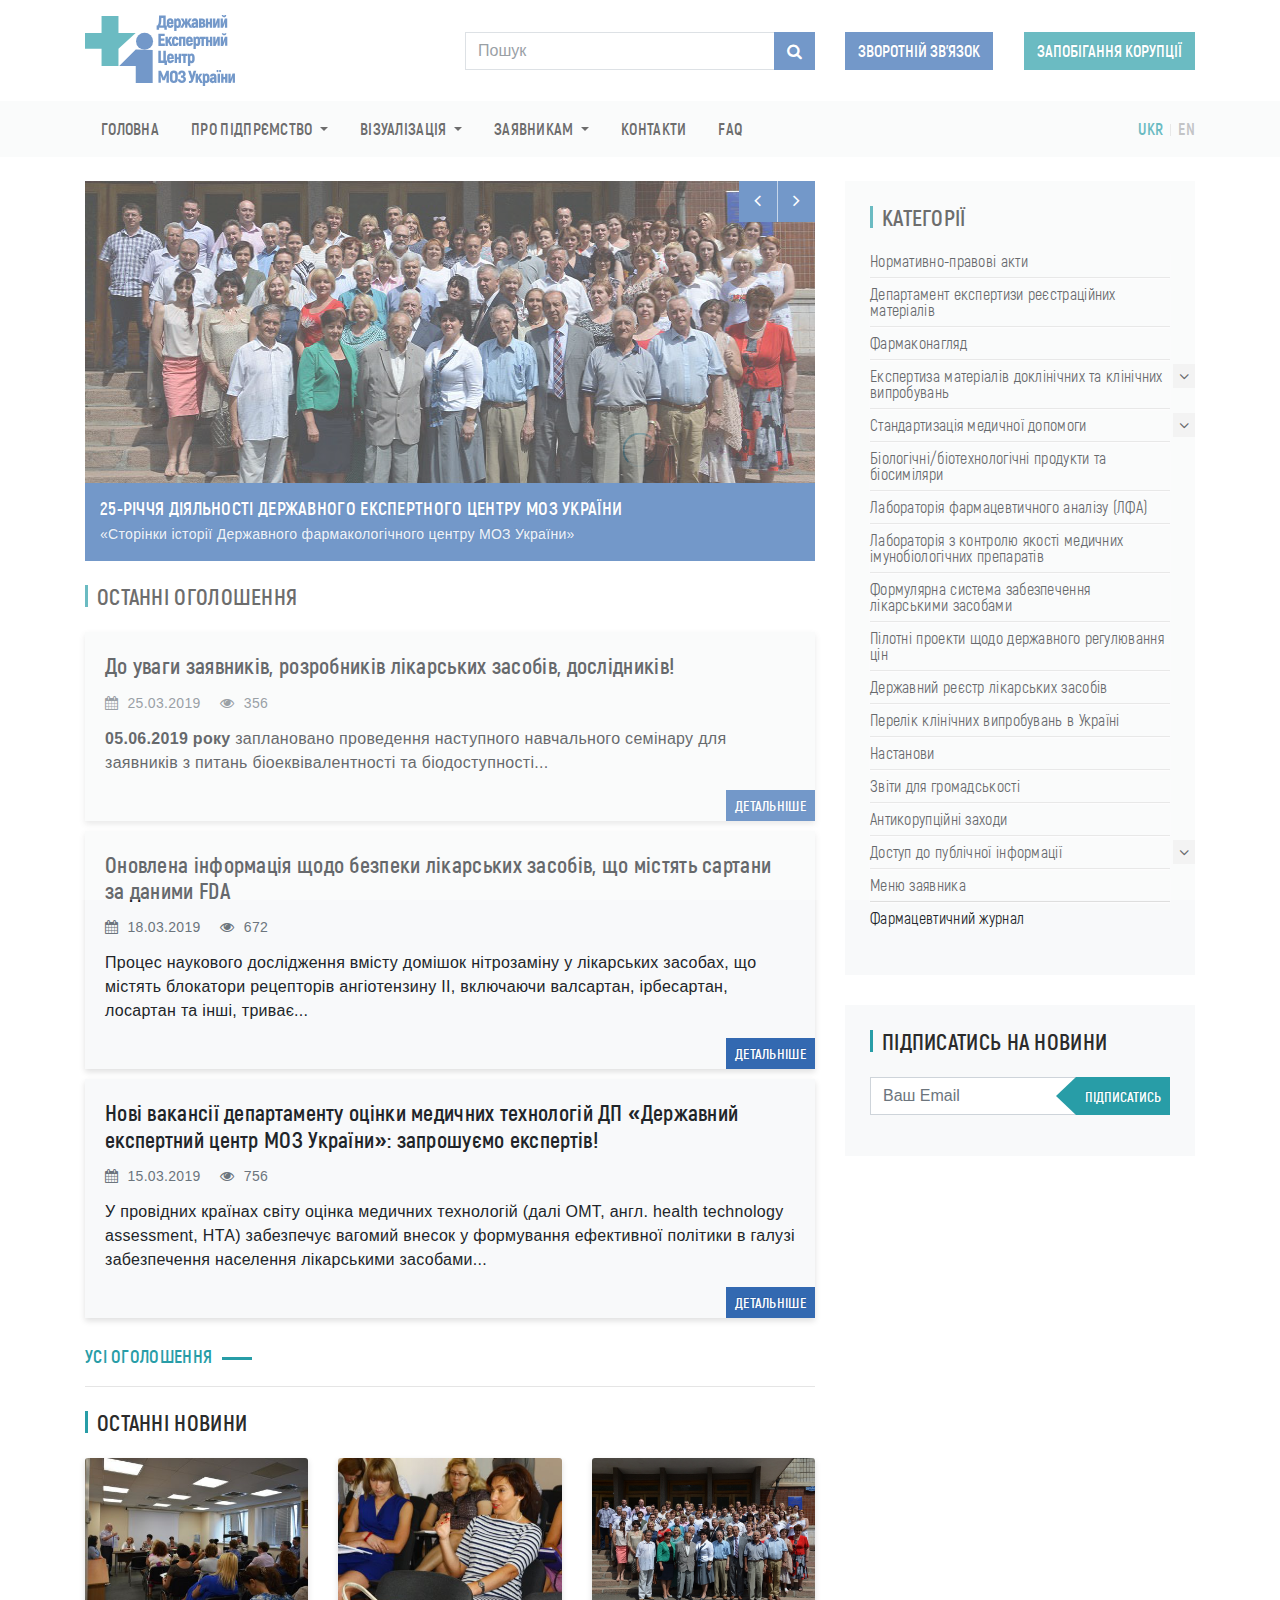
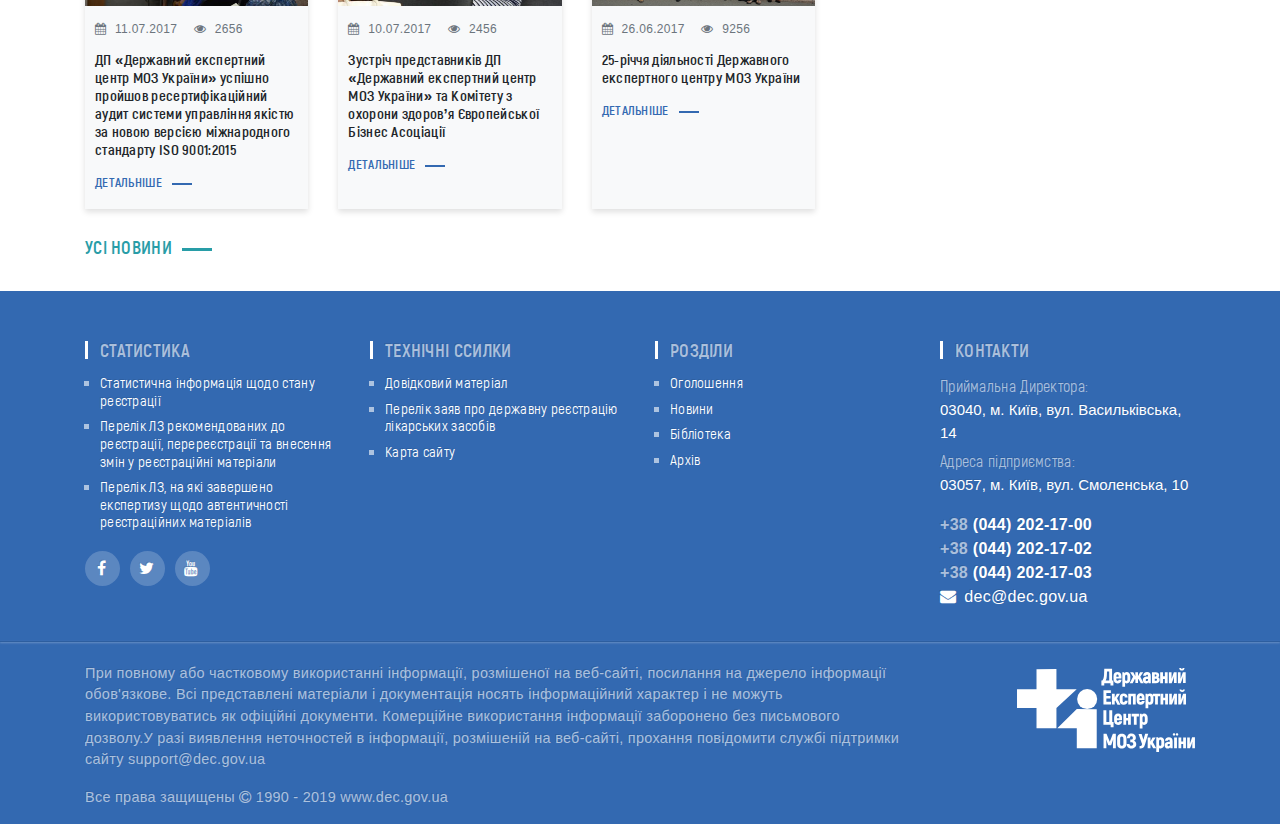
<file: dec/index-blue.html>
<!doctype html>
<html lang="uk">
<head>
  <meta charset="utf-8">
  <meta name="viewport" content="width=device-width, initial-scale=1, shrink-to-fit=no">
  <title>Державний експертний центр Міністерства охорони здоров’я України</title>
  <link href="libs/font-awesome-4.7.0/css/font-awesome.min.css" rel="stylesheet">
  <link href="css/bootstrap/bootstrap.min.css" rel="stylesheet">
  <link href="libs/owl-carousel/owl.carousel.css" rel="stylesheet">
  <link href="libs/owl-carousel/owl.transitions.css" rel="stylesheet">
  <link href="libs/Magnific-Popup/magnific-popup.css" rel="stylesheet">
  <link href="libs/scroll/css/style.css" rel="stylesheet">
  <link href="fonts/akrobat/akrobat.css" rel="stylesheet">
  <link href="css/style-blue.css" rel="stylesheet">

</head>
<body>
  <div id="preloader">
    <div class="preloader4"></div>
  </div>
  <header>
    <div class="container">
      <div class="row">
        <div class="col-4">
          <a href="#" class="logo">
		    <img src="img/logo.svg" class="img-fluid" alt="logo">
          </a>
        </div>
        <div class="col-4 d-flex align-items-center">
          <div class="search">
            <form>
                <div class="form-group">
                  <input type="text" class="form-control" placeholder="Пошук" name="search">
                  <button type="submit" name="submitSearch" class="btn btn-primary"><i class="fa fa-search" aria-hidden="true"></i></button>
                </div>
            </form>
          </div>
        </div>
        <div class="col-4 d-flex justify-content-between align-items-center">
          <button class="btn btn-primary" data-toggle="modal" data-target="#feedback">Зворотній зв'язок</button>
          <button class="btn btn-info" data-toggle="modal" data-target="#corruption">Запобігання корупції</button>
        </div>
      </div>
    </div>
  </header>
  <nav id="nav-menu" class="navbar navbar-expand-lg navbar-light bg-light">
    <div class="container">
      <a class="navbar-brand" href="#">
	    <img src="img/logotip.svg" class="img-fluid" alt="logo">
	  </a>
      <button class="navbar-toggler" type="button" data-toggle="collapse" data-target="#navbarCollapse" aria-controls="navbarCollapse" aria-expanded="false" aria-label="Toggle navigation">
        <i class="fa fa-bars" aria-hidden="true"></i>
      </button>
      <div class="collapse navbar-collapse" id="navbarCollapse">
        <ul class="navbar-nav mr-auto">
          <li class="nav-item">
            <a class="nav-link" href="index.html">Головна</a>
          </li>
          <li class="nav-item dropdown">
            <a class="nav-link dropdown-toggle" href="#" role="button" data-toggle="dropdown" aria-haspopup="true" aria-expanded="false">
              Про підпрємство
            </a>
            <div class="dropdown-menu">
              <a class="dropdown-item" href="#">Державний експертний центр</a>
              <a class="dropdown-item" href="#">Історія</a>
              <a class="dropdown-item" href="#">Графік прийому громадян</a>
              <a class="dropdown-item" href="#">ISO 9001:2015</a>
              <a class="dropdown-item" href="#">25-річчя діяльності ДЕЦ</a>
            </div>
          </li>
          <li class="nav-item dropdown">
            <a class="nav-link dropdown-toggle" href="#" role="button" data-toggle="dropdown" aria-haspopup="true" aria-expanded="false">
              Візуалізація
            </a>
            <div class="dropdown-menu">
              <a class="dropdown-item" href="#">Візуалізація</a>
              <a class="dropdown-item" href="#">Зразок листа-запиту на доступ до візуалізації</a>
              <a class="dropdown-item" href="#">Зразок довіренності від заявника</a>
            </div>
          </li>
          <li class="nav-item dropdown">
            <a class="nav-link dropdown-toggle" href="#" role="button" data-toggle="dropdown" aria-haspopup="true" aria-expanded="false">
              Заявникам
            </a>
            <div class="dropdown-menu">
              <a class="dropdown-item" href="#">Візуалізація</a>
              <a class="dropdown-item" href="#">Консультація</a>
            </div>
          </li>
          <li class="nav-item">
            <a class="nav-link" href="#">Контакти</a>
          </li>
          <li class="nav-item">
            <a class="nav-link" href="#">FAQ</a>
          </li>
        </ul>
        <div class="lang">
          <ul class="d-flex">
            <li class="lang-item current-lang"><a hreflang="uk-UK" href="#" lang="uk-UK">UKR</a></li>
            <li class="lang-item"><a hreflang="en-US" href="#" lang="en-US">EN</a></li>
          </ul>
        </div>
      </div>
    </div>
  </nav>
  <main>
    <div class="container">
      <div class="row mt-4">
        <div class="col-8">
          <div class="home-carusel owl-carousel owl-theme">
            <div class="item">
              <img src="img/slider/25.jpg" class="img-fluid" alt="">
              <div class="bg-img">
                <h3>25-річчя діяльності Державного експертного центру МОЗ України</h3>
                <p>«Сторінки історії Державного фармакологічного центру МОЗ України»</p>
              </div>
            </div>
            <div class="item">
              <img src="img/slider/sl-02.jpg" class="img-fluid" alt="">
              <div class="bg-img">
                <h3>25-річчя діяльності Державного експертного центру МОЗ України</h3>
                <p>«Сторінки історії Державного фармакологічного центру МОЗ України»</p>
              </div>
            </div>
            <div class="item">
              <img src="img/slider/sl-03.jpg" class="img-fluid" alt="">
              <div class="bg-img">
                <h3>25-річчя діяльності Державного експертного центру МОЗ України</h3>
                <p>«Сторінки історії Державного фармакологічного центру МОЗ України»</p>
              </div>
            </div>
          </div>
          <div class="announcement mt-4">
            <span class="title-text">Останні Оголошення</span>
            <div class="cart">
              <div class="card-body">
                <h5 class="card-title">До уваги заявників, розробників лікарських засобів, дослідників!</h5>
                <div class="meta-data text-muted">
                  <span><i class="fa fa-calendar" aria-hidden="true"></i> 25.03.2019</span>
                  <span><i class="fa fa-eye" aria-hidden="true"></i> 356</span>
                </div>
                <p class="card-text"><strong>05.06.2019 року</strong> заплановано проведення наступного навчального семінару для заявників з питань біоеквівалентності та біодоступності...</p>
                <a href="#" class="btn btn-primary btn-sm">Детальніше</a>
              </div>
            </div>
            <div class="cart">
              <div class="card-body">
                <h5 class="card-title">Оновлена інформація щодо безпеки лікарських засобів, що містять сартани за даними FDA</h5>
                <div class="meta-data text-muted">
                  <span><i class="fa fa-calendar" aria-hidden="true"></i> 18.03.2019</span>
                  <span><i class="fa fa-eye" aria-hidden="true"></i> 672</span>
                </div>
                <p class="card-text">Процес наукового дослідження вмісту домішок нітрозаміну у лікарських засобах, що містять блокатори рецепторів ангіотензину II, включаючи валсартан, ірбесартан, лосартан та інші, триває...</p>
                <a href="#" class="btn btn-primary btn-sm">Детальніше</a>
              </div>
            </div>
            <div class="cart">
              <div class="card-body">
                <h5 class="card-title">Нові вакансії департаменту оцінки медичних технологій ДП «Державний експертний центр МОЗ України»: запрошуємо експертів!</h5>
                <div class="meta-data text-muted">
                  <span><i class="fa fa-calendar" aria-hidden="true"></i> 15.03.2019</span>
                  <span><i class="fa fa-eye" aria-hidden="true"></i> 756</span>
                </div>
                <p class="card-text">У провідних країнах світу оцінка медичних технологій (далі ОМТ, англ. health technology assessment, НТА) забезпечує вагомий внесок у формування ефективної політики в галузі забезпечення населення лікарськими засобами...</p>
                <a href="#" class="btn btn-primary btn-sm">Детальніше</a>
              </div>
            </div>
            <a href="#" class="title-link">Усі Оголошення</a>
          </div>
          <hr>
          <div class="home-news mt-4">
            <span class="title-text">Останні Новини</span>
            <div class="row">
              <div class="col-4 d-flex flex-wrap">
                <div class="cart">
                  <a href="#" class="wrap-img">
                    <img src="img/images/img-0003.jpg" class="card-img-top" alt="">
                  </a>
                  <div class="card-body">
                    <div class="meta-data text-muted">
                      <span><i class="fa fa-calendar" aria-hidden="true"></i> 11.07.2017</span>
                      <span><i class="fa fa-eye" aria-hidden="true"></i> 2656</span>
                    </div>
                    <h5 class="card-title">ДП «Державний експертний центр МОЗ України» успішно пройшов ресертифікаційний аудит системи управління якістю за новою версією міжнародного стандарту ISO 9001:2015</h5>
                    <a href="#" class="title-link">Детальніше</a>
                  </div>
                </div>
              </div>
              <div class="col-4 d-flex flex-wrap">
                <div class="cart">
                  <a href="#" class="wrap-img">
                    <img src="img/images/img-0002.jpg" class="card-img-top" alt="">
                  </a>
                  <div class="card-body">
                    <div class="meta-data text-muted">
                      <span><i class="fa fa-calendar" aria-hidden="true"></i> 10.07.2017</span>
                      <span><i class="fa fa-eye" aria-hidden="true"></i> 2456</span>
                    </div>
                    <h5 class="card-title">Зустріч представників ДП «Державний експертний центр МОЗ України» та Комітету з охорони здоров’я Європейської Бізнес Асоціації</h5>
                    <a href="#" class="title-link">Детальніше</a>
                  </div>
                </div>
              </div>
              <div class="col-4 d-flex flex-wrap">
                <div class="cart">
                  <a href="#" class="wrap-img">
                    <img src="img/images/img-0001.jpg" class="card-img-top" alt="">
                  </a>
                  <div class="card-body">
                    <div class="meta-data text-muted">
                      <span><i class="fa fa-calendar" aria-hidden="true"></i> 26.06.2017</span>
                      <span><i class="fa fa-eye" aria-hidden="true"></i> 9256</span>
                    </div>
                    <h5 class="card-title">25-річчя діяльності Державного експертного центру МОЗ України</h5>
                    <a href="#" class="title-link">Детальніше</a>
                  </div>
                </div>
              </div>
              <div class="col-12">
                <a href="#" class="title-link">Усі Новини</a>
              </div>
            </div>
          </div>
        </div>
        <div class="col-4">
          <aside>
            <span class="title-text">Категорії</span>
            <ul>
              <li><a href="#">Нормативно-правові акти</a></li>
              <li><a href="#">Департамент експертизи реєстраційних матеріалів </a></li>
              <li><a href="#">Фармаконагляд</a></li>
              <li><a href="#" class="dropdown_toggle">Експертиза матеріалів доклінічних та клінічних випробувань</a>
                <ul class="dropdown_menu">
                  <li><a href="#">Законодавство України про доклінічні та клінічні випробування</a></li>
                  <li><a href="#">Методичні рекомендації щодо проведення доклінічних та клінічних випробувань</a></li>
                  <li><a href="#">Актуальна інформація</a></li>
                  <li><a href="#">Участь співробітників Департаменту у тематичних міжнародних конференціях</a></li>
                  <li><a href="#">Інформація щодо місць проведення клінічних випробувань </a></li>
                  <li><a href="#">Перелік протоколів клінічних випробувань лікарських засобів</a></li>
                  <li><a href="#">Накази МОЗ України «Про проведення КВ»</a></li>
                  <li><a href="#">Реєстр клінічних випробувань лікарських засобів</a></li>
                </ul>
              </li>
              <li><a href="#" class="dropdown_toggle">Стандартизація медичної допомоги</a>
                <ul class="dropdown_menu">
                  <li><a href="#">Департамент стандартизації медичних послуг</a></li>
                  <li><a href="#">РЕЄСТР медико-технологічних документів (перейти на сайт)</a></li>
                  <li><a href="#">Стан затвердження медико-технологічних документів</a></li>
                </ul>
              </li>
              <li><a href="#">Біологічні/біотехнологічні продукти та біосиміляри</a></li>
              <li><a href="#">Лабораторія фармацевтичного аналізу (ЛФА)</a></li>
              <li><a href="#">Лабораторія з контролю якості медичних імунобіологічних препаратів</a></li>
              <li><a href="#">Формулярна система забезпечення лікарськими засобами </a></li>
              <li><a href="#">Пілотні проекти щодо державного регулювання цін </a></li>
              <li><a href="#">Державний реєстр лікарських засобів</a></li>
              <li><a href="#">Перелік клінічних випробувань в Україні</a></li>
              <li><a href="#">Настанови</a></li>
              <li><a href="#">Звіти для громадськості</a></li>
              <li><a href="#">Антикорупційні заходи</a></li>
              <li><a href="#" class="dropdown_toggle">Доступ до публічної інформації</a>
                <ul class="dropdown_menu">
                  <li><a href="#">Дані про надання публічної інформації</a></li>
                  <li><a href="#">Найбільш запитувана інформація</a></li>
                  <li><a href="#">Порядок оскарження</a></li>
                  <li><a href="#">Звіти про виконання фінансового плану</a></li>
                </ul>
              </li>
              <li><a href="#">Меню заявника</a></li>
              <li><a href="#">Фармацевтичний журнал</a></li>
            </ul>
          </aside>
          <div class="newsletter">
            <span class="title-text">Підписатись на новини</span>
            <form>
                <div class="form-group">
                  <input type="text" class="form-control input-md" placeholder="Ваш Email" name="email">
                  <button type="submit" name="submitNewsletter" class="btn btn-info btn-sm">Підписатись</button>
                </div>
            </form>
          </div>
        </div>
      </div>
    </div>
  </main>

  <footer>
    <div class="container">
      <div class="row">
        <div class="col-xl-3 col-lg-3 col-md-6 col-sm-12 col-12">
          <span class="footer_title">Статистика</span>
          <ul>
            <li><a href="#">Статистична інформація щодо стану реєстрації</a></li>
            <li><a href="#">Перелік ЛЗ рекомендованих до реєстрації, перереєстрації та внесення змін у реєстраційні матеріали</a></li>
            <li><a href="#">Перелік ЛЗ, на які завершено експертизу щодо автентичності реєстраційних матеріалів</a></li>
          </ul>
          <div class="social">
            <a href="#" rel="nofollow noopener" target="_blank"><i class="fa fa-facebook" aria-hidden="true"></i></a>
            <a href="#" rel="nofollow noopener" target="_blank"><i class="fa fa-twitter" aria-hidden="true"></i></a>
            <a href="#" rel="nofollow noopener" target="_blank"><i class="fa fa-youtube" aria-hidden="true"></i></a>
          </div>
        </div>
        <div class="col-xl-3 col-lg-3 col-md-6 col-sm-12 col-12">
          <span class="footer_title">Технічні ссилки</span>
          <ul>
            <li><a href="#">Довідковий матеріал</a></li>
            <li><a href="#">Перелік заяв про державну реєстрацію лікарських засобів</a></li>
            <li><a href="#">Карта сайту</a></li>
          </ul>
        </div>
        <div class="col-xl-3 col-lg-3 col-md-6 col-sm-12 col-12">
          <span class="footer_title">Розділи</span>
          <ul>
            <li><a href="#">Оголошення</a></li>
            <li><a href="#">Новини</a></li>
            <li><a href="#">Бібліотека</a></li>
            <li><a href="#">Архів</a></li>
          </ul>
        </div>
        <div class="col-xl-3 col-lg-3 col-md-6 col-sm-12 col-12">
          <span class="footer_title">Контакти</span>
          <div class="footer_contact">
            <address>
              <span>Приймальна Директора:</span>
              <p class="text">03040, м. Київ, вул. Васильківська, 14</p>
              <span>Адреса підприємства:</span>
              <p class="text">03057, м. Київ, вул. Смоленська, 10</p>
            </address>
            <div class="text_phon">
              <p class="phon"><a href="tel:+380442021700"><span>+38</span> (044) 202-17-00</a></p>
              <p class="phon"><a href="tel:+380442021702"><span>+38</span> (044) 202-17-02</a></p>
              <p class="phon"><a href="tel:+380442021703"><span>+38</span> (044) 202-17-03</a></p>
              <p class="email"><a href="mailto:dec@dec.gov.ua"><i class="fa fa-envelope mr-2"></i>dec@dec.gov.ua</a></p>
            </div>
          </div>
        </div>
      </div>
    </div>
    <hr class="footer_hr">
    <div class="copirayt container">
      <div class="row">
        <div class="col-xl-9 col-lg-9 col-md-7 col-sm-12">
          <p>При повному або частковому використанні інформації, розмішеної на веб-сайті, посилання на джерело інформації обов'язкове. Всі представлені матеріали і документація носять інформаційний характер і не можуть використовуватись як офіційні документи. Комерційне використання інформації заборонено без письмового дозволу.У разі виявлення неточностей в інформації, розмішеній на веб-сайті, прохання повідомити службі підтримки сайту support@dec.gov.ua</p>
          <p>Все права защищены <span><i class="fa fa-copyright"></i></span> 1990 - 2019 www.dec.gov.ua</p>
        </div>
        <div class="col-xl-3 col-lg-3 col-md-5 col-sm-12 d-flex justify-content-end align-items-start">
		  <img src="img/logo-wite.svg" class="img-fluid" alt="logo">
        </div>
      </div>
    </div>
  </footer>
  <div id="scroll">
    <a class="scrollup"></a>
  </div>
  <!-- feedback -->
  <div class="modal fade" id="feedback" tabindex="-1" role="dialog" aria-labelledby="myModalLabel" aria-hidden="true">
      <div class="modal-dialog text-center">
          <div class="modal-content">
              <div class="modal-header d-block">
                  <button type="button" class="close" data-dismiss="modal" aria-hidden="true">&times;</button>
                  <h4 class="modal-title">Зворотній зв'язок</h4>
              </div>
              <div class="modal-body">
                  <form action="" method="post" class="ajax_form af_example">
                    <div class="form-group">
                      <input type="text" class="form-control" placeholder="Ваше ім'я" name="name" required>
                      <span class="required">*</span>
                    </div>
                    <div class="form-group">
                      <input type="text" class="form-control" placeholder="Ваш email" name="email" required>
                      <span class="required">*</span>
                    </div>
                    <div class="form-group">
                      <input type="text" class="form-control" placeholder="Ваш телефон" name="phone">
                    </div>
                    <div class="form-group">
                      <textarea class="form-control" placeholder="Ваше повідомлення" rows="3"></textarea>
                    </div>
                    <button type="submit" class="btn btn-primary mb-2">Відправити</button>
                  </form>
              </div>
          </div>
      </div>
  </div>
  <!-- corruption -->
  <div class="modal fade" id="corruption" tabindex="-1" role="dialog" aria-labelledby="myModalLabel" aria-hidden="true">
      <div class="modal-dialog text-center">
          <div class="modal-content">
            <div class="modal-header d-block">
              <button type="button" class="close" data-dismiss="modal" aria-hidden="true">&times;</button>
              <h4 class="modal-title">Запобігання корупції</h4>
            </div>
            <div class="modal-body">
              <img src="img/images/img338.jpg" class="img-fluid" alt="corruption">
            </div>
         </div>
      </div>
  </div>

<script src="js/jquery-3.3.1.min.js"></script>
<script src="js/jquery-migrate-3.0.1.min.js"></script>
<script src="js/bootstrap/bootstrap.bundle.min.js"></script>
<script src="libs/owl-carousel/owl.carousel.min.js"></script>
<script src="libs/Magnific-Popup/jquery.magnific-popup.min.js"></script>
<script src="libs/scroll/scrollup.js"></script>
<script src="js/castom.js"></script>

</body>
</html>
</file>
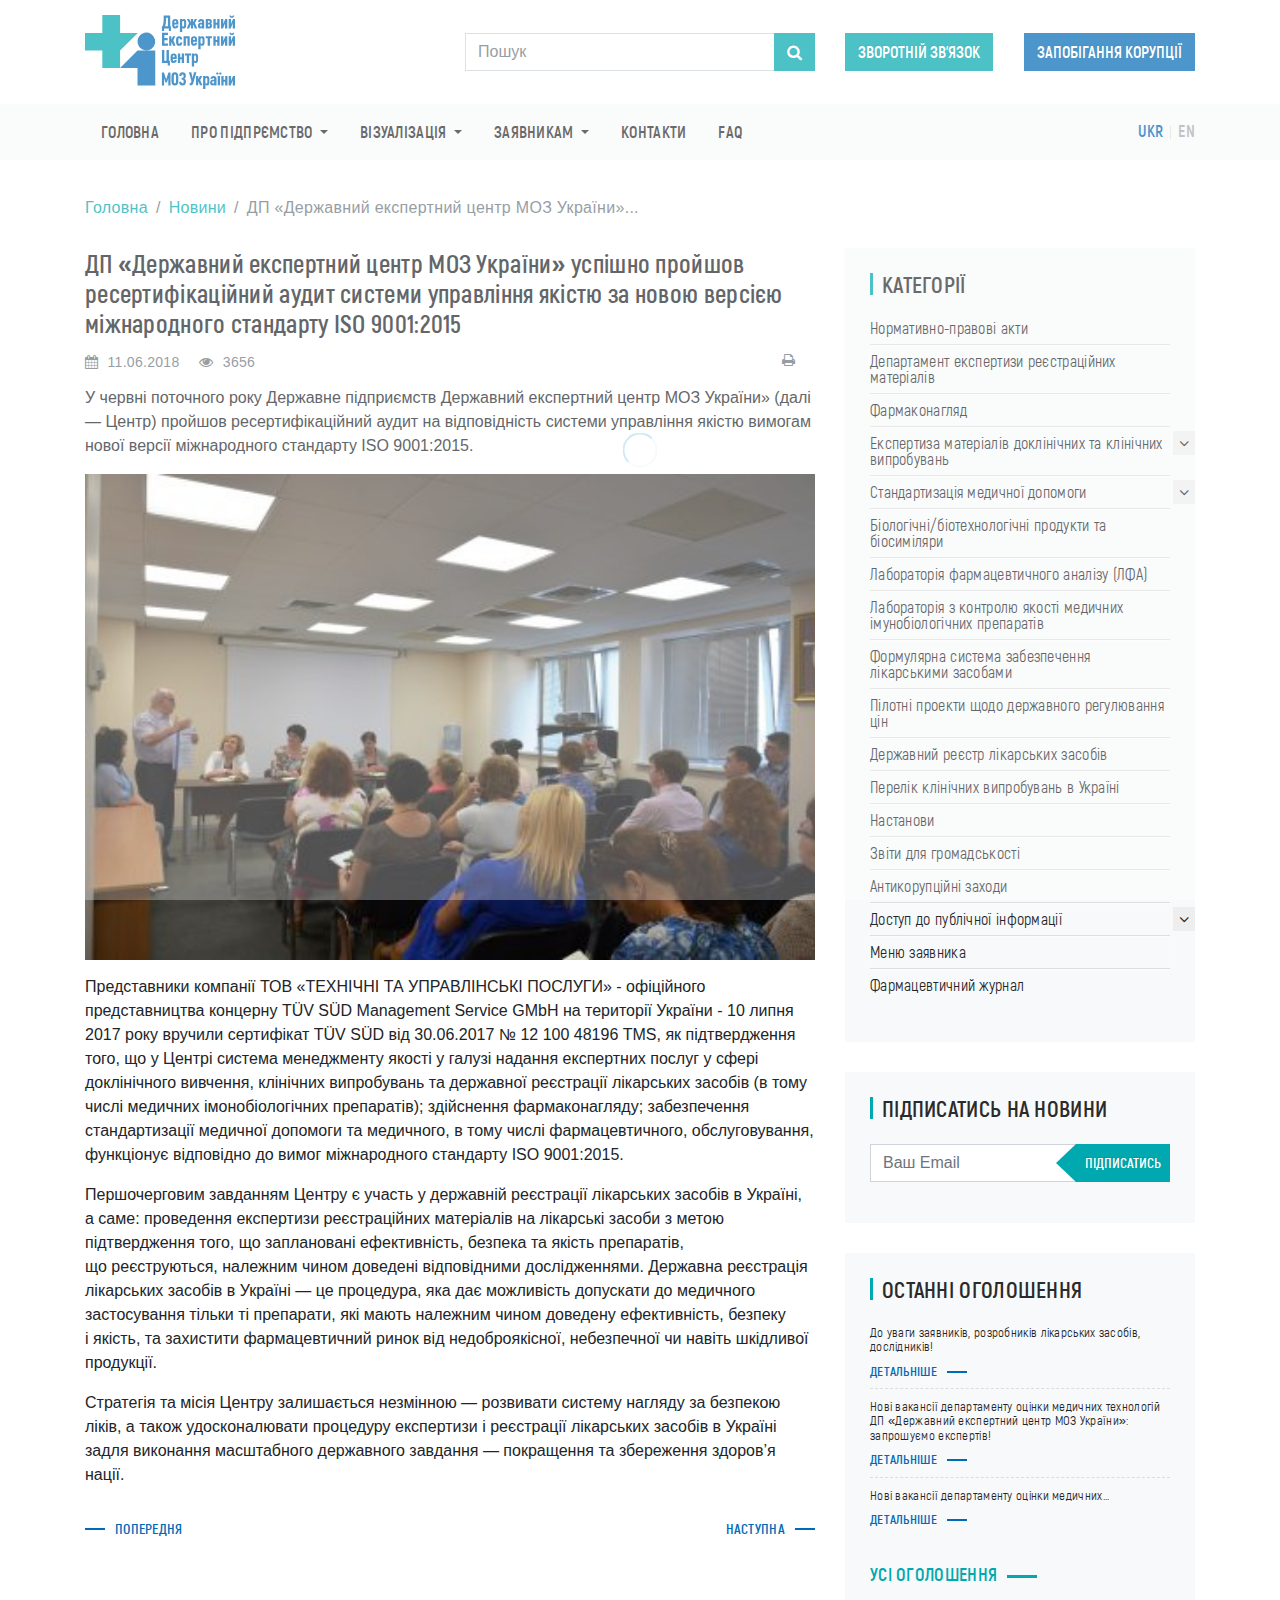
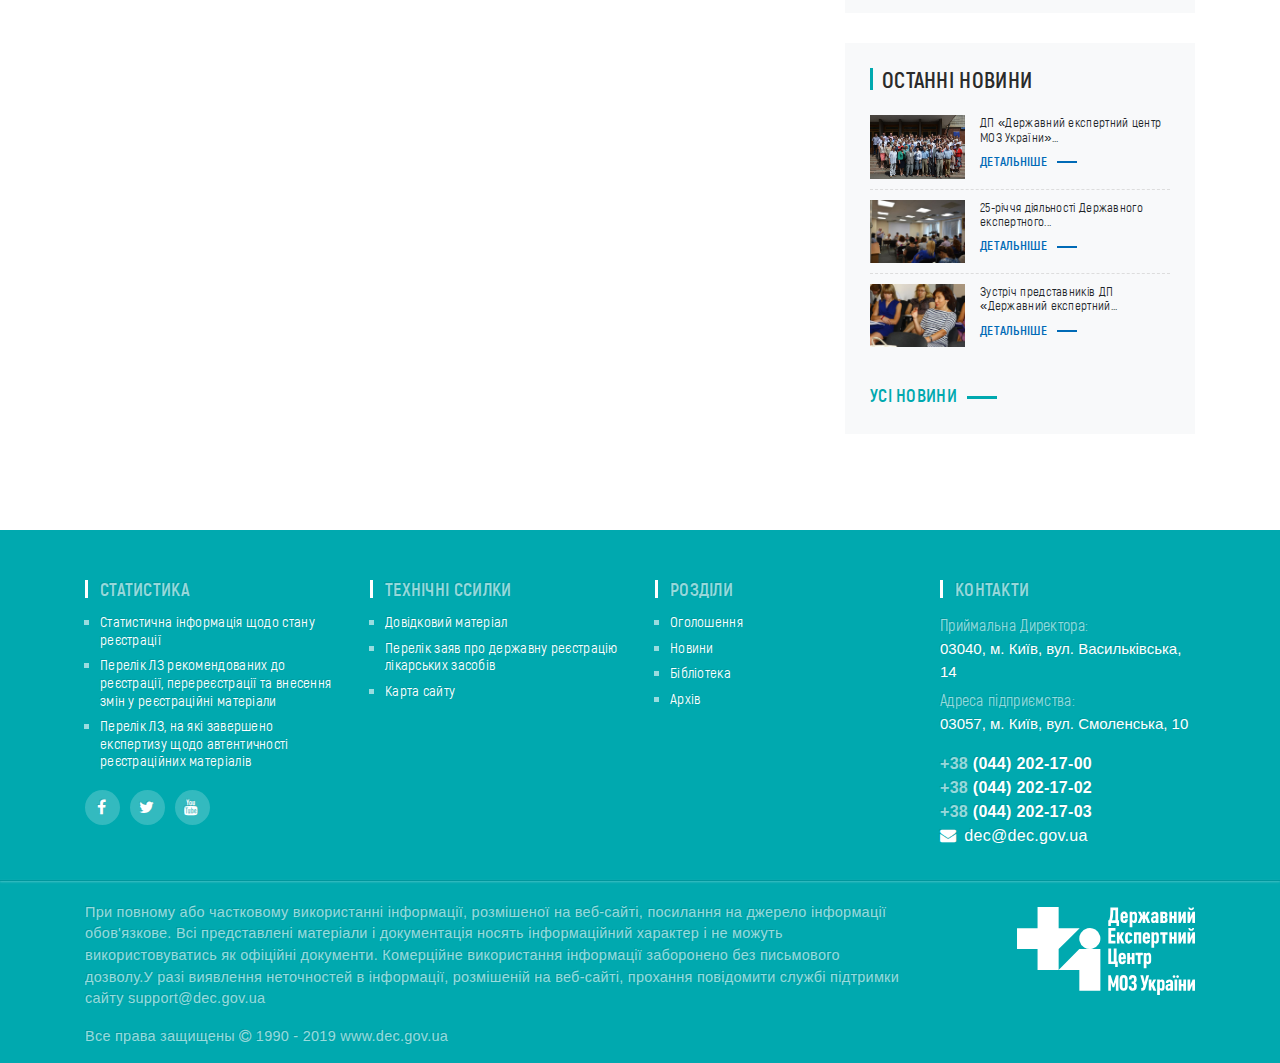
<file: dec/news-page.html>
<!doctype html>
<html lang="uk">
<head>
  <meta charset="utf-8">
  <meta name="viewport" content="width=device-width, initial-scale=1, shrink-to-fit=no">
  <title>Державний експертний центр Міністерства охорони здоров’я України</title>
  <link href="libs/font-awesome-4.7.0/css/font-awesome.min.css" rel="stylesheet">
  <link href="css/bootstrap/bootstrap.min.css" rel="stylesheet">
  <link href="libs/owl-carousel/owl.carousel.css" rel="stylesheet">
  <link href="libs/owl-carousel/owl.transitions.css" rel="stylesheet">
  <link href="libs/Magnific-Popup/magnific-popup.css" rel="stylesheet">
  <link href="libs/scroll/css/style.css" rel="stylesheet">
  <link href="fonts/akrobat/akrobat.css" rel="stylesheet">
  <link href="css/style.css" rel="stylesheet">

</head>
<body>
  <div id="preloader">
    <div class="preloader4"></div>
  </div>
  <header>
    <div class="container">
      <div class="row">
        <div class="col-xl-4 col-lg-4 col-md-12">
          <a href="/" class="logo">
            <img src="img/logo_1.svg" class="img-fluid" alt="logo">
          </a>
        </div>
        <div class="col-xl-4 col-lg-4 col-md-6 col-sm-5 d-flex align-items-center">
          <div class="search">
            <form>
                <div class="form-group">
                  <input type="text" class="form-control" placeholder="Пошук" name="search">
                  <button type="submit" name="submitSearch" class="btn btn-info"><i class="fa fa-search" aria-hidden="true"></i></button>
                </div>
            </form>
          </div>
        </div>
        <div class="col-xl-4 col-lg-4 col-md-6 col-sm-7 d-flex justify-content-between align-items-center header_button">
          <button class="btn btn-info" data-toggle="modal" data-target="#feedback">Зворотній зв'язок</button>
          <button class="btn btn-primary" data-toggle="modal" data-target="#corruption">Запобігання корупції</button>
        </div>
      </div>
    </div>
  </header>
  <nav id="nav-menu" class="navbar navbar-expand-lg navbar-light bg-light">
    <div class="container">
      <a class="navbar-brand" href="#">
	    <img src="img/logotip.svg" class="img-fluid" alt="logo">
	  </a>
      <button class="navbar-toggler" type="button" data-toggle="collapse" data-target="#navbarCollapse" aria-controls="navbarCollapse" aria-expanded="false" aria-label="Toggle navigation">
        <i class="fa fa-bars" aria-hidden="true"></i>
      </button>
      <div class="collapse navbar-collapse" id="navbarCollapse">
        <ul class="navbar-nav mr-auto">
          <li class="nav-item">
            <a class="nav-link" href="index.html">Головна</a>
          </li>
          <li class="nav-item dropdown">
            <a class="nav-link dropdown-toggle" href="#" role="button" data-toggle="dropdown" aria-haspopup="true" aria-expanded="false">
              Про підпрємство
            </a>
            <div class="dropdown-menu">
              <a class="dropdown-item" href="#">Державний експертний центр</a>
              <a class="dropdown-item" href="#">Історія</a>
              <a class="dropdown-item" href="#">Графік прийому громадян</a>
              <a class="dropdown-item" href="#">ISO 9001:2015</a>
              <a class="dropdown-item" href="#">25-річчя діяльності ДЕЦ</a>
            </div>
          </li>
          <li class="nav-item dropdown">
            <a class="nav-link dropdown-toggle" href="#" role="button" data-toggle="dropdown" aria-haspopup="true" aria-expanded="false">
              Візуалізація
            </a>
            <div class="dropdown-menu">
              <a class="dropdown-item" href="#">Візуалізація</a>
              <a class="dropdown-item" href="#">Зразок листа-запиту на доступ до візуалізації</a>
              <a class="dropdown-item" href="#">Зразок довіренності від заявника</a>
            </div>
          </li>
          <li class="nav-item dropdown">
            <a class="nav-link dropdown-toggle" href="#" role="button" data-toggle="dropdown" aria-haspopup="true" aria-expanded="false">
              Заявникам
            </a>
            <div class="dropdown-menu">
              <a class="dropdown-item" href="#">Візуалізація</a>
              <a class="dropdown-item" href="#">Консультація</a>
            </div>
          </li>
          <li class="nav-item">
            <a class="nav-link" href="#">Контакти</a>
          </li>
          <li class="nav-item">
            <a class="nav-link" href="#">FAQ</a>
          </li>
        </ul>
        <div class="lang">
          <ul class="d-flex">
            <li class="lang-item current-lang"><a hreflang="uk-UK" href="#" lang="uk-UK">UKR</a></li>
            <li class="lang-item"><a hreflang="en-US" href="#" lang="en-US">EN</a></li>
          </ul>
        </div>
      </div>
    </div>
  </nav>
  <div class="container">
    <div class="row">
      <div class="col-12">
        <ul class="breadcrumb mt-4">
          <li class="breadcrumb-item"><a href="index.html">Головна</a></li>
          <li class="breadcrumb-item"><a href="news.html">Новини</a></li>
          <li class="breadcrumb-item active">ДП «Державний експертний центр МОЗ України»...</li>
        </ul>
      </div>
    </div>
  </div>
  <main class="mb-5">
    <div class="container">
      <div class="row">
        <div class="col-xl-8 col-lg-8 col-md-12">
          <article class="announcement-page">
            <h1 class="card-title">ДП «Державний експертний центр МОЗ України» успішно пройшов ресертифікаційний аудит системи управління якістю за новою версією міжнародного стандарту ISO 9001:2015</h1>
            <div class="meta-data text-muted">
              <span><i class="fa fa-calendar" aria-hidden="true"></i> 11.06.2018</span>
              <span><i class="fa fa-eye" aria-hidden="true"></i> 3656</span>
              <span class="print"><a href="#" title="Друк"> <i class="fa fa-print" aria-hidden="true"></i></a></span>
            </div>
            <div class="announcement-text">
              <p>У червні поточного року Державне підприємств Державний експертний центр МОЗ&nbsp;України&raquo; (далі&mdash; Центр) пройшов ресертифікаційний аудит на&nbsp;відповідність системи управління якістю вимогам нової версії міжнародного стандарту ISO&nbsp;9001:2015.</p>
              <img src="img/images/img-0003.jpg" class="img-fluid" alt="">
              <p> Представники компанії ТОВ &laquo;ТЕХНІЧНІ ТА УПРАВЛІНСЬКІ ПОСЛУГИ&raquo; - офіційного представництва концерну T&Uuml;V S&Uuml;D Management Service GMbH на території України - 10 липня 2017 року вручили сертифікат T&Uuml;V S&Uuml;D від 30.06.2017 № 12&nbsp;100 48196 TMS, як підтвердження того, що у Центрі система менеджменту якості у&nbsp;галузі надання експертних послуг у&nbsp;сфері доклінічного вивчення, клінічних випробувань та державної реєстрації лікарських засобів (в тому числі медичних імонобіологічних препаратів); здійснення фармаконагляду; забезпечення стандартизації медичної допомоги та медичного, в тому числі фармацевтичного, обслуговування, функціонує відповідно до вимог міжнародного стандарту ISO 9001:2015.</p>
              <p> Першочерговим завданням Центру є&nbsp;участь у&nbsp;державній реєстрації лікарських засобів в&nbsp;Україні, а&nbsp;саме: проведення експертизи реєстраційних матеріалів на&nbsp;лікарські засоби з&nbsp;метою підтвердження того, що&nbsp;заплановані ефективність, безпека та&nbsp;якість препаратів, що&nbsp;реєструються, належним чином доведені відповідними дослідженнями. Державна реєстрація лікарських засобів в&nbsp;Україні&nbsp;&mdash; це&nbsp;процедура, яка&nbsp;дає можливість допускати до&nbsp;медичного застосування тільки ті&nbsp;препарати, які&nbsp;мають належним чином доведену ефективність, безпеку і&nbsp;якість, та&nbsp;захистити фармацевтичний ринок від&nbsp;недоброякісної, небезпечної чи&nbsp;навіть шкідливої продукції.</p>
              <p> Стратегія та&nbsp;місія Центру залишається незмінною&nbsp;&mdash; розвивати систему нагляду за&nbsp;безпекою ліків, а&nbsp;також удосконалювати процедуру експертизи і&nbsp;реєстрації лікарських засобів в&nbsp;Україні задля виконання масштабного державного завдання&nbsp;&mdash; покращення та&nbsp;збереження здоров&rsquo;я нації.</p>
            </div>
          </article>
          <ul class="pagenav">
            <li class="prev">
                <a href="#">Попередня</a>
            </li>
            <li class="next">
                <a href="#">Наступна</a>
            </li>
          </ul>
        </div>
        <div class="col-xl-4 col-lg-4 col-md-12 mb-5">
          <aside>
            <span class="title-text">Категорії</span>
            <ul>
              <li><a href="#">Нормативно-правові акти</a></li>
              <li><a href="#">Департамент експертизи реєстраційних матеріалів </a></li>
              <li><a href="#">Фармаконагляд</a></li>
              <li><a href="#" class="dropdown_toggle">Експертиза матеріалів доклінічних та клінічних випробувань</a>
                <ul class="dropdown_menu">
                  <li><a href="#">Законодавство України про доклінічні та клінічні випробування</a></li>
                  <li><a href="#">Методичні рекомендації щодо проведення доклінічних та клінічних випробувань</a></li>
                  <li><a href="#">Актуальна інформація</a></li>
                  <li><a href="#">Участь співробітників Департаменту у тематичних міжнародних конференціях</a></li>
                  <li><a href="#">Інформація щодо місць проведення клінічних випробувань </a></li>
                  <li><a href="#">Перелік протоколів клінічних випробувань лікарських засобів</a></li>
                  <li><a href="#">Накази МОЗ України «Про проведення КВ»</a></li>
                  <li><a href="#">Реєстр клінічних випробувань лікарських засобів</a></li>
                </ul>
              </li>
              <li><a href="#" class="dropdown_toggle">Стандартизація медичної допомоги</a>
                <ul class="dropdown_menu">
                  <li><a href="#">Департамент стандартизації медичних послуг</a></li>
                  <li><a href="#">РЕЄСТР медико-технологічних документів (перейти на сайт)</a></li>
                  <li><a href="#">Стан затвердження медико-технологічних документів</a></li>
                </ul>
              </li>
              <li><a href="#">Біологічні/біотехнологічні продукти та біосиміляри</a></li>
              <li><a href="#">Лабораторія фармацевтичного аналізу (ЛФА)</a></li>
              <li><a href="#">Лабораторія з контролю якості медичних імунобіологічних препаратів</a></li>
              <li><a href="#">Формулярна система забезпечення лікарськими засобами </a></li>
              <li><a href="#">Пілотні проекти щодо державного регулювання цін </a></li>
              <li><a href="#">Державний реєстр лікарських засобів</a></li>
              <li><a href="#">Перелік клінічних випробувань в Україні</a></li>
              <li><a href="#">Настанови</a></li>
              <li><a href="#">Звіти для громадськості</a></li>
              <li><a href="#">Антикорупційні заходи</a></li>
              <li><a href="#" class="dropdown_toggle">Доступ до публічної інформації</a>
                <ul class="dropdown_menu">
                  <li><a href="#">Дані про надання публічної інформації</a></li>
                  <li><a href="#">Найбільш запитувана інформація</a></li>
                  <li><a href="#">Порядок оскарження</a></li>
                  <li><a href="#">Звіти про виконання фінансового плану</a></li>
                </ul>
              </li>
              <li><a href="#">Меню заявника</a></li>
              <li><a href="#">Фармацевтичний журнал</a></li>
            </ul>
          </aside>
          <div class="newsletter">
            <span class="title-text">Підписатись на новини</span>
            <form>
                <div class="form-group">
                  <input type="text" class="form-control input-md" placeholder="Ваш Email" name="email">
                  <button type="submit" name="submitNewsletter" class="btn btn-info btn-sm">Підписатись</button>
                </div>
            </form>
          </div>
          <div class="sidebar-widget">
            <span class="title-text">Останні Оголошення</span>
            <div class="news-sidebar">
                <a href="#" class="title-news-sidebar"><p>До уваги заявників, розробників лікарських засобів, дослідників!</p></a>
                <a href="#" class="title-link">Детальніше</a>
            </div>
            <div class="news-sidebar">
              <a href="#" class="title-news-sidebar"><p>Нові вакансії департаменту оцінки медичних технологій ДП «Державний експертний центр МОЗ України»: запрошуємо експертів!</p></a>
              <a href="#" class="title-link">Детальніше</a>
            </div>
            <div class="news-sidebar">
              <a href="#" class="title-news-sidebar"><p>Нові вакансії департаменту оцінки медичних...</p></a>
              <a href="#" class="title-link">Детальніше</a>
            </div>
            <a href="#" class="title-link">Усі Оголошення</a>
          </div>
          <div class="sidebar-widget">
            <span class="title-text">Останні Новини</span>
            <div class="news-sidebar">
              <div class="row">
                <div class="col-4 pr-0">
                  <a href="#" class="widget-post-media">
                    <img src="img/images/img-0001.jpg" class="img-fluid" alt="">
                  </a>
                </div>
                <div class="col-8">
                  <a href="#" class="title-news-sidebar"><p>ДП «Державний експертний центр МОЗ України»...</p></a>
                  <a href="#" class="title-link">Детальніше</a>
                </div>
              </div>
            </div>
            <div class="news-sidebar">
              <div class="row">
                <div class="col-4 pr-0">
                  <a href="#" class="widget-post-media">
                    <img src="img/images/img-0003.jpg" class="img-fluid" alt="">
                  </a>
                </div>
                <div class="col-8">
                  <a href="#" class="title-news-sidebar"><p>25-річчя діяльності Державного експертного...</p></a>
                  <a href="#" class="title-link">Детальніше</a>
                </div>
              </div>
            </div>
            <div class="news-sidebar">
              <div class="row">
                <div class="col-4 pr-0">
                  <a href="#" class="widget-post-media">
                    <img src="img/images/img-0002.jpg" class="img-fluid" alt="">
                  </a>
                </div>
                <div class="col-8">
                  <a href="#" class="title-news-sidebar"><p>Зустріч представників ДП «Державний експертний...</p></a>
                  <a href="#" class="title-link">Детальніше</a>
                </div>
              </div>
            </div>
            <a href="#" class="title-link">Усі Новини</a>
          </div>
        </div>
      </div>
    </div>
  </main>

  <footer>
    <div class="container">
      <div class="row">
        <div class="col-xl-3 col-lg-3 col-md-6 col-sm-12 col-12">
          <span class="footer_title">Статистика</span>
          <ul>
            <li><a href="#">Статистична інформація щодо стану реєстрації</a></li>
            <li><a href="#">Перелік ЛЗ рекомендованих до реєстрації, перереєстрації та внесення змін у реєстраційні матеріали</a></li>
            <li><a href="#">Перелік ЛЗ, на які завершено експертизу щодо автентичності реєстраційних матеріалів</a></li>
          </ul>
          <div class="social">
            <a href="#" rel="nofollow noopener" target="_blank"><i class="fa fa-facebook" aria-hidden="true"></i></a>
            <a href="#" rel="nofollow noopener" target="_blank"><i class="fa fa-twitter" aria-hidden="true"></i></a>
            <a href="#" rel="nofollow noopener" target="_blank"><i class="fa fa-youtube" aria-hidden="true"></i></a>
          </div>
        </div>
        <div class="col-xl-3 col-lg-3 col-md-6 col-sm-12 col-12">
          <span class="footer_title">Технічні ссилки</span>
          <ul>
            <li><a href="#">Довідковий матеріал</a></li>
            <li><a href="#">Перелік заяв про державну реєстрацію лікарських засобів</a></li>
            <li><a href="#">Карта сайту</a></li>
          </ul>
        </div>
        <div class="col-xl-3 col-lg-3 col-md-6 col-sm-12 col-12">
          <span class="footer_title">Розділи</span>
          <ul>
            <li><a href="#">Оголошення</a></li>
            <li><a href="#">Новини</a></li>
            <li><a href="#">Бібліотека</a></li>
            <li><a href="#">Архів</a></li>
          </ul>
        </div>
        <div class="col-xl-3 col-lg-3 col-md-6 col-sm-12 col-12">
          <span class="footer_title">Контакти</span>
          <div class="footer_contact">
            <address>
              <span>Приймальна Директора:</span>
              <p class="text">03040, м. Київ, вул. Васильківська, 14</p>
              <span>Адреса підприємства:</span>
              <p class="text">03057, м. Київ, вул. Смоленська, 10</p>
            </address>
            <div class="text_phon">
              <p class="phon"><a href="tel:+380442021700"><span>+38</span> (044) 202-17-00</a></p>
              <p class="phon"><a href="tel:+380442021702"><span>+38</span> (044) 202-17-02</a></p>
              <p class="phon"><a href="tel:+380442021703"><span>+38</span> (044) 202-17-03</a></p>
              <p class="email"><a href="mailto:dec@dec.gov.ua"><i class="fa fa-envelope mr-2"></i>dec@dec.gov.ua</a></p>
            </div>
          </div>
        </div>
      </div>
    </div>
    <hr class="footer_hr">
    <div class="copirayt container">
      <div class="row">
        <div class="col-xl-9 col-lg-9 col-md-12 col-sm-12">
          <p>При повному або частковому використанні інформації, розмішеної на веб-сайті, посилання на джерело інформації обов'язкове. Всі представлені матеріали і документація носять інформаційний характер і не можуть використовуватись як офіційні документи. Комерційне використання інформації заборонено без письмового дозволу.У разі виявлення неточностей в інформації, розмішеній на веб-сайті, прохання повідомити службі підтримки сайту support@dec.gov.ua</p>
          <p>Все права защищены <span><i class="fa fa-copyright"></i></span> 1990 - 2019 www.dec.gov.ua</p>
        </div>
        <div class="col-xl-3 col-lg-3 col-md-12 col-sm-12 d-flex justify-content-lg-end justify-content-md-center justify-content-sm-center justify-content-center align-items-start">
          <img src="img/logo_wite.svg" class="img-fluid" alt="logo">
        </div>
      </div>
    </div>
  </footer>
  <div id="scroll">
    <a class="scrollup"></a>
  </div>
  <!-- feedback -->
  <div class="modal fade" id="feedback" tabindex="-1" role="dialog" aria-labelledby="myModalLabel" aria-hidden="true">
      <div class="modal-dialog text-center">
          <div class="modal-content">
              <div class="modal-header d-block">
                  <button type="button" class="close" data-dismiss="modal" aria-hidden="true">&times;</button>
                  <h4 class="modal-title">Зворотній зв'язок</h4>
              </div>
              <div class="modal-body">
                  <form action="" method="post" class="ajax_form af_example">
                    <div class="form-group">
                      <input type="text" class="form-control" placeholder="Ваше ім'я" name="name" required>
                      <span class="required">*</span>
                    </div>
                    <div class="form-group">
                      <input type="text" class="form-control" placeholder="Ваш email" name="email" required>
                      <span class="required">*</span>
                    </div>
                    <div class="form-group">
                      <input type="text" class="form-control" placeholder="Ваш телефон" name="phone">
                    </div>
                    <div class="form-group">
                      <textarea class="form-control" placeholder="Ваше повідомлення" rows="3"></textarea>
                    </div>
                    <button type="submit" class="btn btn-info mb-2">Відправити</button>
                  </form>
              </div>
          </div>
      </div>
  </div>
  <!-- corruption -->
  <div class="modal fade" id="corruption" tabindex="-1" role="dialog" aria-labelledby="myModalLabel" aria-hidden="true">
      <div class="modal-dialog text-center">
          <div class="modal-content">
            <div class="modal-header d-block">
              <button type="button" class="close" data-dismiss="modal" aria-hidden="true">&times;</button>
              <h4 class="modal-title">Запобігання корупції</h4>
            </div>
            <div class="modal-body">
              <img src="img/images/img338.jpg" class="img-fluid" alt="corruption">
            </div>
         </div>
      </div>
  </div>

<script src="js/jquery-3.3.1.min.js"></script>
<script src="js/jquery-migrate-3.0.1.min.js"></script>
<script src="js/bootstrap/bootstrap.bundle.min.js"></script>
<script src="libs/owl-carousel/owl.carousel.min.js"></script>
<script src="libs/Magnific-Popup/jquery.magnific-popup.min.js"></script>
<script src="libs/scroll/scrollup.js"></script>
<script src="js/castom.js"></script>

</body>
</html>
</file>
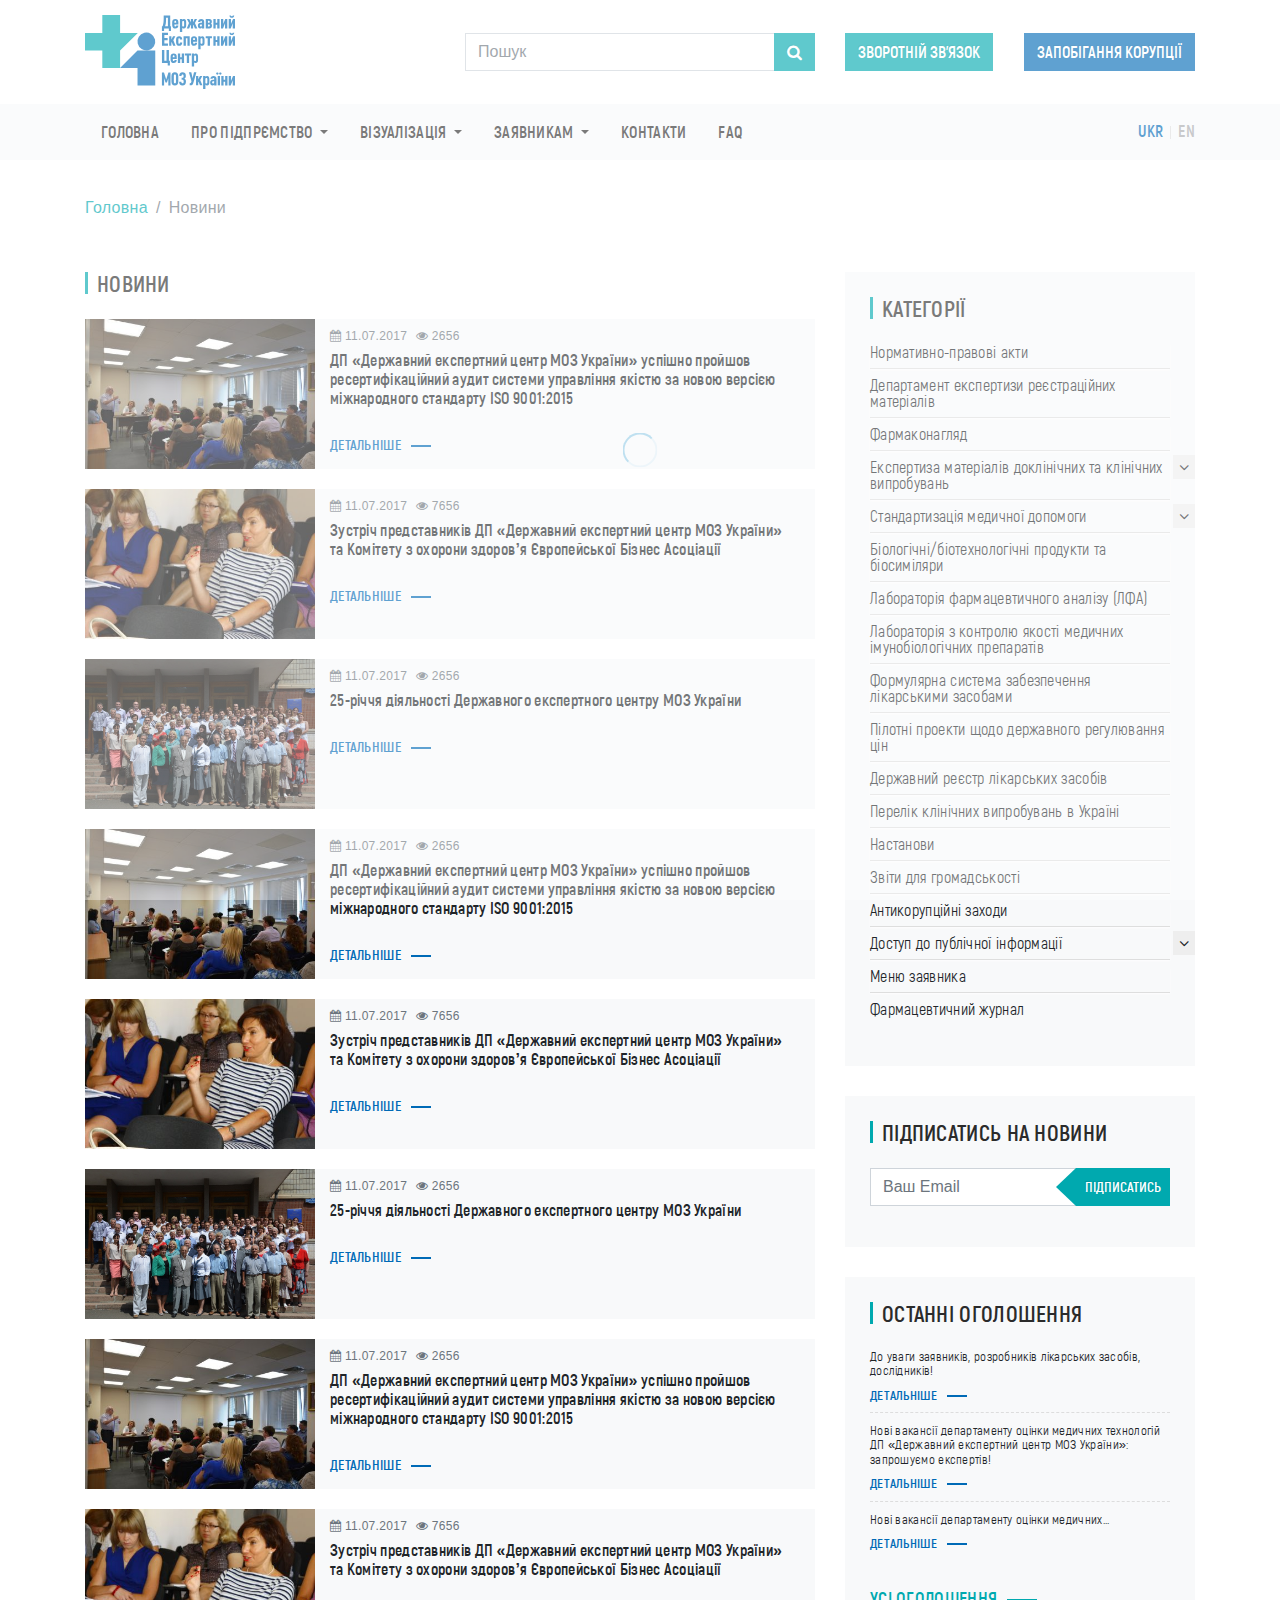
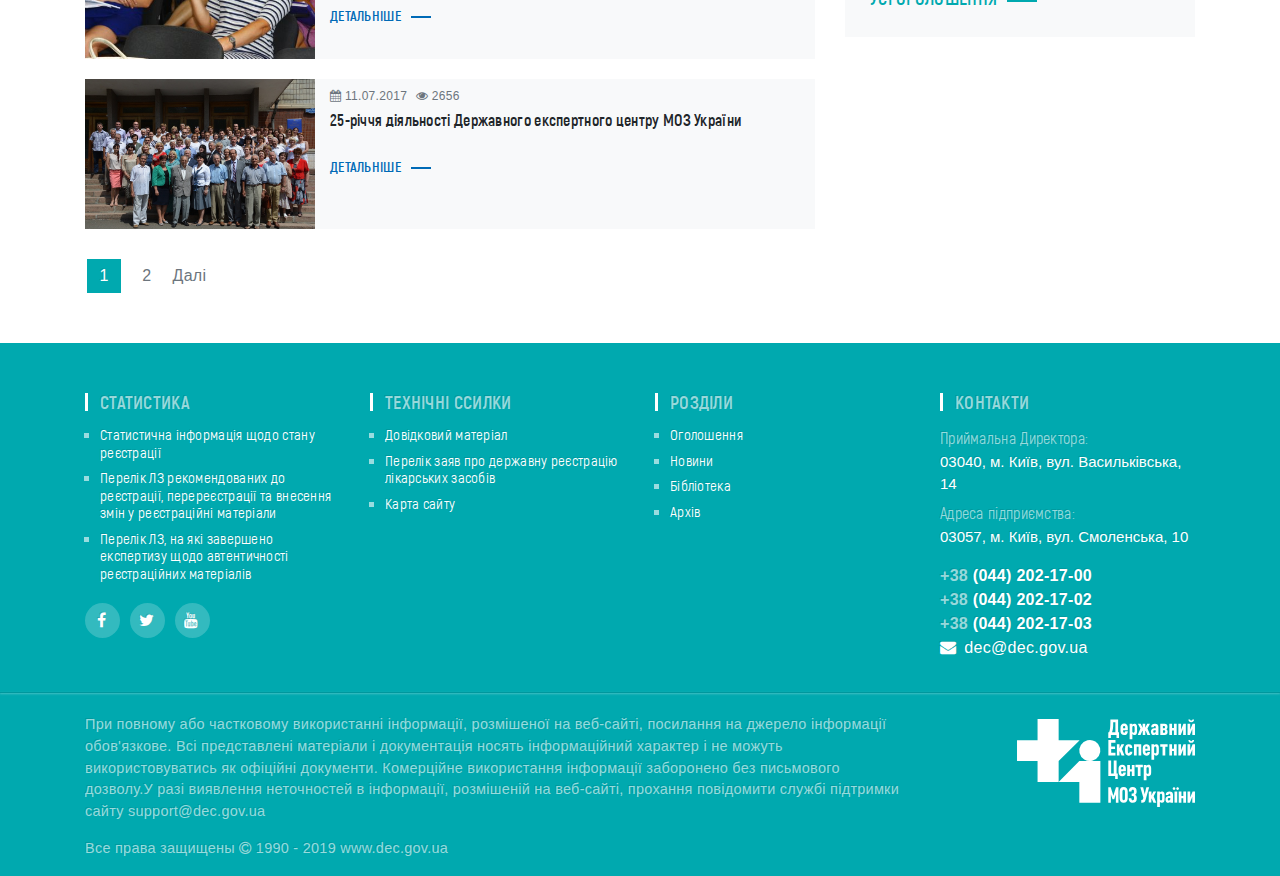
<file: dec/news.html>
<!doctype html>
<html lang="uk">
<head>
  <meta charset="utf-8">
  <meta name="viewport" content="width=device-width, initial-scale=1, shrink-to-fit=no">
  <title>Державний експертний центр Міністерства охорони здоров’я України</title>
  <link href="libs/font-awesome-4.7.0/css/font-awesome.min.css" rel="stylesheet">
  <link href="css/bootstrap/bootstrap.min.css" rel="stylesheet">
  <link href="libs/owl-carousel/owl.carousel.css" rel="stylesheet">
  <link href="libs/owl-carousel/owl.transitions.css" rel="stylesheet">
  <link href="libs/Magnific-Popup/magnific-popup.css" rel="stylesheet">
  <link href="libs/scroll/css/style.css" rel="stylesheet">
  <link href="fonts/akrobat/akrobat.css" rel="stylesheet">
  <link href="css/style.css" rel="stylesheet">

</head>
<body>
  <div id="preloader">
    <div class="preloader4"></div>
  </div>
  <header>
    <div class="container">
      <div class="row">
        <div class="col-xl-4 col-lg-4 col-md-12">
          <a href="index.html" class="logo">
            <img src="img/logo_1.svg" class="img-fluid" alt="logo">
          </a>
        </div>
        <div class="col-xl-4 col-lg-4 col-md-6 col-sm-5 d-flex align-items-center">
          <div class="search">
            <form>
                <div class="form-group">
                  <input type="text" class="form-control" placeholder="Пошук" name="search">
                  <button type="submit" name="submitSearch" class="btn btn-info"><i class="fa fa-search" aria-hidden="true"></i></button>
                </div>
            </form>
          </div>
        </div>
        <div class="col-xl-4 col-lg-4 col-md-6 col-sm-7 d-flex justify-content-between align-items-center header_button">
          <button class="btn btn-info" data-toggle="modal" data-target="#feedback">Зворотній зв'язок</button>
          <button class="btn btn-primary" data-toggle="modal" data-target="#corruption">Запобігання корупції</button>
        </div>
      </div>
    </div>
  </header>
  <nav id="nav-menu" class="navbar navbar-expand-lg navbar-light bg-light">
    <div class="container">
      <a class="navbar-brand" href="index.html">
	     <img src="img/logotip.svg" class="img-fluid" alt="logo">
	    </a>
      <button class="navbar-toggler" type="button" data-toggle="collapse" data-target="#navbarCollapse" aria-controls="navbarCollapse" aria-expanded="false" aria-label="Toggle navigation">
        <i class="fa fa-bars" aria-hidden="true"></i>
      </button>
      <div class="collapse navbar-collapse" id="navbarCollapse">
        <ul class="navbar-nav mr-auto">
          <li class="nav-item">
            <a class="nav-link" href="index.html">Головна</a>
          </li>
          <li class="nav-item dropdown">
            <a class="nav-link dropdown-toggle" href="#" role="button" data-toggle="dropdown" aria-haspopup="true" aria-expanded="false">
              Про підпрємство
            </a>
            <div class="dropdown-menu">
              <a class="dropdown-item" href="page.html">Державний експертний центр</a>
              <a class="dropdown-item" href="page.html">Історія</a>
              <a class="dropdown-item" href="page.html">Графік прийому громадян</a>
              <a class="dropdown-item" href="page.html">ISO 9001:2015</a>
              <a class="dropdown-item" href="page.html">25-річчя діяльності ДЕЦ</a>
            </div>
          </li>
          <li class="nav-item dropdown">
            <a class="nav-link dropdown-toggle" href="#" role="button" data-toggle="dropdown" aria-haspopup="true" aria-expanded="false">
              Візуалізація
            </a>
            <div class="dropdown-menu">
              <a class="dropdown-item" href="#">Візуалізація</a>
              <a class="dropdown-item" href="#">Зразок листа-запиту на доступ до візуалізації</a>
              <a class="dropdown-item" href="#">Зразок довіренності від заявника</a>
            </div>
          </li>
          <li class="nav-item dropdown">
            <a class="nav-link dropdown-toggle" href="#" role="button" data-toggle="dropdown" aria-haspopup="true" aria-expanded="false">
              Заявникам
            </a>
            <div class="dropdown-menu">
              <a class="dropdown-item" href="#">Візуалізація</a>
              <a class="dropdown-item" href="#">Консультація</a>
            </div>
          </li>
          <li class="nav-item">
            <a class="nav-link" href="contact.html">Контакти</a>
          </li>
          <li class="nav-item">
            <a class="nav-link" href="#">FAQ</a>
          </li>
        </ul>
        <div class="lang">
          <ul class="d-flex">
            <li class="lang-item current-lang"><a hreflang="uk-UK" href="#" lang="uk-UK">UKR</a></li>
            <li class="lang-item"><a hreflang="en-US" href="#" lang="en-US">EN</a></li>
          </ul>
        </div>
      </div>
    </div>
  </nav>
  <div class="container">
    <div class="row">
      <div class="col-12">
        <ul class="breadcrumb mt-4">
          <li class="breadcrumb-item"><a href="/">Головна</a></li>
          <li class="breadcrumb-item active">Новини</li>
        </ul>
      </div>
    </div>
  </div>
  <main>
    <div class="container">
      <div class="row mt-4">
        <div class="col-xl-8 col-lg-8 col-md-12">
          <div class="news">
            <span class="title-text">Новини</span>
            <div class="cart cart-news">
              <a href="news-page.html" class="wrap-img">
                <img src="img/images/img-0003.jpg" class="img-fluid" alt="">
              </a>
              <div class="card-body">
                <div class="meta-data text-muted">
                  <span><i class="fa fa-calendar" aria-hidden="true"></i> 11.07.2017</span>
                  <span><i class="fa fa-eye" aria-hidden="true"></i> 2656</span>
                </div>
                <h3 class="card-title">ДП «Державний експертний центр МОЗ України» успішно пройшов ресертифікаційний аудит системи управління якістю за новою версією міжнародного стандарту ISO 9001:2015</h3>
                <a href="news-page.html" class="title-link">Детальніше</a>
              </div>
            </div>
            <div class="cart cart-news">
              <a href="news-page.html" class="wrap-img">
                <img src="img/images/img-0002.jpg" class="img-fluid" alt="">
              </a>
              <div class="card-body">
                <div class="meta-data text-muted">
                  <span><i class="fa fa-calendar" aria-hidden="true"></i> 11.07.2017</span>
                  <span><i class="fa fa-eye" aria-hidden="true"></i> 7656</span>
                </div>
                <h3 class="card-title">Зустріч представників ДП «Державний експертний центр МОЗ України» та Комітету з охорони здоров’я Європейської Бізнес Асоціації</h3>
                <a href="news-page.html" class="title-link">Детальніше</a>
              </div>
            </div>
            <div class="cart cart-news">
              <a href="news-page.html" class="wrap-img">
                <img src="img/images/img-0001.jpg" class="img-fluid" alt="">
              </a>
              <div class="card-body">
                <div class="meta-data text-muted">
                  <span><i class="fa fa-calendar" aria-hidden="true"></i> 11.07.2017</span>
                  <span><i class="fa fa-eye" aria-hidden="true"></i> 2656</span>
                </div>
                <h3 class="card-title">25-річчя діяльності Державного експертного центру МОЗ України</h3>
                <a href="news-page.html" class="title-link">Детальніше</a>
              </div>
            </div>
            <div class="cart cart-news">
              <a href="#" class="wrap-img">
                <img src="img/images/img-0003.jpg" class="img-fluid" alt="">
              </a>
              <div class="card-body">
                <div class="meta-data text-muted">
                  <span><i class="fa fa-calendar" aria-hidden="true"></i> 11.07.2017</span>
                  <span><i class="fa fa-eye" aria-hidden="true"></i> 2656</span>
                </div>
                <h3 class="card-title">ДП «Державний експертний центр МОЗ України» успішно пройшов ресертифікаційний аудит системи управління якістю за новою версією міжнародного стандарту ISO 9001:2015</h3>
                <a href="#" class="title-link">Детальніше</a>
              </div>
            </div>
            <div class="cart cart-news">
              <a href="#" class="wrap-img">
                <img src="img/images/img-0002.jpg" class="img-fluid" alt="">
              </a>
              <div class="card-body">
                <div class="meta-data text-muted">
                  <span><i class="fa fa-calendar" aria-hidden="true"></i> 11.07.2017</span>
                  <span><i class="fa fa-eye" aria-hidden="true"></i> 7656</span>
                </div>
                <h3 class="card-title">Зустріч представників ДП «Державний експертний центр МОЗ України» та Комітету з охорони здоров’я Європейської Бізнес Асоціації</h3>
                <a href="#" class="title-link">Детальніше</a>
              </div>
            </div>
            <div class="cart cart-news">
              <a href="#" class="wrap-img">
                <img src="img/images/img-0001.jpg" class="img-fluid" alt="">
              </a>
              <div class="card-body">
                <div class="meta-data text-muted">
                  <span><i class="fa fa-calendar" aria-hidden="true"></i> 11.07.2017</span>
                  <span><i class="fa fa-eye" aria-hidden="true"></i> 2656</span>
                </div>
                <h3 class="card-title">25-річчя діяльності Державного експертного центру МОЗ України</h3>
                <a href="#" class="title-link">Детальніше</a>
              </div>
            </div>
            <div class="cart cart-news">
              <a href="#" class="wrap-img">
                <img src="img/images/img-0003.jpg" class="img-fluid" alt="">
              </a>
              <div class="card-body">
                <div class="meta-data text-muted">
                  <span><i class="fa fa-calendar" aria-hidden="true"></i> 11.07.2017</span>
                  <span><i class="fa fa-eye" aria-hidden="true"></i> 2656</span>
                </div>
                <h3 class="card-title">ДП «Державний експертний центр МОЗ України» успішно пройшов ресертифікаційний аудит системи управління якістю за новою версією міжнародного стандарту ISO 9001:2015</h3>
                <a href="#" class="title-link">Детальніше</a>
              </div>
            </div>
            <div class="cart cart-news">
              <a href="#" class="wrap-img">
                <img src="img/images/img-0002.jpg" class="img-fluid" alt="">
              </a>
              <div class="card-body">
                <div class="meta-data text-muted">
                  <span><i class="fa fa-calendar" aria-hidden="true"></i> 11.07.2017</span>
                  <span><i class="fa fa-eye" aria-hidden="true"></i> 7656</span>
                </div>
                <h3 class="card-title">Зустріч представників ДП «Державний експертний центр МОЗ України» та Комітету з охорони здоров’я Європейської Бізнес Асоціації</h3>
                <a href="#" class="title-link">Детальніше</a>
              </div>
            </div>
            <div class="cart cart-news">
              <a href="#" class="wrap-img">
                <img src="img/images/img-0001.jpg" class="img-fluid" alt="">
              </a>
              <div class="card-body">
                <div class="meta-data text-muted">
                  <span><i class="fa fa-calendar" aria-hidden="true"></i> 11.07.2017</span>
                  <span><i class="fa fa-eye" aria-hidden="true"></i> 2656</span>
                </div>
                <h3 class="card-title">25-річчя діяльності Державного експертного центру МОЗ України</h3>
                <a href="#" class="title-link">Детальніше</a>
              </div>
            </div>
            <nav class="navigation pagination" role="navigation">
              <div class="nav-links"><span aria-current="page" class="page-numbers current">1</span>
                <a class="page-numbers" href="#">2</a>
                <a class="next page-numbers" href="#">Далі</a>
              </div>
            </nav>
          </div>
        </div>
        <div class="col-xl-4 col-lg-4 col-md-12 mb-5">
          <aside>
            <span class="title-text">Категорії</span>
            <ul>
              <li><a href="#">Нормативно-правові акти</a></li>
              <li><a href="#">Департамент експертизи реєстраційних матеріалів </a></li>
              <li><a href="#">Фармаконагляд</a></li>
              <li><a href="#" class="dropdown_toggle">Експертиза матеріалів доклінічних та клінічних випробувань</a>
                <ul class="dropdown_menu">
                  <li><a href="#">Законодавство України про доклінічні та клінічні випробування</a></li>
                  <li><a href="#">Методичні рекомендації щодо проведення доклінічних та клінічних випробувань</a></li>
                  <li><a href="#">Актуальна інформація</a></li>
                  <li><a href="#">Участь співробітників Департаменту у тематичних міжнародних конференціях</a></li>
                  <li><a href="#">Інформація щодо місць проведення клінічних випробувань </a></li>
                  <li><a href="#">Перелік протоколів клінічних випробувань лікарських засобів</a></li>
                  <li><a href="#">Накази МОЗ України «Про проведення КВ»</a></li>
                  <li><a href="#">Реєстр клінічних випробувань лікарських засобів</a></li>
                </ul>
              </li>
              <li><a href="#" class="dropdown_toggle">Стандартизація медичної допомоги</a>
                <ul class="dropdown_menu">
                  <li><a href="#">Департамент стандартизації медичних послуг</a></li>
                  <li><a href="#">РЕЄСТР медико-технологічних документів (перейти на сайт)</a></li>
                  <li><a href="#">Стан затвердження медико-технологічних документів</a></li>
                </ul>
              </li>
              <li><a href="#">Біологічні/біотехнологічні продукти та біосиміляри</a></li>
              <li><a href="#">Лабораторія фармацевтичного аналізу (ЛФА)</a></li>
              <li><a href="#">Лабораторія з контролю якості медичних імунобіологічних препаратів</a></li>
              <li><a href="#">Формулярна система забезпечення лікарськими засобами </a></li>
              <li><a href="#">Пілотні проекти щодо державного регулювання цін </a></li>
              <li><a href="#">Державний реєстр лікарських засобів</a></li>
              <li><a href="#">Перелік клінічних випробувань в Україні</a></li>
              <li><a href="#">Настанови</a></li>
              <li><a href="#">Звіти для громадськості</a></li>
              <li><a href="#">Антикорупційні заходи</a></li>
              <li><a href="#" class="dropdown_toggle">Доступ до публічної інформації</a>
                <ul class="dropdown_menu">
                  <li><a href="#">Дані про надання публічної інформації</a></li>
                  <li><a href="#">Найбільш запитувана інформація</a></li>
                  <li><a href="#">Порядок оскарження</a></li>
                  <li><a href="#">Звіти про виконання фінансового плану</a></li>
                </ul>
              </li>
              <li><a href="#">Меню заявника</a></li>
              <li><a href="#">Фармацевтичний журнал</a></li>
            </ul>
          </aside>
          <div class="newsletter">
            <span class="title-text">Підписатись на новини</span>
            <form>
                <div class="form-group">
                  <input type="text" class="form-control input-md" placeholder="Ваш Email" name="email">
                  <button type="submit" name="submitNewsletter" class="btn btn-info btn-sm">Підписатись</button>
                </div>
            </form>
          </div>
          <div class="sidebar-widget">
            <span class="title-text">Останні Оголошення</span>
            <div class="news-sidebar">
                <a href="announcement-page.html" class="title-news-sidebar"><p>До уваги заявників, розробників лікарських засобів, дослідників!</p></a>
                <a href="announcement-page.html" class="title-link">Детальніше</a>
            </div>
            <div class="news-sidebar">
              <a href="announcement-page.html" class="title-news-sidebar"><p>Нові вакансії департаменту оцінки медичних технологій ДП «Державний експертний центр МОЗ України»: запрошуємо експертів!</p></a>
              <a href="announcement-page.html" class="title-link">Детальніше</a>
            </div>
            <div class="news-sidebar">
              <a href="announcement-page.html" class="title-news-sidebar"><p>Нові вакансії департаменту оцінки медичних...</p></a>
              <a href="announcement-page.html" class="title-link">Детальніше</a>
            </div>
            <a href="announcement.html" class="title-link">Усі Оголошення</a>
          </div>
        </div>
      </div>
    </div>
  </main>

  <footer>
    <div class="container">
      <div class="row">
        <div class="col-xl-3 col-lg-3 col-md-6 col-sm-12 col-12">
          <span class="footer_title">Статистика</span>
          <ul>
            <li><a href="#">Статистична інформація щодо стану реєстрації</a></li>
            <li><a href="#">Перелік ЛЗ рекомендованих до реєстрації, перереєстрації та внесення змін у реєстраційні матеріали</a></li>
            <li><a href="#">Перелік ЛЗ, на які завершено експертизу щодо автентичності реєстраційних матеріалів</a></li>
          </ul>
          <div class="social">
            <a href="#" rel="nofollow noopener" target="_blank"><i class="fa fa-facebook" aria-hidden="true"></i></a>
            <a href="#" rel="nofollow noopener" target="_blank"><i class="fa fa-twitter" aria-hidden="true"></i></a>
            <a href="#" rel="nofollow noopener" target="_blank"><i class="fa fa-youtube" aria-hidden="true"></i></a>
          </div>
        </div>
        <div class="col-xl-3 col-lg-3 col-md-6 col-sm-12 col-12">
          <span class="footer_title">Технічні ссилки</span>
          <ul>
            <li><a href="#">Довідковий матеріал</a></li>
            <li><a href="#">Перелік заяв про державну реєстрацію лікарських засобів</a></li>
            <li><a href="#">Карта сайту</a></li>
          </ul>
        </div>
        <div class="col-xl-3 col-lg-3 col-md-6 col-sm-12 col-12">
          <span class="footer_title">Розділи</span>
          <ul>
            <li><a href="#">Оголошення</a></li>
            <li><a href="#">Новини</a></li>
            <li><a href="#">Бібліотека</a></li>
            <li><a href="#">Архів</a></li>
          </ul>
        </div>
        <div class="col-xl-3 col-lg-3 col-md-6 col-sm-12 col-12">
          <span class="footer_title">Контакти</span>
          <div class="footer_contact">
            <address>
              <span>Приймальна Директора:</span>
              <p class="text">03040, м. Київ, вул. Васильківська, 14</p>
              <span>Адреса підприємства:</span>
              <p class="text">03057, м. Київ, вул. Смоленська, 10</p>
            </address>
            <div class="text_phon">
              <p class="phon"><a href="tel:+380442021700"><span>+38</span> (044) 202-17-00</a></p>
              <p class="phon"><a href="tel:+380442021702"><span>+38</span> (044) 202-17-02</a></p>
              <p class="phon"><a href="tel:+380442021703"><span>+38</span> (044) 202-17-03</a></p>
              <p class="email"><a href="mailto:dec@dec.gov.ua"><i class="fa fa-envelope mr-2"></i>dec@dec.gov.ua</a></p>
            </div>
          </div>
        </div>
      </div>
    </div>
    <hr class="footer_hr">
    <div class="copirayt container">
      <div class="row">
        <div class="col-xl-9 col-lg-9 col-md-12 col-sm-12">
          <p>При повному або частковому використанні інформації, розмішеної на веб-сайті, посилання на джерело інформації обов'язкове. Всі представлені матеріали і документація носять інформаційний характер і не можуть використовуватись як офіційні документи. Комерційне використання інформації заборонено без письмового дозволу.У разі виявлення неточностей в інформації, розмішеній на веб-сайті, прохання повідомити службі підтримки сайту support@dec.gov.ua</p>
          <p>Все права защищены <span><i class="fa fa-copyright"></i></span> 1990 - 2019 www.dec.gov.ua</p>
        </div>
        <div class="col-xl-3 col-lg-3 col-md-12 col-sm-12 d-flex justify-content-lg-end justify-content-md-center justify-content-sm-center justify-content-center align-items-start">
          <img src="img/logo_wite.svg" class="img-fluid" alt="logo">
        </div>
      </div>
    </div>
  </footer>
  <div id="scroll">
    <a class="scrollup"></a>
  </div>
  <!-- feedback -->
  <div class="modal fade" id="feedback" tabindex="-1" role="dialog" aria-labelledby="myModalLabel" aria-hidden="true">
      <div class="modal-dialog text-center">
          <div class="modal-content">
              <div class="modal-header d-block">
                  <button type="button" class="close" data-dismiss="modal" aria-hidden="true">&times;</button>
                  <h4 class="modal-title">Зворотній зв'язок</h4>
              </div>
              <div class="modal-body">
                  <form action="" method="post" class="ajax_form af_example">
                    <div class="form-group">
                      <input type="text" class="form-control" placeholder="Ваше ім'я" name="name" required>
                      <span class="required">*</span>
                    </div>
                    <div class="form-group">
                      <input type="text" class="form-control" placeholder="Ваш email" name="email" required>
                      <span class="required">*</span>
                    </div>
                    <div class="form-group">
                      <input type="text" class="form-control" placeholder="Ваш телефон" name="phone">
                    </div>
                    <div class="form-group">
                      <textarea class="form-control" placeholder="Ваше повідомлення" rows="3"></textarea>
                    </div>
                    <button type="submit" class="btn btn-info mb-2">Відправити</button>
                  </form>
              </div>
          </div>
      </div>
  </div>
  <!-- corruption -->
  <div class="modal fade" id="corruption" tabindex="-1" role="dialog" aria-labelledby="myModalLabel" aria-hidden="true">
      <div class="modal-dialog text-center">
          <div class="modal-content">
            <div class="modal-header d-block">
              <button type="button" class="close" data-dismiss="modal" aria-hidden="true">&times;</button>
              <h4 class="modal-title">Запобігання корупції</h4>
            </div>
            <div class="modal-body">
              <img src="img/images/img338.jpg" class="img-fluid" alt="corruption">
            </div>
         </div>
      </div>
  </div>

<script src="js/jquery-3.3.1.min.js"></script>
<script src="js/jquery-migrate-3.0.1.min.js"></script>
<script src="js/bootstrap/bootstrap.bundle.min.js"></script>
<script src="libs/owl-carousel/owl.carousel.min.js"></script>
<script src="libs/Magnific-Popup/jquery.magnific-popup.min.js"></script>
<script src="libs/scroll/scrollup.js"></script>
<script src="js/castom.js"></script>

</body>
</html>
</file>
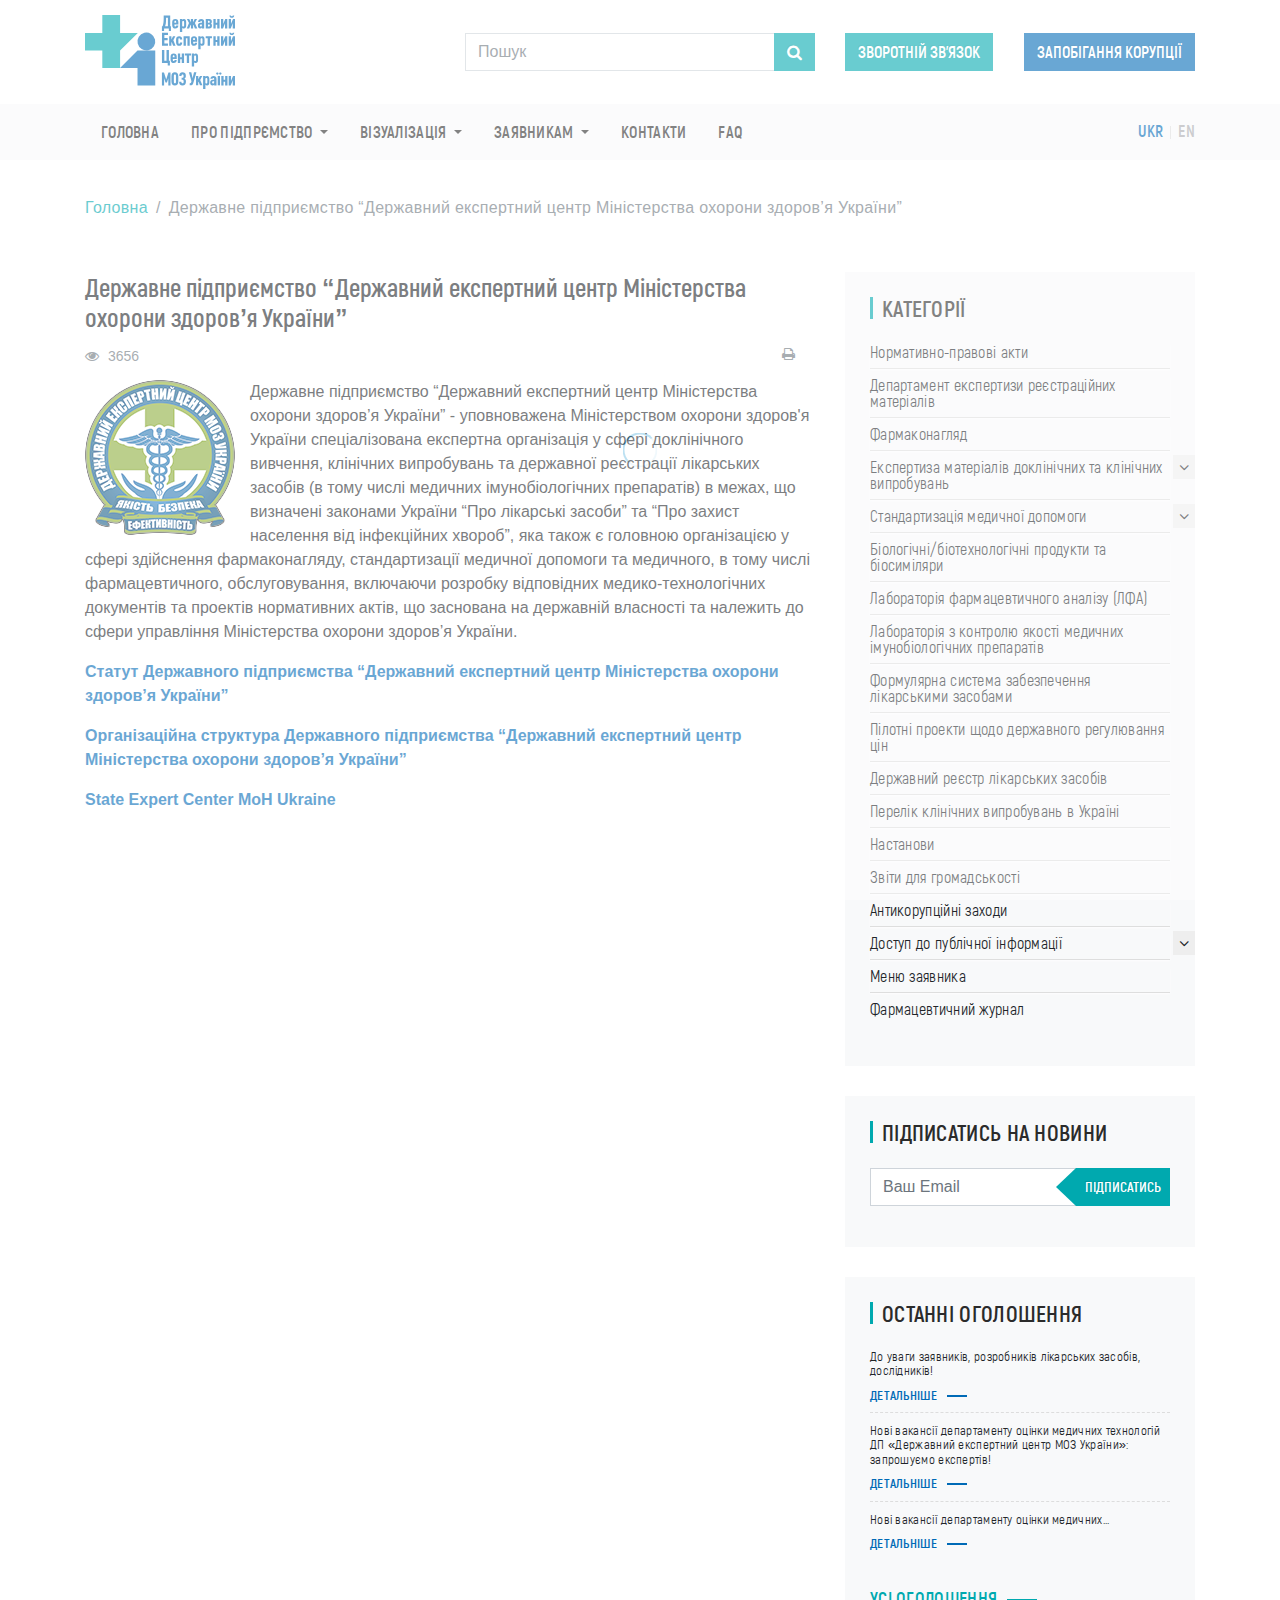
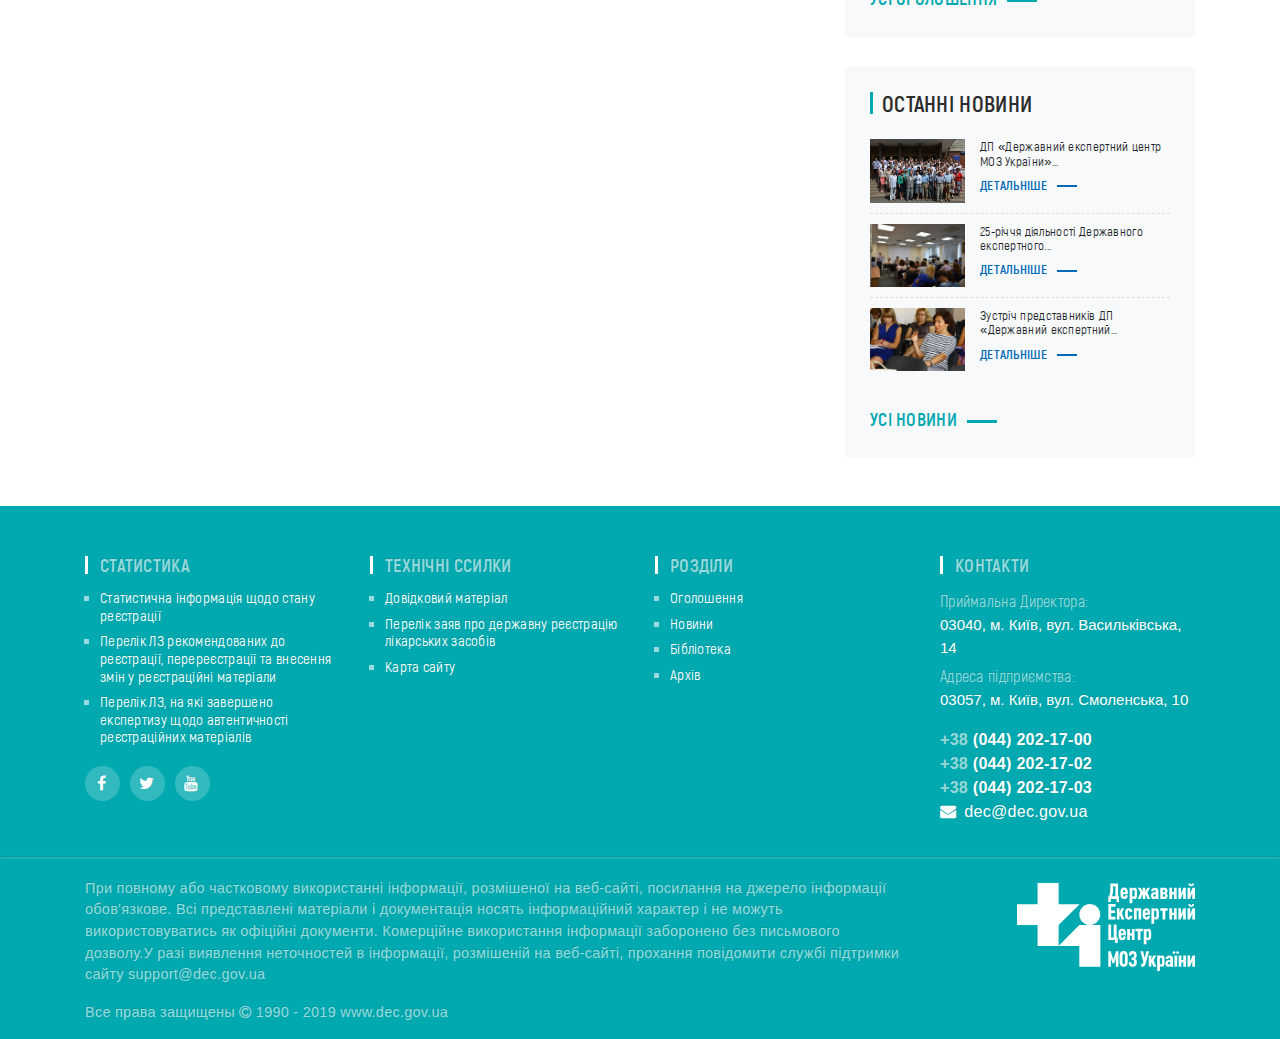
<file: dec/page.html>
<!doctype html>
<html lang="uk">
<head>
  <meta charset="utf-8">
  <meta name="viewport" content="width=device-width, initial-scale=1, shrink-to-fit=no">
  <title>Державний експертний центр Міністерства охорони здоров’я України</title>
  <link href="libs/font-awesome-4.7.0/css/font-awesome.min.css" rel="stylesheet">
  <link href="css/bootstrap/bootstrap.min.css" rel="stylesheet">
  <link href="libs/owl-carousel/owl.carousel.css" rel="stylesheet">
  <link href="libs/owl-carousel/owl.transitions.css" rel="stylesheet">
  <link href="libs/Magnific-Popup/magnific-popup.css" rel="stylesheet">
  <link href="libs/scroll/css/style.css" rel="stylesheet">
  <link href="fonts/akrobat/akrobat.css" rel="stylesheet">
  <link href="css/style.css" rel="stylesheet">

</head>
<body>
  <div id="preloader">
    <div class="preloader4"></div>
  </div>
  <header>
    <div class="container">
      <div class="row">
        <div class="col-xl-4 col-lg-4 col-md-12">
          <a href="index.html" class="logo">
            <img src="img/logo_1.svg" class="img-fluid" alt="logo">
          </a>
        </div>
        <div class="col-xl-4 col-lg-4 col-md-6 col-sm-5 d-flex align-items-center">
          <div class="search">
            <form>
                <div class="form-group">
                  <input type="text" class="form-control" placeholder="Пошук" name="search">
                  <button type="submit" name="submitSearch" class="btn btn-info"><i class="fa fa-search" aria-hidden="true"></i></button>
                </div>
            </form>
          </div>
        </div>
        <div class="col-xl-4 col-lg-4 col-md-6 col-sm-7 d-flex justify-content-between align-items-center header_button">
          <button class="btn btn-info" data-toggle="modal" data-target="#feedback">Зворотній зв'язок</button>
          <button class="btn btn-primary" data-toggle="modal" data-target="#corruption">Запобігання корупції</button>
        </div>
      </div>
    </div>
  </header>
  <nav id="nav-menu" class="navbar navbar-expand-lg navbar-light bg-light">
    <div class="container">
      <a class="navbar-brand" href="index.html">
      <img src="img/logotip.svg" class="img-fluid" alt="logo">
    </a>
      <button class="navbar-toggler" type="button" data-toggle="collapse" data-target="#navbarCollapse" aria-controls="navbarCollapse" aria-expanded="false" aria-label="Toggle navigation">
        <i class="fa fa-bars" aria-hidden="true"></i>
      </button>
      <div class="collapse navbar-collapse" id="navbarCollapse">
        <ul class="navbar-nav mr-auto">
          <li class="nav-item">
            <a class="nav-link" href="index.html">Головна</a>
          </li>
          <li class="nav-item dropdown">
            <a class="nav-link dropdown-toggle" href="#" role="button" data-toggle="dropdown" aria-haspopup="true" aria-expanded="false">
              Про підпрємство
            </a>
            <div class="dropdown-menu">
              <a class="dropdown-item" href="page.html">Державний експертний центр</a>
              <a class="dropdown-item" href="page.html">Історія</a>
              <a class="dropdown-item" href="page.html">Графік прийому громадян</a>
              <a class="dropdown-item" href="page.html">ISO 9001:2015</a>
              <a class="dropdown-item" href="page.html">25-річчя діяльності ДЕЦ</a>
            </div>
          </li>
          <li class="nav-item dropdown">
            <a class="nav-link dropdown-toggle" href="#" role="button" data-toggle="dropdown" aria-haspopup="true" aria-expanded="false">
              Візуалізація
            </a>
            <div class="dropdown-menu">
              <a class="dropdown-item" href="#">Візуалізація</a>
              <a class="dropdown-item" href="#">Зразок листа-запиту на доступ до візуалізації</a>
              <a class="dropdown-item" href="#">Зразок довіренності від заявника</a>
            </div>
          </li>
          <li class="nav-item dropdown">
            <a class="nav-link dropdown-toggle" href="#" role="button" data-toggle="dropdown" aria-haspopup="true" aria-expanded="false">
              Заявникам
            </a>
            <div class="dropdown-menu">
              <a class="dropdown-item" href="#">Візуалізація</a>
              <a class="dropdown-item" href="#">Консультація</a>
            </div>
          </li>
          <li class="nav-item">
            <a class="nav-link" href="contact.html">Контакти</a>
          </li>
          <li class="nav-item">
            <a class="nav-link" href="#">FAQ</a>
          </li>
        </ul>
        <div class="lang">
          <ul class="d-flex">
            <li class="lang-item current-lang"><a hreflang="uk-UK" href="#" lang="uk-UK">UKR</a></li>
            <li class="lang-item"><a hreflang="en-US" href="#" lang="en-US">EN</a></li>
          </ul>
        </div>
      </div>
    </div>
  </nav>
  <div class="container">
    <div class="row">
      <div class="col-12">
        <ul class="breadcrumb mt-4">
          <li class="breadcrumb-item"><a href="index.html">Головна</a></li>
          <li class="breadcrumb-item active">Державне підприємство “Державний експертний центр Міністерства охорони здоров’я України”</li>
        </ul>
      </div>
    </div>
  </div>
  <main>
    <div class="container">
      <div class="row mt-4">
        <div class="col-xl-8 col-lg-8 col-md-12">
          <article class="page">
            <h1 class="card-title">Державне підприємство “Державний експертний центр Міністерства охорони здоров’я України”</h1>
            <div class="meta-data text-muted">
              <span><i class="fa fa-eye" aria-hidden="true"></i> 3656</span>
              <span class="print"><a href="#" title="Друк"> <i class="fa fa-print" aria-hidden="true"></i></a></span>
            </div>
            <div class="text">
              <img src="img/images/logo-company.png" class="img-fluid img-left" alt="" style="width: 150px;">
              <p>Державне підприємство “Державний експертний центр Міністерства охорони здоров’я України” - уповноважена Міністерством охорони здоров'я України спеціалізована експертна організація у сфері доклінічного вивчення, клінічних випробувань та державної реєстрації лікарських засобів (в тому числі медичних імунобіологічних препаратів) в межах, що визначені законами України “Про лікарські засоби” та “Про захист населення від інфекційних хвороб”, яка також є головною організацією у сфері здійснення фармаконагляду, стандартизації медичної допомоги та медичного, в тому числі фармацевтичного, обслуговування, включаючи розробку відповідних медико-технологічних документів та проектів нормативних актів, що заснована на державній власності та належить до сфери управління Міністерства охорони здоров’я України.</p>
              <p><a href="doc/statut.pdf" target="_blank"><strong>Статут Державного підприємства “Державний експертний центр Міністерства охорони здоров’я України”</strong></a></p>
              <p><a href="doc/structura.pdf" target="_blank"><strong>Організаційна структура Державного підприємства “Державний експертний центр Міністерства охорони здоров’я України” </strong></a></p>
              <p><a href="doc/dec.pdf" target="_blank"><strong>State Expert Center MoH Ukraine</strong></a></p>
            </div>
          </article>
        </div>
        <div class="col-xl-4 col-lg-4 col-md-12 mb-5">
          <aside>
            <span class="title-text">Категорії</span>
            <ul>
              <li><a href="#">Нормативно-правові акти</a></li>
              <li><a href="#">Департамент експертизи реєстраційних матеріалів </a></li>
              <li><a href="#">Фармаконагляд</a></li>
              <li><a href="#" class="dropdown_toggle">Експертиза матеріалів доклінічних та клінічних випробувань</a>
                <ul class="dropdown_menu">
                  <li><a href="#">Законодавство України про доклінічні та клінічні випробування</a></li>
                  <li><a href="#">Методичні рекомендації щодо проведення доклінічних та клінічних випробувань</a></li>
                  <li><a href="#">Актуальна інформація</a></li>
                  <li><a href="#">Участь співробітників Департаменту у тематичних міжнародних конференціях</a></li>
                  <li><a href="#">Інформація щодо місць проведення клінічних випробувань </a></li>
                  <li><a href="#">Перелік протоколів клінічних випробувань лікарських засобів</a></li>
                  <li><a href="#">Накази МОЗ України «Про проведення КВ»</a></li>
                  <li><a href="#">Реєстр клінічних випробувань лікарських засобів</a></li>
                </ul>
              </li>
              <li><a href="#" class="dropdown_toggle">Стандартизація медичної допомоги</a>
                <ul class="dropdown_menu">
                  <li><a href="#">Департамент стандартизації медичних послуг</a></li>
                  <li><a href="#">РЕЄСТР медико-технологічних документів (перейти на сайт)</a></li>
                  <li><a href="#">Стан затвердження медико-технологічних документів</a></li>
                </ul>
              </li>
              <li><a href="#">Біологічні/біотехнологічні продукти та біосиміляри</a></li>
              <li><a href="#">Лабораторія фармацевтичного аналізу (ЛФА)</a></li>
              <li><a href="#">Лабораторія з контролю якості медичних імунобіологічних препаратів</a></li>
              <li><a href="#">Формулярна система забезпечення лікарськими засобами </a></li>
              <li><a href="#">Пілотні проекти щодо державного регулювання цін </a></li>
              <li><a href="#">Державний реєстр лікарських засобів</a></li>
              <li><a href="#">Перелік клінічних випробувань в Україні</a></li>
              <li><a href="#">Настанови</a></li>
              <li><a href="#">Звіти для громадськості</a></li>
              <li><a href="#">Антикорупційні заходи</a></li>
              <li><a href="#" class="dropdown_toggle">Доступ до публічної інформації</a>
                <ul class="dropdown_menu">
                  <li><a href="#">Дані про надання публічної інформації</a></li>
                  <li><a href="#">Найбільш запитувана інформація</a></li>
                  <li><a href="#">Порядок оскарження</a></li>
                  <li><a href="#">Звіти про виконання фінансового плану</a></li>
                </ul>
              </li>
              <li><a href="#">Меню заявника</a></li>
              <li><a href="#">Фармацевтичний журнал</a></li>
            </ul>
          </aside>
          <div class="newsletter">
            <span class="title-text">Підписатись на новини</span>
            <form>
                <div class="form-group">
                  <input type="text" class="form-control input-md" placeholder="Ваш Email" name="email">
                  <button type="submit" name="submitNewsletter" class="btn btn-info btn-sm">Підписатись</button>
                </div>
            </form>
          </div>
          <div class="sidebar-widget">
            <span class="title-text">Останні Оголошення</span>
            <div class="news-sidebar">
                <a href="#" class="title-news-sidebar"><p>До уваги заявників, розробників лікарських засобів, дослідників!</p></a>
                <a href="#" class="title-link">Детальніше</a>
            </div>
            <div class="news-sidebar">
              <a href="#" class="title-news-sidebar"><p>Нові вакансії департаменту оцінки медичних технологій ДП «Державний експертний центр МОЗ України»: запрошуємо експертів!</p></a>
              <a href="#" class="title-link">Детальніше</a>
            </div>
            <div class="news-sidebar">
              <a href="#" class="title-news-sidebar"><p>Нові вакансії департаменту оцінки медичних...</p></a>
              <a href="#" class="title-link">Детальніше</a>
            </div>
            <a href="#" class="title-link">Усі Оголошення</a>
          </div>
          <div class="sidebar-widget">
            <span class="title-text">Останні Новини</span>
            <div class="news-sidebar">
              <div class="row">
                <div class="col-4 pr-0">
                  <a href="#" class="widget-post-media">
                    <img src="img/images/img-0001.jpg" class="img-fluid" alt="">
                  </a>
                </div>
                <div class="col-8">
                  <a href="#" class="title-news-sidebar"><p>ДП «Державний експертний центр МОЗ України»...</p></a>
                  <a href="#" class="title-link">Детальніше</a>
                </div>
              </div>
            </div>
            <div class="news-sidebar">
              <div class="row">
                <div class="col-4 pr-0">
                  <a href="#" class="widget-post-media">
                    <img src="img/images/img-0003.jpg" class="img-fluid" alt="">
                  </a>
                </div>
                <div class="col-8">
                  <a href="#" class="title-news-sidebar"><p>25-річчя діяльності Державного експертного...</p></a>
                  <a href="#" class="title-link">Детальніше</a>
                </div>
              </div>
            </div>
            <div class="news-sidebar">
              <div class="row">
                <div class="col-4 pr-0">
                  <a href="#" class="widget-post-media">
                    <img src="img/images/img-0002.jpg" class="img-fluid" alt="">
                  </a>
                </div>
                <div class="col-8">
                  <a href="#" class="title-news-sidebar"><p>Зустріч представників ДП «Державний експертний...</p></a>
                  <a href="#" class="title-link">Детальніше</a>
                </div>
              </div>
            </div>
            <a href="#" class="title-link">Усі Новини</a>
          </div>
        </div>
      </div>
    </div>
  </main>

  <footer>
    <div class="container">
      <div class="row">
        <div class="col-xl-3 col-lg-3 col-md-6 col-sm-12 col-12">
          <span class="footer_title">Статистика</span>
          <ul>
            <li><a href="#">Статистична інформація щодо стану реєстрації</a></li>
            <li><a href="#">Перелік ЛЗ рекомендованих до реєстрації, перереєстрації та внесення змін у реєстраційні матеріали</a></li>
            <li><a href="#">Перелік ЛЗ, на які завершено експертизу щодо автентичності реєстраційних матеріалів</a></li>
          </ul>
          <div class="social">
            <a href="#" rel="nofollow noopener" target="_blank"><i class="fa fa-facebook" aria-hidden="true"></i></a>
            <a href="#" rel="nofollow noopener" target="_blank"><i class="fa fa-twitter" aria-hidden="true"></i></a>
            <a href="#" rel="nofollow noopener" target="_blank"><i class="fa fa-youtube" aria-hidden="true"></i></a>
          </div>
        </div>
        <div class="col-xl-3 col-lg-3 col-md-6 col-sm-12 col-12">
          <span class="footer_title">Технічні ссилки</span>
          <ul>
            <li><a href="#">Довідковий матеріал</a></li>
            <li><a href="#">Перелік заяв про державну реєстрацію лікарських засобів</a></li>
            <li><a href="#">Карта сайту</a></li>
          </ul>
        </div>
        <div class="col-xl-3 col-lg-3 col-md-6 col-sm-12 col-12">
          <span class="footer_title">Розділи</span>
          <ul>
            <li><a href="#">Оголошення</a></li>
            <li><a href="#">Новини</a></li>
            <li><a href="#">Бібліотека</a></li>
            <li><a href="#">Архів</a></li>
          </ul>
        </div>
        <div class="col-xl-3 col-lg-3 col-md-6 col-sm-12 col-12">
          <span class="footer_title">Контакти</span>
          <div class="footer_contact">
            <address>
              <span>Приймальна Директора:</span>
              <p class="text">03040, м. Київ, вул. Васильківська, 14</p>
              <span>Адреса підприємства:</span>
              <p class="text">03057, м. Київ, вул. Смоленська, 10</p>
            </address>
            <div class="text_phon">
              <p class="phon"><a href="tel:+380442021700"><span>+38</span> (044) 202-17-00</a></p>
              <p class="phon"><a href="tel:+380442021702"><span>+38</span> (044) 202-17-02</a></p>
              <p class="phon"><a href="tel:+380442021703"><span>+38</span> (044) 202-17-03</a></p>
              <p class="email"><a href="mailto:dec@dec.gov.ua"><i class="fa fa-envelope mr-2"></i>dec@dec.gov.ua</a></p>
            </div>
          </div>
        </div>
      </div>
    </div>
    <hr class="footer_hr">
    <div class="copirayt container">
      <div class="row">
        <div class="col-xl-9 col-lg-9 col-md-12 col-sm-12">
          <p>При повному або частковому використанні інформації, розмішеної на веб-сайті, посилання на джерело інформації обов'язкове. Всі представлені матеріали і документація носять інформаційний характер і не можуть використовуватись як офіційні документи. Комерційне використання інформації заборонено без письмового дозволу.У разі виявлення неточностей в інформації, розмішеній на веб-сайті, прохання повідомити службі підтримки сайту support@dec.gov.ua</p>
          <p>Все права защищены <span><i class="fa fa-copyright"></i></span> 1990 - 2019 www.dec.gov.ua</p>
        </div>
        <div class="col-xl-3 col-lg-3 col-md-12 col-sm-12 d-flex justify-content-lg-end justify-content-md-center justify-content-sm-center justify-content-center align-items-start">
          <img src="img/logo_wite.svg" class="img-fluid" alt="logo">
        </div>
      </div>
    </div>
  </footer>
  <div id="scroll">
    <a class="scrollup"></a>
  </div>
  <!-- feedback -->
  <div class="modal fade" id="feedback" tabindex="-1" role="dialog" aria-labelledby="myModalLabel" aria-hidden="true">
      <div class="modal-dialog text-center">
          <div class="modal-content">
              <div class="modal-header d-block">
                  <button type="button" class="close" data-dismiss="modal" aria-hidden="true">&times;</button>
                  <h4 class="modal-title">Зворотній зв'язок</h4>
              </div>
              <div class="modal-body">
                  <form action="" method="post" class="ajax_form af_example">
                    <div class="form-group">
                      <input type="text" class="form-control" placeholder="Ваше ім'я" name="name" required>
                      <span class="required">*</span>
                    </div>
                    <div class="form-group">
                      <input type="text" class="form-control" placeholder="Ваш email" name="email" required>
                      <span class="required">*</span>
                    </div>
                    <div class="form-group">
                      <input type="text" class="form-control" placeholder="Ваш телефон" name="phone">
                    </div>
                    <div class="form-group">
                      <textarea class="form-control" placeholder="Ваше повідомлення" rows="3"></textarea>
                    </div>
                    <button type="submit" class="btn btn-info mb-2">Відправити</button>
                  </form>
              </div>
          </div>
      </div>
  </div>
  <!-- corruption -->
  <div class="modal fade" id="corruption" tabindex="-1" role="dialog" aria-labelledby="myModalLabel" aria-hidden="true">
      <div class="modal-dialog text-center">
          <div class="modal-content">
            <div class="modal-header d-block">
              <button type="button" class="close" data-dismiss="modal" aria-hidden="true">&times;</button>
              <h4 class="modal-title">Запобігання корупції</h4>
            </div>
            <div class="modal-body">
              <img src="img/images/img338.jpg" class="img-fluid" alt="corruption">
            </div>
         </div>
      </div>
  </div>

<script src="js/jquery-3.3.1.min.js"></script>
<script src="js/jquery-migrate-3.0.1.min.js"></script>
<script src="js/bootstrap/bootstrap.bundle.min.js"></script>
<script src="libs/owl-carousel/owl.carousel.min.js"></script>
<script src="libs/Magnific-Popup/jquery.magnific-popup.min.js"></script>
<script src="libs/scroll/scrollup.js"></script>
<script src="js/castom.js"></script>

</body>
</html>
</file>
<file: dec/libs/scroll/css/style.css>
.scrollup{
cursor: pointer;
width:50px;
height:50px;
opacity:0.5;
position:fixed;
bottom:200px;
right:40px;
display:none;
text-indent:-9999px;
background: url('../images/up.png') no-repeat;
z-index: 99999;
}
a:active, a:focus, a:hover {
   outline: 0 none;
}
</file>
<file: dec/fonts/akrobat/akrobat.css>
@font-face {
    font-family: 'Akrobat';
    src: local('Akrobat Thin'), local('Akrobat-Thin'), url('Akrobatthin.woff2') format('woff2'), url('Akrobatthin.woff') format('woff'), url('Akrobatthin.ttf') format('truetype');
    font-weight: 100;
    font-style: normal;
}
@font-face {
    font-family: 'Akrobat';
    src: local('Akrobat ExtraLight'), local('Akrobat-ExtraLight'), url('Akrobatextralight.woff2') format('woff2'), url('Akrobatextralight.woff') format('woff'), url('Akrobatextralight.ttf') format('truetype');
    font-weight: 200;
    font-style: normal;
}
@font-face {
    font-family: 'Akrobat';
    src: local('Akrobat Light'), local('Akrobat-Light'), url('Akrobatlight.woff2') format('woff2'), url('Akrobatlight.woff') format('woff'), url('Akrobatlight.ttf') format('truetype');
    font-weight: 300;
    font-style: normal;
}
@font-face {
    font-family: 'Akrobat';
    src: local('Akrobat'), local('Akrobat-Regular'), url('Akrobat.woff2') format('woff2'), url('Akrobat.woff') format('woff'), url('Akrobat.ttf') format('truetype');
    font-weight: 400;
    font-style: normal;
}
@font-face {
    font-family: 'Akrobat';
    src: local('Akrobat SemiBold'), local('Akrobat-SemiBold'), url('Akrobatsemibold.woff2') format('woff2'), url('Akrobatsemibold.woff') format('woff'), url('Akrobatsemibold.ttf') format('truetype');
    font-weight: 600;
    font-style: normal;
}
@font-face {
    font-family: 'Akrobat';
    src: local('Akrobat Bold'), local('Akrobat-Bold'), url('Akrobatbold.woff2') format('woff2'), url('Akrobatbold.woff') format('woff'), url('Akrobatbold.ttf') format('truetype');
    font-weight: 700;
    font-style: normal;
}
@font-face {
    font-family: 'Akrobat';
    src: local('Akrobat ExtraBold'), local('Akrobat-ExtraBold'), url('Akrobatextrabold.woff2') format('woff2'), url('Akrobatextrabold.woff') format('woff'), url('Akrobatextrabold.ttf') format('truetype');
    font-weight: 800;
    font-style: normal;
}
@font-face {
    font-family: 'Akrobat';
    src: local('Akrobat Black'), local('Akrobat-Black'), url('Akrobatblack.woff2') format('woff2'), url('Akrobatblack.woff') format('woff'), url('Akrobatblack.ttf') format('truetype');
    font-weight: 900;
    font-style: normal;
}
</file>
<file: dec/css/style.css>
body {
	font-family: -apple-system, BlinkMacSystemFont, "Segoe UI", "Helvetica Neue", Arial, sans-serif;
	font-weight: 400;
	letter-spacing: .3px;
}

b,strong {font-weight: 700;}

a,
a:active,
a:focus,
a:visited {outline: none;}

.text-red {color: red;}

.btn-rounded {border-radius: 10em !important;}
.btn-primary {
    background-color: #006AB6 !important;
    border-color: #006AB6 !important;
    border-radius: 0;
    font-family: 'Akrobat', sans-serif;
    font-weight: 700;
    text-transform: uppercase;
    -webkit-text-shadow: -1px -1px 0 rgba(0, 0, 0, .1);
    text-shadow: -1px -1px 0 rgba(0, 0, 0, .1);
    -webkit-transition: .3s all ease-out;
    transition: .3s all ease-out;
}
.btn-primary:hover {opacity: .8;}
.btn-info {
    background-color: #00A9AF !important;
    border-color: #00A9AF !important;
    border-radius: 0;
    font-family: 'Akrobat', sans-serif;
    font-weight: 700;
    text-transform: uppercase;
    -webkit-text-shadow: -1px -1px 0 rgba(0, 0, 0, .1);
    text-shadow: -1px -1px 0 rgba(0, 0, 0, .1);
    -webkit-transition: .3s all ease-out;
    transition: .3s all ease-out;
}
.btn-info:hover {opacity: .8;}
.title-text {
    color: #2b2b2b;
    display: inline-block;
    font-family: 'Akrobat', sans-serif;
    font-size: 22px;
    font-weight: 700;
    line-height: 22px;
    margin-bottom: 25px;
    padding-left: 12px;
    position: relative;
    text-transform: uppercase;
    -webkit-text-shadow: 1px 1px 0 rgba(255, 255, 255, .25);
    text-shadow: 1px 1px 0 rgba(255, 255, 255, .25);
}
.title-text-sm::before,
.title-text::before {
    background-color: #00A9AF;
    content: "";
    left: 0;
    height: 100%;
    position: absolute;
    top: 0;
    width: 3px;
}
.title-text-sm {
    color: #2b2b2b;
    font-family: 'Akrobat', sans-serif;
    font-size: 16px;
    font-weight: 700;
    line-height: 18px;
    margin-bottom: 25px;
    padding-left: 12px;
    position: relative;
    text-transform: uppercase;
    -webkit-text-shadow: 1px 1px 0 rgba(255, 255, 255, .25);
    text-shadow: 1px 1px 0 rgba(255, 255, 255, .25);
}
.title-link {
    color: #00A9AF;
    display: inline-block;
    font-family: 'Akrobat', sans-serif;
    font-size: 18px;
    font-weight: 700;
    margin-top: 15px;
    position: relative;
    text-transform: uppercase;
    -webkit-text-shadow: 1px 1px 0 rgba(255, 255, 255, .25);
    text-shadow: 1px 1px 0 rgba(255, 255, 255, .25);
    -webkit-transition: .3s all ease-out;
    transition: .3s all ease-out;
}
.title-link::after {
    background-color: #00A9AF;
    content: "";
    right: -40px;
    height: 3px;
    position: absolute;
    top: 50%;
    -webkit-transition: .3s all ease-out;
    transition: .3s all ease-out;
    width: 30px;
}
.title-link:hover {color: #00A9AF; opacity: .8; text-decoration: none;}
.title-link:hover::after {right: -50px}

.list-striped {
    background-color: #F8F9FA;
    color: #bbb;
    list-style-type: square;
    padding: 10px 25px 10px 45px;
    padding-left: 25px;
    -webkit-text-shadow: 1px 1px 0 rgba(255, 255, 255, .25);
    text-shadow: 1px 1px 0 rgba(255, 255, 255, .25);
}
.list-striped > li {border-bottom: 1px dashed #ddd;padding: 5px 0;}
.list-striped > li:last-child {border-bottom: none;}

.sticky-top {
    position: -webkit-sticky;
    position: sticky;
    top: 0;
    z-index: 1020;
}
@media screen and (-ms-high-contrast: active), (-ms-high-contrast: none) {
     .sticky-top {
        position: fixed;
        top: 0;
        width: 100%;
        z-index: 1020;
    }
}
.form-control {border-radius: 0;}
.form-control:focus {box-shadow: none;}
.form-control:focus::-moz-placeholder,
.form-control:focus::placeholder {
    opacity: .3;
    -webkit-transition: 0.3s;
    -o-transition: 0.3s;
    transition: 0.3s;
}
.form-group {position: relative;}
.required {
    color: red;
    font-weight: 700;
    padding: 0;
    position: absolute;
    right: 20px;
    top: 9px;
}
.modal-title {
    font-size: 19px;
    font-family: 'Akrobat', sans-serif;
    font-weight: 700;
    color: #2b2b2b;
    text-transform: uppercase;
    -webkit-text-shadow: 1px 1px 0 rgba(255, 255, 255, .25);
    text-shadow: 1px 1px 0 rgba(255, 255, 255, .25);
}

.img-left {float: left;margin-right: 15px;margin-bottom: 0;}

@-moz-keyframes wrapper {0% {opacity: 0;} 100% {opacity: 1;}}
@-webkit-keyframes wrapper {0% {opacity: 0;} 100% {opacity: 1;}}
@-ms-keyframes wrapper {0% {opacity: 0;} 100% {opacity: 1;}}
@keyframes wrapper {0% {opacity: 0;} 100% {opacity: 1;}}

/* header */

header {
    -webkit-animation: wrapper 1.5s forwards;
    animation: wrapper 1.5s forwards;
    display: -webkit-box;
    min-height: 90px;
}
header .logo {display: block;padding: 15px 0;width: 150px;}
header .btn {height: 38px;}

/* search */

.search {width:100%;}
.search .form-group {margin-bottom: 0;position: relative;}
.search .btn {
    height: 38px;
    right: 0;
    position: absolute;
    top: 0;
    z-index: 1;
}

/* nav */

nav.navbar-expand-lg .navbar-brand {
    -webkit-animation: wrapper 1.8s forwards;
    animation: wrapper 1.8s forwards;
    display: none;
    font-size: 18px;
    font-weight: 700;
    letter-spacing: .6px;
    margin-right: 25px;
	padding: 0;
    text-transform: uppercase;
}
nav.navbar-expand-lg .navbar-brand > span {color: #007BFF;}
nav.sticky-top.navbar-expand-lg .navbar-brand {display: block;}
nav.sticky-top.navbar-expand-lg .navbar-brand img {height: 40px;}
nav.navbar-expand-lg .navbar-collapse {
    -webkit-box-pack: end;
        -ms-flex-pack: end;
            justify-content: end;
}
nav.navbar-expand-lg .navbar-nav .nav-link {
    font-family: 'Akrobat', sans-serif;
    font-weight: 700;
    color: #2b2b2b;
    padding-right: 1rem;
    padding-left: 1rem;
    text-transform: uppercase;
    -webkit-text-shadow: 1px 1px 0 rgba(255, 255, 255, .25);
    text-shadow: 1px 1px 0 rgba(255, 255, 255, .25);
    -webkit-transition: .3s all ease-out;
    transition: .3s all ease-out;
}
nav.navbar-expand-lg .navbar-nav .nav-link:hover {color: #006AB6;}
nav.navbar-expand-lg .navbar-nav .dropdown-menu {
    border-radius: 0;
    font-family: 'Akrobat', sans-serif;
    top: 110%;
}
nav.navbar-expand-lg .navbar-nav .dropdown-menu > a {
    -webkit-transition: .3s all ease-out;
    transition: .3s all ease-out;
}
nav.navbar-expand-lg .navbar-nav .dropdown-menu > a:hover {color: #006AB6;}
nav.navbar-expand-lg .lang {}
nav.navbar-expand-lg .lang ul {list-style-type: none;margin: 0;padding: 0;}
nav.navbar-expand-lg .lang ul > li > a {
    color: #A8A9AD;
    font-family: 'Akrobat', sans-serif;
    font-weight: 700;
    margin-left: 15px;
    text-decoration: none;
    text-transform: uppercase;
    -webkit-transition: .3s all ease-out;
    transition: .3s all ease-out;
}
nav.navbar-expand-lg .lang ul > li > a:hover,
nav.navbar-expand-lg .lang ul > li.current-lang > a {color: #006AB6;}
nav.navbar-expand-lg .lang ul > li {position: relative;}
nav.navbar-expand-lg .lang ul > li:first-of-type::after {
    background-color: #dedede;
    content: "";
    height: 50%;
    right: -7.5px;
    position: absolute;
    top: 7px;
    width: 1px;
}
nav.navbar-expand-lg .navbar-toggler {
    border: none;
    color: rgba(255,255,255,.8);
    outline: none;
    -webkit-transition: .3s all ease-out;
    transition: .3s all ease-out;
}
nav.navbar-expand-lg .navbar-toggler > i {
    color: #00A9AF;font-size: 25px;}
nav.navbar-expand-lg .navbar-toggler:hover {color: #fff;}

nav.navbar-expand-lg.sticky-top {
    -webkit-box-shadow: 0 1px 3px rgba(0, 0, 0, .15);
    box-shadow: 0 1px 3px rgba(0, 0, 0, .15);
}

/* breadcrumb */

.breadcrumb {background-color: transparent;padding: .75rem 1rem .75rem 0;}
.breadcrumb .breadcrumb-item > a {color: #00A9AF;}
.breadcrumb .breadcrumb-item.active {}

/* aside */

aside {
    background-color: #F8F9FA;
    padding: 25px;
    -webkit-text-shadow: 1px 1px 0 rgba(255, 255, 255, .25);
    text-shadow: 1px 1px 0 rgba(255, 255, 255, .25);
}
aside ul {list-style-type: none;padding-left: 0;}
aside ul > li {
    border-bottom: 1px solid #dedede;
    -webkit-box-shadow: 0 1px 2px rgba(255, 255, 255,.8);
    box-shadow: 0 1px 2px rgba(255, 255, 255,.8);
    margin-bottom: 8px;
}
aside ul > li:last-of-type {border-bottom: none;box-shadow: none;}
aside ul > li > a {
    color: #212529;
    display: block;
    font-family: 'Akrobat', sans-serif;
    line-height: 1;
    padding-bottom: 8px;
    text-decoration: none;
    -webkit-transition: .3s all ease-out;
    transition: .3s all ease-out;
}
aside ul > li > a:hover {text-decoration: none;}
aside ul > li > .dropdown_toggle {position: relative;}
aside ul > li > .dropdown_toggle::after {
    background-color: #eee;
    display: inline-block;
    content: "\f107";
    font-family: FontAwesome;
    right: -25px;
    padding: 4px 6px;
    position: absolute;
    top: -4px;
}
aside ul > li > .dropdown_toggle.clos::after {content: "\f106";}
aside ul > li .dropdown_menu {
    display: none;
    color: #006AB6;
    margin-top: 10px;
    list-style-type: square;
    padding-left: 15px;
}
aside ul > li .dropdown_menu > li {border: none;box-shadow: none;}

/* newsletter */

.newsletter {
    background-color: #F8F9FA;
    margin-top: 30px;
    padding: 25px;
    -webkit-text-shadow: 1px 1px 0 rgba(255, 255, 255, .25);
    text-shadow: 1px 1px 0 rgba(255, 255, 255, .25);
}
.newsletter .form-group {position: relative;}
.newsletter .form-control {}
.newsletter .btn {
    height: 38px;
    right: 0;
    position: absolute;
    top: 0;
    z-index: 1;
}
.newsletter .btn::before {
    border-style: solid;
    border-width: 19px 20px 19px 0;
    border-color: transparent #00A9AF transparent transparent;
    content: "";
    left: -21px;
    height: 0;
    position: absolute;
    top: -1px;
    width: 0;
    z-index: 2;
}

/* sidebar-widget */

.sidebar-widget {
    background-color: #F8F9FA;
    font-family: 'Akrobat', sans-serif;
    margin-top: 30px;
    padding: 25px;
    -webkit-text-shadow: 1px 1px 0 rgba(255, 255, 255, .25);
    text-shadow: 1px 1px 0 rgba(255, 255, 255, .25);
}
.sidebar-widget .news-sidebar {
    border-bottom: 1px dashed #ddd;
    margin-bottom: 10px;
    line-height: 1.1;
    padding-bottom: 10px;
}
.sidebar-widget .news-sidebar:last-of-type {
    border-bottom: none;
}
.sidebar-widget .news-sidebar .widget-post-media img {
    -webkit-transition: .3s all ease-out;
    transition: .3s all ease-out;
}
.sidebar-widget .news-sidebar .widget-post-media:hover img {opacity: .8;}
.sidebar-widget .news-sidebar .title-news-sidebar {
    color: #212529;
    font-size: 13px;
    text-decoration: none;
}
.sidebar-widget .news-sidebar .title-news-sidebar:hover {
    opacity: .8;
    text-decoration: none;
}
.sidebar-widget .news-sidebar .title-news-sidebar > p {margin-bottom: 0;}
.sidebar-widget .news-sidebar .title-link {
    color: #006AB6;
    font-size: 13px;
    margin-top: 10px;
}
.sidebar-widget .news-sidebar .title-link::after {
    background-color: #006AB6;
    height: 2px;
    right: -30px;
    width: 20px;
}
.sidebar-widget .news-sidebar .title-link:hover {opacity: .8;}
.sidebar-widget .news-sidebar .title-link:hover::after {right: -40px;}

/* home-carusel */

.home-carusel.owl-carousel {position: relative;}
.home-carusel.owl-carousel .item {
    display: -webkit-box;
    display: -ms-flexbox;
    display: flex;
    -webkit-box-pack: center;
        -ms-flex-pack: center;
            justify-content: center;
    height: 380px;
    text-align: center;
    width: 100%;
}
.home-carusel.owl-carousel .item .bg-img {
    background-color: #00A9AF;
    bottom: 0;
    left: 0;
    height: auto;
    padding: 15px;
    position: absolute;
    text-align: left;
    width: 100%;
    z-index: 2;
}
.home-carusel.owl-carousel .owl-item img {
    height: 100%;
    width: 100%;
}
.home-carusel.owl-carousel .item .bg-img {
    -webkit-text-shadow: -1px -1px 0 rgba(0, 0, 0, .1);
    text-shadow: -1px -1px 0 rgba(0, 0, 0, .1);
}
.home-carusel.owl-carousel .item .bg-img > h3 {
    color: #fff;
    display: inline-block;
    font-family: 'Akrobat', sans-serif;
    font-size: 18px;
    font-weight: 700;
    margin-bottom: 0;
    text-transform: uppercase;
    z-index: 3;
}
.home-carusel.owl-carousel .item .bg-img > p {
    color: rgba(255, 255, 255, .9);
    display: inline-block;
    font-size: 14px;
    margin-bottom: 0;
    z-index: 3;
}
.home-carusel.owl-carousel.owl-theme .owl-controls {
    right: 0;
    top: 0;
    position: absolute;
}
.home-carusel.owl-carousel.owl-theme .owl-controls .owl-buttons .owl-prev,
.home-carusel.owl-carousel.owl-theme .owl-controls .owl-buttons .owl-next {
    background-color: #00A9AF;
    color: rgba(255, 255, 255);
    display: inline-block;
    font-size: 19px;
    line-height: 0;
    padding: 10px 15px 12px;
    -webkit-transition: .3s all ease-out;
    transition: .3s all ease-out;
}
.home-carusel.owl-carousel.owl-theme .owl-controls .owl-buttons .owl-prev {
    border-right: 1px solid rgba(255, 255, 255, .6);
}
.home-carusel.owl-carousel.owl-theme .owl-controls .owl-buttons .owl-prev:hover,
.home-carusel.owl-carousel.owl-theme .owl-controls .owl-buttons .owl-next:hover {
    color: rgba(255, 255, 255, .6);
}

/* announcement */

.announcement {
    -webkit-text-shadow: 1px 1px 0 rgba(255, 255, 255, .25);
    text-shadow: 1px 1px 0 rgba(255, 255, 255, .25);
}
.announcement .cart {
    background-color: #F8F9FA;
    -webkit-box-shadow: 0 3px 6px rgba(0, 0, 0, .125);
    box-shadow: 0 3px 6px rgba(0, 0, 0, .125);
    margin-bottom: 10px;
    overflow: hidden;
    position: relative;
}
.announcement .cart .card-body {padding-bottom: 30px;}
.announcement .cart .card-body .card-title {
    font-family: 'Akrobat', sans-serif;
    font-size: 22px;
    font-weight: 700;
}
.announcement .cart .card-body .meta-data {margin-bottom: 12px;}
.announcement .cart .card-body .meta-data span {font-size: 14px;margin-right: 15px;}
.announcement .cart .card-body .meta-data span i {margin-right: 5px;}
.announcement .cart .card-body .btn {
    bottom: 0;
    right: 0;
    position: absolute;
}

/* article */

article {
    -webkit-text-shadow: 1px 1px 0 rgba(255, 255, 255, .25);
    text-shadow: 1px 1px 0 rgba(255, 255, 255, .25);
}
article h1 {
    font-family: 'Akrobat', sans-serif;
    font-size: 25px;
    font-weight: 700;
}
article .meta-data {margin-bottom: 12px;}
article .meta-data span {font-size: 14px;margin-right: 15px;}
article .meta-data span i {margin-right: 5px;}
article .meta-data .print {float: right;}
article .meta-data .print > a {
    color: #6c757d;
    -webkit-transition: .3s all ease-out;
    transition: .3s all ease-out;
}
article .meta-data .print > a:hover {color: #212529;}
article.page,
article .text,
article .announcement-text {letter-spacing: 0;}
article ul {list-style-type: square;}
article img {margin-bottom: 15px;width: 100%;}
article a {color: #006AB6;}

/* home-news */

.home-news {margin-bottom: 30px;}
.home-news .cart {
    background-color: #F8F9FA;
    -webkit-box-shadow: 0 3px 6px rgba(0, 0, 0, .125);
    box-shadow: 0 3px 6px rgba(0, 0, 0, .125);
    margin-bottom: 10px;
    overflow: hidden;
    position: relative;
}
.home-news .cart .wrap-img {display: block; height: 148px;width: 100%;}
.home-news .cart img {
    height: 100%;
    -webkit-transition: .3s all ease-out;
    transition: .3s all ease-out;
    width: 100%;
}
.home-news .cart .wrap-img:hover img {opacity: .8;}
.home-news .cart .card-body {padding: 10px 10px 15px;}
.home-news .cart .card-body .card-title {
    font-family: 'Akrobat', sans-serif;
    font-size: 15px;
    font-weight: 700;
}
.home-news .cart .card-body .meta-data {margin-bottom: 10px;}
.home-news .cart .card-body .meta-data span {font-size: 12px;margin-right: 12px;}
.home-news .cart .card-body .meta-data span i {margin-right: 5px;}
.home-news .cart .card-body .title-link {color: #006AB6;font-size: 13px;margin-top: 0;}
.home-news .cart .card-body .title-link::after {
    background-color: #006AB6;
    right: -30px;
    height: 2px;
    width: 20px;
}
.home-news .cart .card-body .title-link:hover::after {right: -35px;}

/* news */

.news {}
.news .cart.cart-news {
    background-color: #F8F9FA;
    margin-bottom: 20px;
    overflow: hidden;
    -webkit-text-shadow: 1px 1px 0 rgba(255, 255, 255, .25);
    text-shadow: 1px 1px 0 rgba(255, 255, 255, .25);
}
.news .cart.cart-news .wrap-img {
    float: left;
    height: 150px;
    margin-right: 15px;
    overflow: hidden;
    width: 230px;
}
.news .cart.cart-news .wrap-img img {
    -webkit-transition: .3s all ease-out;
    transition: .3s all ease-out;
}
.news .cart.cart-news .wrap-img:hover img {opacity: .8;}
.news .cart.cart-news .card-body {padding: 0.5rem 1rem;}
.news .cart.cart-news .card-body .meta-data {font-size: 12px;margin-bottom: 5px;}
.news .cart.cart-news .card-body .meta-data > span {margin-right: 5px;}
.news .cart.cart-news .card-body .card-title {
    font-family: 'Akrobat', sans-serif;
    font-size: 16px;
    font-weight: 700;
}
.news .cart.cart-news .card-body .title-link {color: #006AB6;font-size: 14px;}
.news .cart.cart-news .card-body .title-link::after {
    background-color: #006AB6;
    right: -30px;
    height: 2px;
    width: 20px;
}
.news .cart.cart-news .card-body .title-link:hover::after {right: -40px;}

/* pagination */

.navigation.pagination {margin-bottom: 50px;margin-top: 30px;}
.navigation.pagination .nav-links .page-numbers {
    color: #6c757d;
    display: inline-block;
    margin-left: 2px;
    margin-right: 2px;
    line-height: 34px;
    height: 34px;
    text-align: center;
    text-decoration: none;
    -webkit-transition: all .3s linear;
    -o-transition: all .3s linear;
    transition: all .3s linear;
    -webkit-text-shadow: 1px 1px 0 rgba(255, 255, 255, .25);
    text-shadow: 1px 1px 0 rgba(255, 255, 255, .25);
    width: 34px;
}
.navigation.pagination .nav-links .page-numbers:hover,
.navigation.pagination .nav-links .page-numbers.current {
    background-color: #00A9AF;
    color: #fff;
    -webkit-text-shadow: -1px -1px 0 rgba(0, 0, 0, .1);
    text-shadow: -1px -1px 0 rgba(0, 0, 0, .1);
}
.navigation.pagination .nav-links .next {width: auto !important;}
.navigation.pagination .nav-links .next:hover {
    color: #00A9AF;
    background-color: transparent;
    -webkit-text-shadow: 1px 1px 0 rgba(255, 255, 255, .25);
    text-shadow: 1px 1px 0 rgba(255, 255, 255, .25);
}

/* pagenav */

.pagenav {
    display: -webkit-box;
    display: -ms-flexbox;
    display: flex;
    -webkit-box-pack: justify;
        -ms-flex-pack: justify;
            justify-content: space-between;
    list-style-type: none;
    margin-top: 30px;
    padding-left: 0;
}
.pagenav li a {
    color: #006AB6;
    font-family: 'Akrobat', sans-serif;
    font-size: 14px;
    font-weight: 700;
    position: relative;
    text-transform: uppercase;
    margin: 0 30px;
}
.pagenav li.next > a::after,
.pagenav li.prev > a::before {
    background-color: #006AB6;
    content: "";
    height: 2px;
    position: absolute;
    top: 50%;
    -webkit-transition: .3s all ease-out;
    transition: .3s all ease-out;
    width: 20px;
}
.pagenav li.prev > a::before {left: -30px;}
.pagenav li.next > a::after {right: -30px;}
.pagenav li > a:hover {opacity: .8; text-decoration: none;}
.pagenav li.prev > a:hover::before {left: -40px;}
.pagenav li.next > a:hover::after {right: -40px;}

/* contact */

.mapa {height: 220px; width: 100%;}
.mapa iframe {height: 220px; width: 100%;}

/* footer */

footer {
    background-color: #00A9AF;
    width: 100%;
    -webkit-text-shadow: -1px -1px 0 rgba(0, 0, 0, 0.1);
    -moz-text-shadow: -1px -1px 0 rgba(0, 0, 0, 0.1);
    -o-text-shadow: -1px -1px 0 rgba(0, 0, 0, 0.1);
    text-shadow: -1px -1px 0 rgba(0, 0, 0, 0.1);
}
footer .footer_title  {
    color: rgba(255, 255, 255, .6);
    display: inline-block;
    font-family: 'Akrobat', sans-serif;
    font-size: 18px;
    font-weight: 700;
    line-height: 18px;
    margin-bottom: 15px;
    margin-top: 50px;
    padding-left: 15px;
    position: relative;
    text-transform: uppercase;
}
footer .footer_title::before {
    background-color: #fff;
    content: "";
    left: 0;
    height: 100%;
    position: absolute;
    top: 0;
    width: 3px;
}
footer ul {
    color: rgba(255, 255, 255, .6);
    list-style: outside none square;
    padding-left: 15px;
}
footer ul li {line-height: 1.1;margin-bottom: 8px;}
footer ul li a {
    color: #fff;
    font-family: 'Akrobat', sans-serif;
    font-size: 15px;
    text-decoration: none;
    -webkit-transition: all 0.2s linear;
    -o-transition: all 0.2s linear;
    transition: all 0.2s linear;
}
footer ul li a:hover {color: rgba(255, 255, 255, .6); text-decoration: none;}
footer .footer_contact address > span {
    font-family: 'Akrobat', sans-serif;
    color: rgba(255, 255, 255, .6);
}
footer .footer_contact address p {
    color: #fff;
    font-size: 15px;
    letter-spacing: 0;
    margin-bottom: 5px;
}
footer .footer_contact .text_phon .phon {margin-bottom: 0;}
footer .footer_contact .text_phon .phon a {
    color: #fff;
    font-weight: 700;
    text-decoration: none;
}
footer .footer_contact .text_phon .phon a span {color: rgba(255, 255, 255, .6);}
footer .footer_contact .text_phon .email a {
    color: #fff;
    text-decoration: none;
    -webkit-transition: all 0.2s linear;
    -o-transition: all 0.2s linear;
    transition: all 0.2s linear;
}
footer .footer_contact .text_phon .email a:hover {color: rgba(255, 255, 255, .6);}
footer .social {margin: 20px 0 0;}
footer .social a {
    background-color: rgba(255, 255, 255, .2);
    border-radius: 50%;
    color: #fff;
    display: inline-block;
    height: 35px;
    line-height: 25px;
    margin: 0 5px 0 0;
    padding: 5px 5px 5px 3px;
    text-align: center;
    -webkit-transition: .25s ease-out;
    -o-transition: .25s ease-out;
    transition: .25s ease-out;
    width: 35px;
}
footer .social a i {
    vertical-align: middle;
    margin-top: -3px;
}
footer .social a:hover {
    background-color: rgba(255, 255, 255, .8);
    border-radius: 50%;
    color: #00A9AF;
}
.btn-facebook {background-color: #512da8;}
.btn-instagram {background-color: #8e24aa;}
.btn-google-plus {background-color: #ff7043;}
.btn-telegram {background-color: #289FD9;}
footer .social .btn:hover {opacity: .8;}

footer hr.footer_hr {
    background-color: rgba(0, 0, 0, 0.1);
    border-color: transparent;
    -webkit-box-shadow: 0 1px 2px rgba(255,255,255,.375);
    box-shadow: 0 1px 2px rgba(255,255,255,.375);
}
footer .copirayt {
    color: rgba(255, 255, 255, .6);
    font-size: 0.9em;
}
footer .copirayt p {margin-top: 5px;}
footer .copirayt p.ws {
    color: #fff;
    text-align: right;
}
footer .copirayt p.ws a {color: rgba(255, 255, 255, .6);}
footer .copirayt img {max-width: 70%;padding-top: 10px;}

/* Preloader */

#preloader {
    width: 100%;
    height: 100%;
    position: fixed;
    top: 0;
    left: 0;
    z-index: 9999999;
    background: #fff;
}
.preloader4 {
    width: 35px;
    height: 35px;
    display: inline-block;
    padding: 0px;
    border-radius: 100%;
    border: 2px solid;
    border-top-color: rgba(12, 144, 206, 0.65);
    border-bottom-color: rgba(12, 144, 206, 0.15);
    border-left-color: rgba(12, 144, 206, 0.65);
    border-right-color: rgba(12, 144, 206, 0.15);
    -webkit-animation: preloader4 0.8s linear infinite;
    animation: preloader4 0.8s linear infinite;
    position: absolute;
    top: 50%;
    left: 50%;
    -ms-transform: translate(-50%, -50%);
        transform: translate(-50%, -50%);
    -webkit-transform: translate(-50%, -50%);
}
@keyframes preloader4 {
    from {
        -webkit-transform: rotate(0deg);
                transform: rotate(0deg);
    }
    to {
        -webkit-transform: rotate(360deg);
                transform: rotate(360deg);
    }
}
@-webkit-keyframes
preloader4 {from {
    -webkit-transform: rotate(0deg);
}
to {
    -webkit-transform: rotate(360deg);
}
}

/* media */

/*==========  Desktop First Method  ==========*/

@media only screen and (max-width: 1199px) {
    header .header_button .btn {font-size: 13px;}
}

@media only screen and (max-width: 991px) {
    header {padding-bottom: 15px;}
    header .logo {margin: 0 auto;}
    header .header_button .btn {font-size: 16px;}
    footer {padding-bottom: 15px;}
    footer .copirayt img {max-width: 150px;}
}

@media only screen and (max-width: 768px) {}

@media only screen and (max-width: 767px) {
    header .header_button .btn {font-size: 13px;}
    .home-news .cart .wrap-img {height: auto;}
    .news .cart.cart-news .wrap-img {height: 120px;width: 180px;}
}

@media only screen and (max-width: 640px) {}

@media only screen and (max-width: 575px) {
    header .header_button .btn {margin-top: 15px;}
    .home-carusel.owl-carousel {display: none !important;}
}

@media only screen and (max-width: 480px) {}

@media only screen and (max-width: 360px) {
     .news .cart.cart-news .wrap-img {margin-bottom: 10px; height: auto;width: 100%;}
}

/*==========  Mobile First Method  ==========*/

@media only screen and (min-width: 320px) {}

@media only screen and (min-width: 480px) {}

@media only screen and (min-width: 768px) {}

@media only screen and (min-width: 992px) {}

@media only screen and (min-width: 1200px) {}

@media only screen and (min-width: 1368px) {}

@media only screen and (min-width: 1600px) {}
</file>
<file: dec/css/style-blue.css>
body {
	font-family: -apple-system, BlinkMacSystemFont, "Segoe UI", "Helvetica Neue", Arial, sans-serif;
	font-weight: 400;
	letter-spacing: .3px;
}

b,strong {font-weight: 700;}

a,
a:active,
a:focus,
a:visited {outline: none;}

.text-red {color: red;}

.btn-rounded {border-radius: 10em !important;}
.btn-primary {
    background-color: #3369B1 !important;
    border-color: #3369B1 !important;
    border-radius: 0;
    font-family: 'Akrobat', sans-serif;
    font-weight: 700;
    text-transform: uppercase;
    -webkit-text-shadow: -1px -1px 0 rgba(0, 0, 0, .1);
    text-shadow: -1px -1px 0 rgba(0, 0, 0, .1);
    -webkit-transition: .3s all ease-out;
    transition: .3s all ease-out;
}
.btn-primary:hover {opacity: .8;}
.btn-info {
    background-color: #289DA7 !important;
    border-color: #289DA7 !important;
    border-radius: 0;
    font-family: 'Akrobat', sans-serif;
    font-weight: 700;
    text-transform: uppercase;
    -webkit-text-shadow: -1px -1px 0 rgba(0, 0, 0, .1);
    text-shadow: -1px -1px 0 rgba(0, 0, 0, .1);
    -webkit-transition: .3s all ease-out;
    transition: .3s all ease-out;
}
.btn-info:hover {opacity: .8;}
.title-text {
    color: #2b2b2b;
    display: inline-block;
    font-family: 'Akrobat', sans-serif;
    font-size: 22px;
    font-weight: 700;
    line-height: 22px;
    margin-bottom: 25px;
    padding-left: 12px;
    position: relative;
    text-transform: uppercase;
    -webkit-text-shadow: 1px 1px 0 rgba(255, 255, 255, .25);
    text-shadow: 1px 1px 0 rgba(255, 255, 255, .25);
}
.title-text::before {
    background-color: #289DA7;
    content: "";
    left: 0;
    height: 100%;
    position: absolute;
    top: 0;
    width: 3px;
}
.title-link {
    color: #289DA7;
    display: inline-block;
    font-family: 'Akrobat', sans-serif;
    font-size: 18px;
    font-weight: 700;
    margin-top: 15px;
    position: relative;
    text-transform: uppercase;
    -webkit-text-shadow: 1px 1px 0 rgba(255, 255, 255, .25);
    text-shadow: 1px 1px 0 rgba(255, 255, 255, .25);
    -webkit-transition: .3s all ease-out;
    transition: .3s all ease-out;
}
.title-link::after {
    background-color: #289DA7;
    content: "";
    right: -40px;
    height: 3px;
    position: absolute;
    top: 50%;
    -webkit-transition: .3s all ease-out;
    transition: .3s all ease-out;
    width: 30px;
}
.title-link:hover {color: #289DA7; opacity: .8; text-decoration: none;}
.title-link:hover::after {right: -50px}

.sticky-top {
    position: -webkit-sticky;
    position: sticky;
    top: 0;
    z-index: 1020;
}
@media screen and (-ms-high-contrast: active), (-ms-high-contrast: none) {
     .sticky-top {
        position: fixed;
        top: 0;
        width: 100%;
        z-index: 1020;
    }
}
.form-control {border-radius: 0;}
.form-control:focus {box-shadow: none;}
.form-control:focus::-moz-placeholder,
.form-control:focus::placeholder {
    opacity: .3;
    -webkit-transition: 0.3s;
    -o-transition: 0.3s;
    transition: 0.3s;
}
.form-group {position: relative;}
.required {
    color: red;
    font-weight: 700;
    padding: 0;
    position: absolute;
    right: 20px;
    top: 9px;
}
.modal-title {
    font-size: 19px;
    font-family: 'Akrobat', sans-serif;
    font-weight: 700;
    color: #2b2b2b;
    text-transform: uppercase;
    -webkit-text-shadow: 1px 1px 0 rgba(255, 255, 255, .25);
    text-shadow: 1px 1px 0 rgba(255, 255, 255, .25);
}

@-moz-keyframes wrapper {0% {opacity: 0;} 100% {opacity: 1;}}
@-webkit-keyframes wrapper {0% {opacity: 0;} 100% {opacity: 1;}}
@-ms-keyframes wrapper {0% {opacity: 0;} 100% {opacity: 1;}}
@keyframes wrapper {0% {opacity: 0;} 100% {opacity: 1;}}

/* header */

header {
    -webkit-animation: wrapper 1.5s forwards;
    animation: wrapper 1.5s forwards;
    display: -webkit-box;
    min-height: 90px;
}
header .logo {display: block;padding: 15px 0;width: 150px;}
header .btn {height: 38px;}

/* search */

.search {width:100%;}
.search .form-group {margin-bottom: 0;position: relative;}
.search .btn {
    height: 38px;
    right: 0;
    position: absolute;
    top: 0;
    z-index: 1;
}

/* nav */

nav.navbar-expand-lg .navbar-brand {
    -webkit-animation: wrapper 1.8s forwards;
    animation: wrapper 1.8s forwards;
    display: none;
    font-size: 18px;
    font-weight: 700;
    letter-spacing: .6px;
    margin-right: 25px;
	padding: 0;
    text-transform: uppercase;
}
nav.navbar-expand-lg .navbar-brand > span {color: #007BFF;}
nav.sticky-top.navbar-expand-lg .navbar-brand {display: block;}
nav.sticky-top.navbar-expand-lg .navbar-brand img {height: 40px;}
nav.navbar-expand-lg .navbar-collapse {
    -webkit-box-pack: end;
        -ms-flex-pack: end;
            justify-content: end;
}
nav.navbar-expand-lg .navbar-nav .nav-link {
    font-family: 'Akrobat', sans-serif;
    font-weight: 700;
    color: #2b2b2b;
    padding-right: 1rem;
    padding-left: 1rem;
    text-transform: uppercase;
    -webkit-text-shadow: 1px 1px 0 rgba(255, 255, 255, .25);
    text-shadow: 1px 1px 0 rgba(255, 255, 255, .25);
    -webkit-transition: .3s all ease-out;
    transition: .3s all ease-out;
}
nav.navbar-expand-lg .navbar-nav .nav-link:hover {color: #3369B1;}
nav.navbar-expand-lg .navbar-nav .dropdown-menu {
    border-radius: 0;
    font-family: 'Akrobat', sans-serif;
    top: 110%;
}
nav.navbar-expand-lg .navbar-nav .dropdown-menu > a {
    -webkit-transition: .3s all ease-out;
    transition: .3s all ease-out;
}
nav.navbar-expand-lg .navbar-nav .dropdown-menu > a:hover {color: #3369B1;}
nav.navbar-expand-lg .lang {}
nav.navbar-expand-lg .lang ul {list-style-type: none;margin: 0;padding: 0;}
nav.navbar-expand-lg .lang ul > li > a {
    color: #A8A9AD;
    font-family: 'Akrobat', sans-serif;
    font-weight: 700;
    margin-left: 15px;
    text-decoration: none;
    text-transform: uppercase;
    -webkit-transition: .3s all ease-out;
    transition: .3s all ease-out;
}
nav.navbar-expand-lg .lang ul > li > a:hover,
nav.navbar-expand-lg .lang ul > li.current-lang > a {color: #289DA7;}
nav.navbar-expand-lg .lang ul > li {position: relative;}
nav.navbar-expand-lg .lang ul > li:first-of-type::after {
    background-color: #dedede;
    content: "";
    height: 50%;
    right: -7.5px;
    position: absolute;
    top: 7px;
    width: 1px;
}
nav.navbar-expand-lg .navbar-toggler {
    border: none;
    color: rgba(255,255,255,.8);
    outline: none;
    -webkit-transition: .3s all ease-out;
    transition: .3s all ease-out;
}
nav.navbar-expand-lg .navbar-toggler > i {font-size: 25px;}
nav.navbar-expand-lg .navbar-toggler:hover {color: #fff;}

nav.navbar-expand-lg.sticky-top {
    -webkit-box-shadow: 0 1px 3px rgba(0, 0, 0, .15);
    box-shadow: 0 1px 3px rgba(0, 0, 0, .15);
}

/* aside */

aside {
    background-color: #F8F9FA;
    padding: 25px;
    -webkit-text-shadow: 1px 1px 0 rgba(255, 255, 255, .25);
    text-shadow: 1px 1px 0 rgba(255, 255, 255, .25);
}
aside ul {list-style-type: none;padding-left: 0;}
aside ul > li {
    border-bottom: 1px solid #dedede;
    -webkit-box-shadow: 0 1px 2px rgba(255, 255, 255,.8);
    box-shadow: 0 1px 2px rgba(255, 255, 255,.8);
    margin-bottom: 8px;
}
aside ul > li:last-of-type {border-bottom: none;box-shadow: none;}
aside ul > li > a {
    color: #212529;
    display: block;
    font-family: 'Akrobat', sans-serif;
    line-height: 1;
    padding-bottom: 8px;
    text-decoration: none;
    -webkit-transition: .3s all ease-out;
    transition: .3s all ease-out;
}
aside ul > li > a:hover {text-decoration: none;}
aside ul > li > .dropdown_toggle {position: relative;}
aside ul > li > .dropdown_toggle::after {
    background-color: #eee;
    display: inline-block;
    content: "\f107";
    font-family: FontAwesome;
    right: -25px;
    padding: 4px 6px;
    position: absolute;
    top: -4px;
}
aside ul > li > .dropdown_toggle.clos::after {content: "\f106";}
aside ul > li .dropdown_menu {
    display: none;
    color: #3369B1;
    margin-top: 10px;
    list-style-type: square;
    padding-left: 15px;
}
aside ul > li .dropdown_menu > li {border: none;box-shadow: none;}

/* newsletter */

.newsletter {
    background-color: #F8F9FA;
    margin-top: 30px;
    padding: 25px;
    -webkit-text-shadow: 1px 1px 0 rgba(255, 255, 255, .25);
    text-shadow: 1px 1px 0 rgba(255, 255, 255, .25);
}
.newsletter .form-group {position: relative;}
.newsletter .form-control {}
.newsletter .btn {
    height: 38px;
    right: 0;
    position: absolute;
    top: 0;
    z-index: 1;
}
.newsletter .btn::before {
    border-style: solid;
    border-width: 19px 20px 19px 0;
    border-color: transparent #289DA7 transparent transparent;
    content: "";
    left: -21px;
    height: 0;
    position: absolute;
    top: -1px;
    width: 0;
    z-index: 2;
}

/* home-carusel */

.home-carusel.owl-carousel {position: relative;}
.home-carusel.owl-carousel .item {
    display: -webkit-box;
    display: -ms-flexbox;
    display: flex;
    -webkit-box-pack: center;
        -ms-flex-pack: center;
            justify-content: center;
    height: 380px;
    text-align: center;
    width: 100%;
}
.home-carusel.owl-carousel .item .bg-img {
    background-color: #3369B1;
    bottom: 0;
    left: 0;
    height: auto;
    padding: 15px;
    position: absolute;
    text-align: left;
    width: 100%;
    z-index: 2;
}
.home-carusel.owl-carousel .owl-item img {
    height: 100%;
    width: 100%;
}
.home-carusel.owl-carousel .item .bg-img {
    -webkit-text-shadow: -1px -1px 0 rgba(0, 0, 0, .1);
    text-shadow: -1px -1px 0 rgba(0, 0, 0, .1);
}
.home-carusel.owl-carousel .item .bg-img > h3 {
    color: #fff;
    display: inline-block;
    font-family: 'Akrobat', sans-serif;
    font-size: 18px;
    font-weight: 700;
    margin-bottom: 0;
    text-transform: uppercase;
    z-index: 3;
}
.home-carusel.owl-carousel .item .bg-img > p {
    color: rgba(255, 255, 255, .9);
    display: inline-block;
    font-size: 14px;
    margin-bottom: 0;
    z-index: 3;
}
.home-carusel.owl-carousel.owl-theme .owl-controls {
    right: 0;
    top: 0;
    position: absolute;
}
.home-carusel.owl-carousel.owl-theme .owl-controls .owl-buttons .owl-prev,
.home-carusel.owl-carousel.owl-theme .owl-controls .owl-buttons .owl-next {
    background-color: #3369B1;
    color: rgba(255, 255, 255);
    display: inline-block;
    font-size: 19px;
    line-height: 0;
    padding: 10px 15px 12px;
    -webkit-transition: .3s all ease-out;
    transition: .3s all ease-out;
}
.home-carusel.owl-carousel.owl-theme .owl-controls .owl-buttons .owl-prev {
    border-right: 1px solid rgba(255, 255, 255, .6);
}
.home-carusel.owl-carousel.owl-theme .owl-controls .owl-buttons .owl-prev:hover,
.home-carusel.owl-carousel.owl-theme .owl-controls .owl-buttons .owl-next:hover {
    color: rgba(255, 255, 255, .6);
}

/* announcement */

.announcement {
    -webkit-text-shadow: 1px 1px 0 rgba(255, 255, 255, .25);
    text-shadow: 1px 1px 0 rgba(255, 255, 255, .25);
}
.announcement .cart {
    background-color: #F8F9FA;
    -webkit-box-shadow: 0 3px 6px rgba(0, 0, 0, .125);
    box-shadow: 0 3px 6px rgba(0, 0, 0, .125);
    margin-bottom: 10px;
    overflow: hidden;
    position: relative;
}
.announcement .cart .card-body {padding-bottom: 30px;}
.announcement .cart .card-body .card-title {
    font-family: 'Akrobat', sans-serif;
    font-size: 22px;
    font-weight: 700;
}
.announcement .cart .card-body .meta-data {margin-bottom: 12px;}
.announcement .cart .card-body .meta-data span {font-size: 14px;margin-right: 15px;}
.announcement .cart .card-body .meta-data span i {margin-right: 5px;}
.announcement .cart .card-body .btn {
    bottom: 0;
    right: 0;
    position: absolute;
}

/* home-news */

.home-news {margin-bottom: 30px;}
.home-news .cart {
    background-color: #F8F9FA;
    -webkit-box-shadow: 0 3px 6px rgba(0, 0, 0, .125);
    box-shadow: 0 3px 6px rgba(0, 0, 0, .125);
    margin-bottom: 10px;
    overflow: hidden;
    position: relative;
}
.home-news .cart .wrap-img {display: block; height: 148px;width: 100%;}
.home-news .cart img {
    height: 100%;
    -webkit-transition: .3s all ease-out;
    transition: .3s all ease-out;
    width: 100%;
}
.home-news .cart .wrap-img:hover img {opacity: .8;}
.home-news .cart .card-body {padding: 10px 10px 15px;}
.home-news .cart .card-body .card-title {
    font-family: 'Akrobat', sans-serif;
    font-size: 15px;
    font-weight: 700;
}
.home-news .cart .card-body .meta-data {margin-bottom: 10px;}
.home-news .cart .card-body .meta-data span {font-size: 12px;margin-right: 12px;}
.home-news .cart .card-body .meta-data span i {margin-right: 5px;}
.home-news .cart .card-body .title-link {color: #3369B1;font-size: 13px;margin-top: 0;}
.home-news .cart .card-body .title-link::after {
    background-color: #3369B1;
    right: -30px;
    height: 2px;
    width: 20px;
}
.home-news .cart .card-body .title-link:hover::after {right: -35px;}

/* footer */

footer {
    background-color: #3369B1;
    width: 100%;
    -webkit-text-shadow: -1px -1px 0 rgba(0, 0, 0, 0.1);
    -moz-text-shadow: -1px -1px 0 rgba(0, 0, 0, 0.1);
    -o-text-shadow: -1px -1px 0 rgba(0, 0, 0, 0.1);
    text-shadow: -1px -1px 0 rgba(0, 0, 0, 0.1);
}
footer .footer_title  {
    color: rgba(255, 255, 255, .6);
    display: inline-block;
    font-family: 'Akrobat', sans-serif;
    font-size: 18px;
    font-weight: 700;
    line-height: 18px;
    margin-bottom: 15px;
    margin-top: 50px;
    padding-left: 15px;
    position: relative;
    text-transform: uppercase;
}
footer .footer_title::before {
    background-color: #fff;
    content: "";
    left: 0;
    height: 100%;
    position: absolute;
    top: 0;
    width: 3px;
}
footer ul {
    color: rgba(255, 255, 255, .6);
    list-style: outside none square;
    padding-left: 15px;
}
footer ul li {line-height: 1.1;margin-bottom: 8px;}
footer ul li a {
    color: #fff;
    font-family: 'Akrobat', sans-serif;
    font-size: 15px;
    text-decoration: none;
    -webkit-transition: all 0.2s linear;
    -o-transition: all 0.2s linear;
    transition: all 0.2s linear;
}
footer ul li a:hover {color: rgba(255, 255, 255, .6); text-decoration: none;}
footer .footer_contact address > span {
    font-family: 'Akrobat', sans-serif;
    color: rgba(255, 255, 255, .6);
}
footer .footer_contact address p {
    color: #fff;
    font-size: 15px;
    letter-spacing: 0;
    margin-bottom: 5px;
}
footer .footer_contact .text_phon .phon {margin-bottom: 0;}
footer .footer_contact .text_phon .phon a {
    color: #fff;
    font-weight: 700;
    text-decoration: none;
}
footer .footer_contact .text_phon .phon a span {color: rgba(255, 255, 255, .6);}
footer .footer_contact .text_phon .email a {
    color: #fff;
    text-decoration: none;
    -webkit-transition: all 0.2s linear;
    -o-transition: all 0.2s linear;
    transition: all 0.2s linear;
}
footer .footer_contact .text_phon .email a:hover {color: rgba(255, 255, 255, .6);}
footer .social {margin: 20px 0 0;}
footer .social a {
    background-color: rgba(255, 255, 255, .2);
    border-radius: 50%;
    color: #fff;
    display: inline-block;
    height: 35px;
    line-height: 25px;
    margin: 0 5px 0 0;
    padding: 5px 5px 5px 3px;
    text-align: center;
    -webkit-transition: .25s ease-out;
    -o-transition: .25s ease-out;
    transition: .25s ease-out;
    width: 35px;
}
footer .social a i {
    vertical-align: middle;
    margin-top: -3px;
}
footer .social a:hover {
    background-color: rgba(255, 255, 255, .8);
    border-radius: 50%;
    color: #289DA7;
}
.btn-facebook {background-color: #512da8;}
.btn-instagram {background-color: #8e24aa;}
.btn-google-plus {background-color: #ff7043;}
.btn-telegram {background-color: #289FD9;}
footer .social .btn:hover {opacity: .8;}

footer hr.footer_hr {
    background-color: rgba(0, 0, 0, 0.1);
    border-color: transparent;
    -webkit-box-shadow: 0 1px 2px rgba(255,255,255,.375);
    box-shadow: 0 1px 2px rgba(255,255,255,.375);
}
footer .copirayt {
    color: rgba(255, 255, 255, .6);
    font-size: 0.9em;
}
footer .copirayt p {margin-top: 5px;}
footer .copirayt p.ws {
    color: #fff;
    text-align: right;
}
footer .copirayt p.ws a {color: rgba(255, 255, 255, .6);}
footer .copirayt img {max-width: 70%;padding-top: 10px;}

/* Preloader */

#preloader {
    width: 100%;
    height: 100%;
    position: fixed;
    top: 0;
    left: 0;
    z-index: 9999999;
    background: #fff;
}
.preloader4 {
    width: 35px;
    height: 35px;
    display: inline-block;
    padding: 0px;
    border-radius: 100%;
    border: 2px solid;
    border-top-color: rgba(12, 144, 206, 0.65);
    border-bottom-color: rgba(12, 144, 206, 0.15);
    border-left-color: rgba(12, 144, 206, 0.65);
    border-right-color: rgba(12, 144, 206, 0.15);
    -webkit-animation: preloader4 0.8s linear infinite;
    animation: preloader4 0.8s linear infinite;
    position: absolute;
    top: 50%;
    left: 50%;
    -ms-transform: translate(-50%, -50%);
        transform: translate(-50%, -50%);
    -webkit-transform: translate(-50%, -50%);
}
@keyframes preloader4 {
    from {
        -webkit-transform: rotate(0deg);
                transform: rotate(0deg);
    }
    to {
        -webkit-transform: rotate(360deg);
                transform: rotate(360deg);
    }
}
@-webkit-keyframes
preloader4 {from {
    -webkit-transform: rotate(0deg);
}
to {
    -webkit-transform: rotate(360deg);
}
}

/* media */

/*==========  Desktop First Method  ==========*/

@media only screen and (max-width: 1200px) {

}

@media only screen and (max-width: 991px) {}

@media only screen and (max-width: 768px) {}

@media only screen and (max-width: 767px) {}

@media only screen and (max-width: 640px) {}

@media only screen and (max-width: 575px) {}

@media only screen and (max-width: 480px) {}

@media only screen and (max-width: 360px) {}

/*==========  Mobile First Method  ==========*/

@media only screen and (min-width: 320px) {}

@media only screen and (min-width: 480px) {}

@media only screen and (min-width: 768px) {}

@media only screen and (min-width: 992px) {}

@media only screen and (min-width: 1200px) {}

@media only screen and (min-width: 1368px) {}

@media only screen and (min-width: 1600px) {}
</file>
